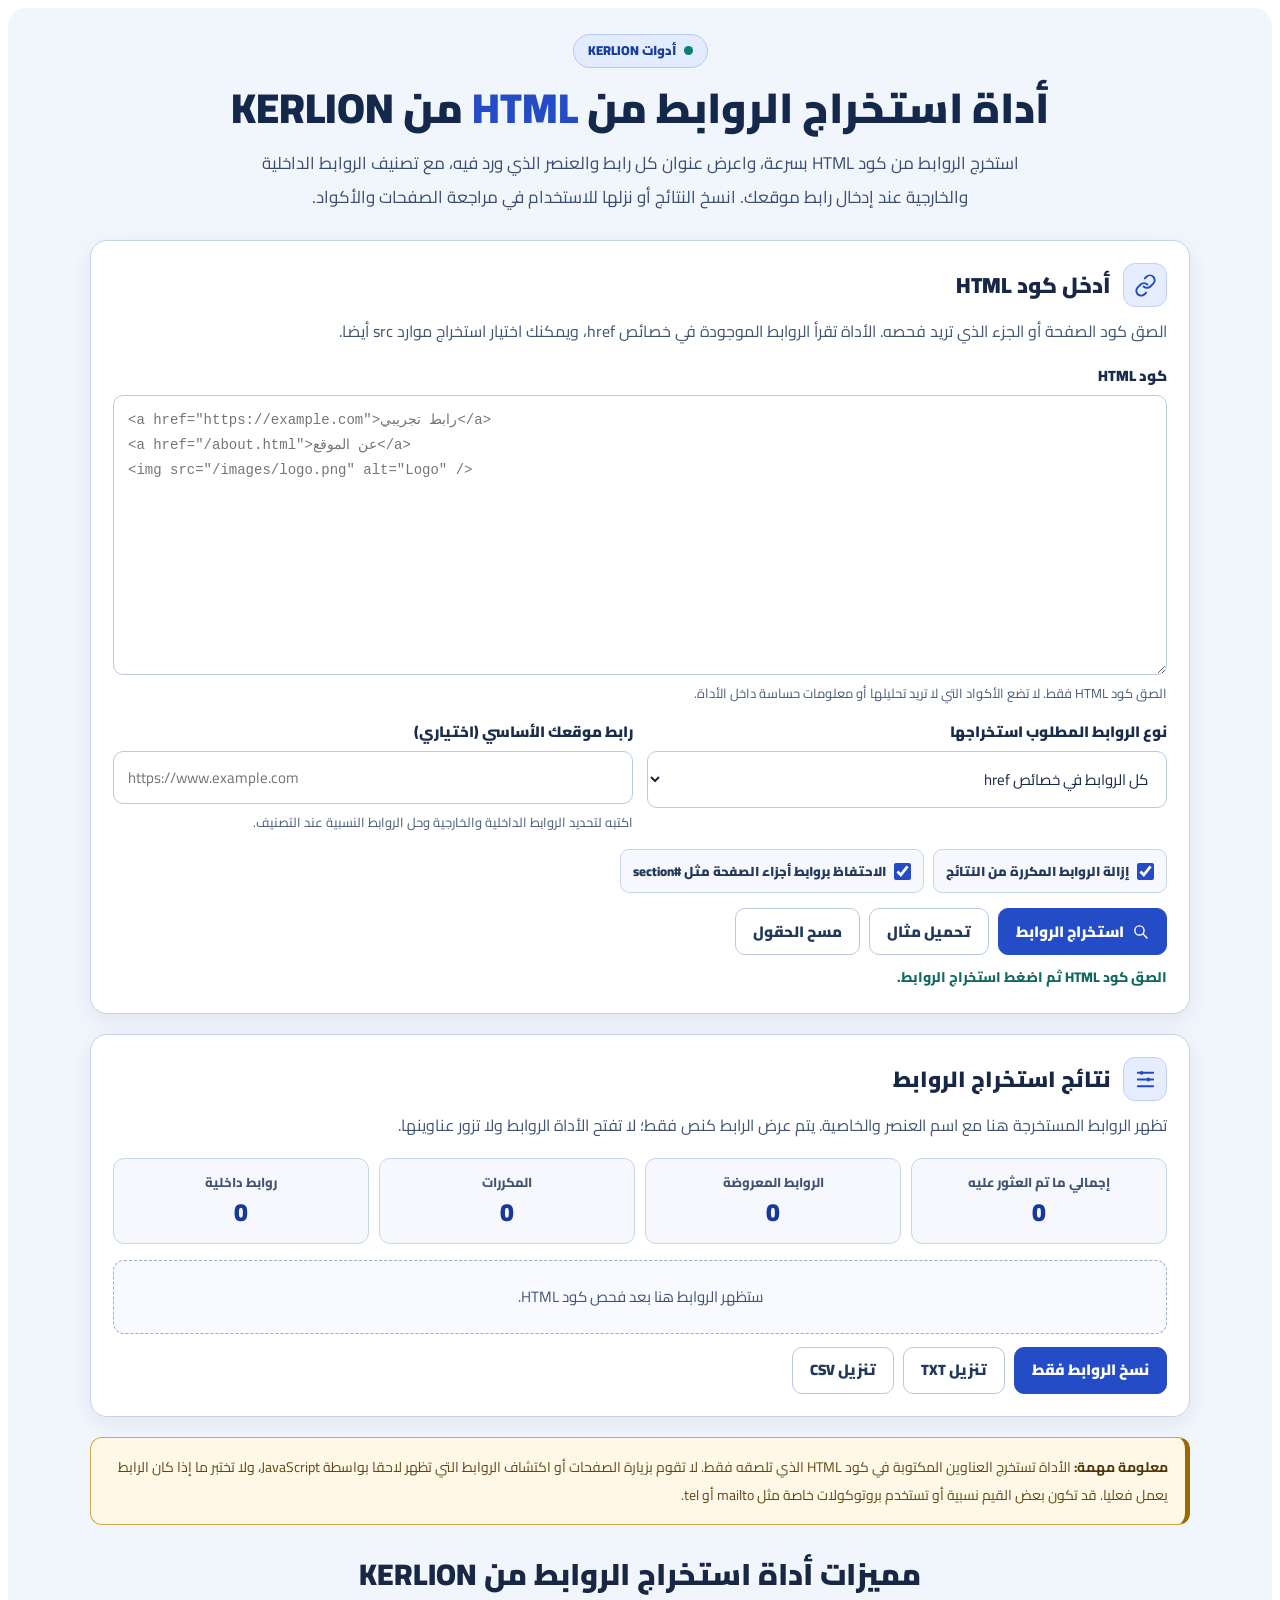
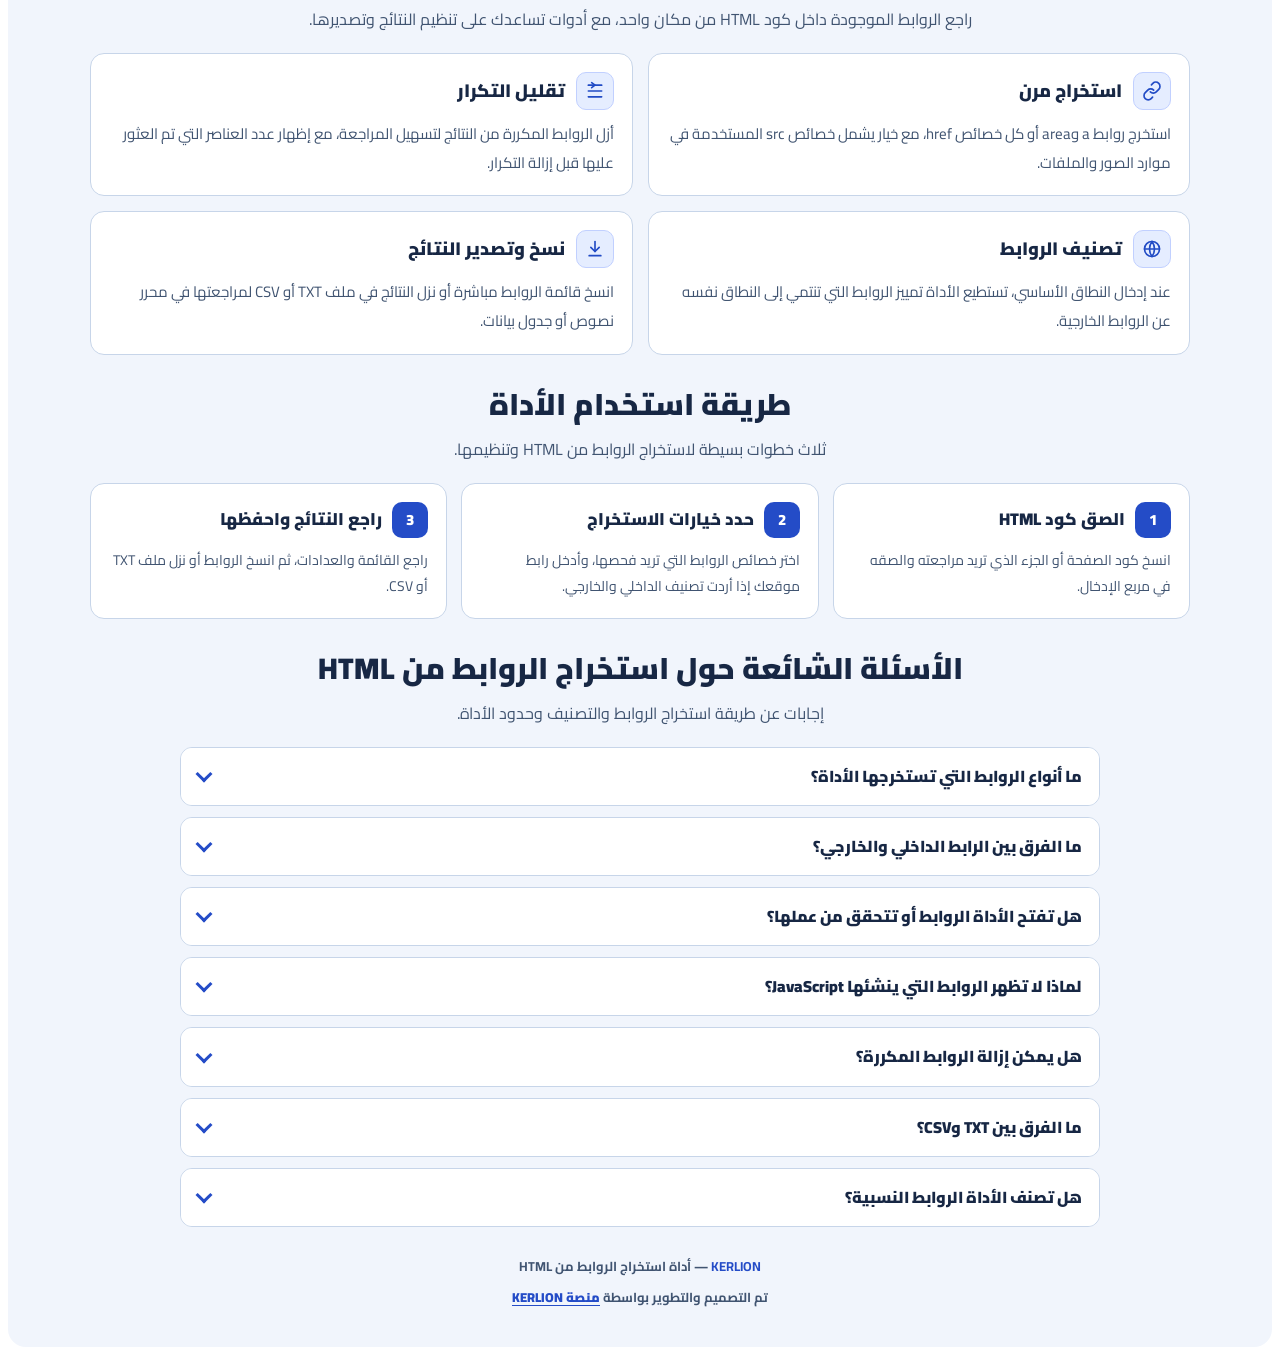
<file: tools/html-link-extractor/index.html>
<!-- KERLION HTML Link Extractor | Standalone source project -->
<!doctype html>
<html lang="ar" dir="rtl">
<head>
  <meta charset="utf-8">
  <meta name="viewport" content="width=device-width, initial-scale=1">
  <meta name="description" content="أداة KERLION لاستخراج الروابط من كود HTML وتصنيفها ونسخها وتصديرها.">
  <meta name="theme-color" content="#244cc7">
  <title>أداة استخراج الروابط من HTML | KERLION</title>
  <link rel="preconnect" href="https://fonts.googleapis.com">
  <link rel="preconnect" href="https://fonts.gstatic.com" crossorigin>
  <link href="https://fonts.googleapis.com/css2?family=Cairo:wght@400;600;700;800;900&display=swap" rel="stylesheet">
  <link rel="stylesheet" href="css/style.css">
</head>
<body>
<div class="kle-tool" dir="rtl" id="kLinkExtractor" lang="ar">
  <div class="kle-wrap">
    <header class="kle-hero">
      <span class="kle-badge"><span class="kle-dot"></span> أدوات KERLION</span>
      <h1 class="kle-title">أداة استخراج الروابط من <span>HTML</span> من KERLION</h1>
      <p class="kle-intro">استخرج الروابط من كود HTML بسرعة، واعرض عنوان كل رابط والعنصر الذي ورد فيه، مع تصنيف الروابط الداخلية والخارجية عند إدخال رابط موقعك. انسخ النتائج أو نزلها للاستخدام في مراجعة الصفحات والأكواد.</p>
    </header>

    <section aria-labelledby="kleInputTitle" class="kle-panel">
      <div class="kle-panel-head">
        <span aria-hidden="true" class="kle-icon">
          <svg viewBox="0 0 24 24"><path d="M10 13a5 5 0 0 0 7.1 0l3-3a5 5 0 0 0-7.1-7.1l-1.7 1.7"/><path d="M14 11a5 5 0 0 0-7.1 0l-3 3A5 5 0 0 0 11 21.1l1.7-1.7"/></svg>
        </span>
        <h2 class="kle-panel-title" id="kleInputTitle">أدخل كود HTML</h2>
      </div>
      <p class="kle-panel-desc">الصق كود الصفحة أو الجزء الذي تريد فحصه. الأداة تقرأ الروابط الموجودة في خصائص href، ويمكنك اختيار استخراج موارد src أيضا.</p>
      <div class="kle-field">
        <label class="kle-label" for="kleHtmlSource">كود HTML</label>
        <textarea class="kle-textarea kle-code" id="kleHtmlSource" placeholder="&lt;a href=&quot;https://example.com&quot;&gt;رابط تجريبي&lt;/a&gt;
&lt;a href=&quot;/about.html&quot;&gt;عن الموقع&lt;/a&gt;
&lt;img src=&quot;/images/logo.png&quot; alt=&quot;Logo&quot; /&gt;" spellcheck="false"></textarea>
        <span class="kle-help">الصق كود HTML فقط. لا تضع الأكواد التي لا تريد تحليلها أو معلومات حساسة داخل الأداة.</span>
      </div>

      <div class="kle-options">
        <div class="kle-field">
          <label class="kle-label" for="kleMode">نوع الروابط المطلوب استخراجها</label>
          <select class="kle-select" id="kleMode">
            <option value="anchors">روابط a و area فقط</option>
            <option selected value="href">كل الروابط في خصائص href</option>
            <option value="hrefsrc">روابط href وموارد src</option>
          </select>
        </div>
        <div class="kle-field">
          <label class="kle-label" for="kleBaseUrl">رابط موقعك الأساسي (اختياري)</label>
          <input class="kle-input" dir="ltr" id="kleBaseUrl" placeholder="https://www.example.com" type="url">
          <span class="kle-help">اكتبه لتحديد الروابط الداخلية والخارجية وحل الروابط النسبية عند التصنيف.</span>
        </div>
      </div>

      <div class="kle-checks">
        <label class="kle-check"><input checked id="kleUnique" type="checkbox"> إزالة الروابط المكررة من النتائج</label>
        <label class="kle-check"><input checked id="kleKeepFragments" type="checkbox"> الاحتفاظ بروابط أجزاء الصفحة مثل #section</label>
      </div>

      <div class="kle-buttons">
        <button class="kle-btn kle-btn-primary" id="kleExtract" type="button">
          <svg viewBox="0 0 24 24"><circle cx="10.5" cy="10.5" r="6.5"/><path d="m16 16 5 5"/></svg>
          استخراج الروابط
        </button>
        <button class="kle-btn" id="kleExample" type="button">تحميل مثال</button>
        <button class="kle-btn" id="kleClear" type="button">مسح الحقول</button>
      </div>
      <div aria-live="polite" class="kle-status" id="kleStatus" role="status">الصق كود HTML ثم اضغط استخراج الروابط.</div>
    </section>

    <section aria-labelledby="kleResultsTitle" class="kle-panel">
      <div class="kle-panel-head">
        <span aria-hidden="true" class="kle-icon">
          <svg viewBox="0 0 24 24"><path d="M4 5h16M4 12h16M4 19h16"/><circle cx="8" cy="5" r="1"/><circle cx="15" cy="12" r="1"/></svg>
        </span>
        <h2 class="kle-panel-title" id="kleResultsTitle">نتائج استخراج الروابط</h2>
      </div>
      <p class="kle-panel-desc">تظهر الروابط المستخرجة هنا مع اسم العنصر والخاصية. يتم عرض الرابط كنص فقط؛ لا تفتح الأداة الروابط ولا تزور عناوينها.</p>

      <div class="kle-summary" id="kleSummary">
        <div class="kle-summary-card"><span class="kle-summary-label">إجمالي ما تم العثور عليه</span><span class="kle-summary-value" id="kleTotal">0</span></div>
        <div class="kle-summary-card"><span class="kle-summary-label">الروابط المعروضة</span><span class="kle-summary-value" id="kleShown">0</span></div>
        <div class="kle-summary-card"><span class="kle-summary-label">المكررات</span><span class="kle-summary-value" id="kleDuplicates">0</span></div>
        <div class="kle-summary-card"><span class="kle-summary-label">روابط داخلية</span><span class="kle-summary-value" id="kleInternal">0</span></div>
      </div>

      <div class="kle-results" id="kleResults">
        <div class="kle-empty">ستظهر الروابط هنا بعد فحص كود HTML.</div>
      </div>

      <div class="kle-buttons">
        <button class="kle-btn kle-btn-primary" id="kleCopyLinks" type="button">نسخ الروابط فقط</button>
        <button class="kle-btn" id="kleDownloadTxt" type="button">تنزيل TXT</button>
        <button class="kle-btn" id="kleDownloadCsv" type="button">تنزيل CSV</button>
      </div>
    </section>

    <aside class="kle-note">
      <strong>معلومة مهمة:</strong> الأداة تستخرج العناوين المكتوبة في كود HTML الذي تلصقه فقط. لا تقوم بزيارة الصفحات أو اكتشاف الروابط التي تظهر لاحقا بواسطة JavaScript، ولا تختبر ما إذا كان الرابط يعمل فعليا. قد تكون بعض القيم نسبية أو تستخدم بروتوكولات خاصة مثل mailto أو tel.
    </aside>

    <section aria-labelledby="kleFeaturesTitle" class="kle-section">
      <h2 class="kle-section-title" id="kleFeaturesTitle">مميزات أداة استخراج الروابط من KERLION</h2>
      <p class="kle-section-desc">راجع الروابط الموجودة داخل كود HTML من مكان واحد، مع أدوات تساعدك على تنظيم النتائج وتصديرها.</p>
      <div class="kle-info-grid">
        <article class="kle-info-card">
          <div class="kle-info-head">
            <span aria-hidden="true" class="kle-small-icon"><svg viewBox="0 0 24 24"><path d="M10 13a5 5 0 0 0 7.1 0l3-3a5 5 0 0 0-7.1-7.1l-1.7 1.7"/><path d="M14 11a5 5 0 0 0-7.1 0l-3 3A5 5 0 0 0 11 21.1l1.7-1.7"/></svg></span>
            <h3>استخراج مرن</h3>
          </div>
          <p>استخرج روابط a وarea أو كل خصائص href، مع خيار يشمل خصائص src المستخدمة في موارد الصور والملفات.</p>
        </article>
        <article class="kle-info-card">
          <div class="kle-info-head">
            <span aria-hidden="true" class="kle-small-icon"><svg viewBox="0 0 24 24"><path d="M4 5h16M4 12h16M4 19h16"/><path d="m8 2 4 3-4 3"/></svg></span>
            <h3>تقليل التكرار</h3>
          </div>
          <p>أزل الروابط المكررة من النتائج لتسهيل المراجعة، مع إظهار عدد العناصر التي تم العثور عليها قبل إزالة التكرار.</p>
        </article>
        <article class="kle-info-card">
          <div class="kle-info-head">
            <span aria-hidden="true" class="kle-small-icon"><svg viewBox="0 0 24 24"><circle cx="12" cy="12" r="9"/><path d="M3 12h18M12 3a15 15 0 0 1 0 18M12 3a15 15 0 0 0 0 18"/></svg></span>
            <h3>تصنيف الروابط</h3>
          </div>
          <p>عند إدخال النطاق الأساسي، تستطيع الأداة تمييز الروابط التي تنتمي إلى النطاق نفسه عن الروابط الخارجية.</p>
        </article>
        <article class="kle-info-card">
          <div class="kle-info-head">
            <span aria-hidden="true" class="kle-small-icon"><svg viewBox="0 0 24 24"><path d="M12 3v12"/><path d="m7 10 5 5 5-5"/><path d="M5 20h14"/></svg></span>
            <h3>نسخ وتصدير النتائج</h3>
          </div>
          <p>انسخ قائمة الروابط مباشرة أو نزل النتائج في ملف TXT أو CSV لمراجعتها في محرر نصوص أو جدول بيانات.</p>
        </article>
      </div>
    </section>

    <section aria-labelledby="kleStepsTitle" class="kle-section">
      <h2 class="kle-section-title" id="kleStepsTitle">طريقة استخدام الأداة</h2>
      <p class="kle-section-desc">ثلاث خطوات بسيطة لاستخراج الروابط من HTML وتنظيمها.</p>
      <div class="kle-steps">
        <article class="kle-step">
          <div class="kle-step-head"><span class="kle-step-num">1</span><h3>الصق كود HTML</h3></div>
          <p>انسخ كود الصفحة أو الجزء الذي تريد مراجعته والصقه في مربع الإدخال.</p>
        </article>
        <article class="kle-step">
          <div class="kle-step-head"><span class="kle-step-num">2</span><h3>حدد خيارات الاستخراج</h3></div>
          <p>اختر خصائص الروابط التي تريد فحصها، وأدخل رابط موقعك إذا أردت تصنيف الداخلي والخارجي.</p>
        </article>
        <article class="kle-step">
          <div class="kle-step-head"><span class="kle-step-num">3</span><h3>راجع النتائج واحفظها</h3></div>
          <p>راجع القائمة والعدادات، ثم انسخ الروابط أو نزل ملف TXT أو CSV.</p>
        </article>
      </div>
    </section>

    <section aria-labelledby="kleFaqTitle" class="kle-section">
      <h2 class="kle-section-title" id="kleFaqTitle">الأسئلة الشائعة حول استخراج الروابط من HTML</h2>
      <p class="kle-section-desc">إجابات عن طريقة استخراج الروابط والتصنيف وحدود الأداة.</p>
      <div class="kle-faq">
        <details class="kle-faq-item">
          <summary><span>ما أنواع الروابط التي تستخرجها الأداة؟</span><span aria-hidden="true" class="kle-faq-arrow"></span></summary>
          <p class="kle-faq-answer">يمكنها استخراج روابط a وarea فقط، أو جميع خصائص href، أو الجمع بين href وsrc مثل روابط الصور والبرامج النصية ومصادر الوسائط.</p>
        </details>
        <details class="kle-faq-item">
          <summary><span>ما الفرق بين الرابط الداخلي والخارجي؟</span><span aria-hidden="true" class="kle-faq-arrow"></span></summary>
          <p class="kle-faq-answer">الرابط الداخلي يشير إلى النطاق نفسه الذي أدخلته، بينما يشير الرابط الخارجي إلى نطاق مختلف. أدخل رابط موقعك الأساسي للحصول على هذا التصنيف.</p>
        </details>
        <details class="kle-faq-item">
          <summary><span>هل تفتح الأداة الروابط أو تتحقق من عملها؟</span><span aria-hidden="true" class="kle-faq-arrow"></span></summary>
          <p class="kle-faq-answer">لا. الأداة تقرأ القيم الموجودة في HTML الذي تلصقه فقط، ولا تزور الروابط ولا تتحقق من رموز الاستجابة أو وجود الصفحة.</p>
        </details>
        <details class="kle-faq-item">
          <summary><span>لماذا لا تظهر الروابط التي ينشئها JavaScript؟</span><span aria-hidden="true" class="kle-faq-arrow"></span></summary>
          <p class="kle-faq-answer">لأن الأداة تحلل نص HTML كما تم لصقه، ولا تشغل كود الصفحة. إذا كان الرابط ينشأ أثناء تشغيل JavaScript، فلن يظهر إلا إذا كان موجودا داخل النص الذي أدخلته.</p>
        </details>
        <details class="kle-faq-item">
          <summary><span>هل يمكن إزالة الروابط المكررة؟</span><span aria-hidden="true" class="kle-faq-arrow"></span></summary>
          <p class="kle-faq-answer">نعم. خيار إزالة التكرار مفعل افتراضيا. يمكنك إلغاء تفعيله لعرض كل ظهور للرابط، حتى لو تكرر في أكثر من عنصر.</p>
        </details>
        <details class="kle-faq-item">
          <summary><span>ما الفرق بين TXT وCSV؟</span><span aria-hidden="true" class="kle-faq-arrow"></span></summary>
          <p class="kle-faq-answer">ملف TXT يحتوي على قائمة روابط بسيطة، بينما ملف CSV يضم الرابط والعنصر والخاصية ونوع الرابط، ويمكن فتحه في برامج الجداول.</p>
        </details>
        <details class="kle-faq-item">
          <summary><span>هل تصنف الأداة الروابط النسبية؟</span><span aria-hidden="true" class="kle-faq-arrow"></span></summary>
          <p class="kle-faq-answer">إذا أدخلت رابط الموقع الأساسي، تستطيع حل الروابط النسبية وتصنيفها مقارنة بالنطاق. من دون رابط أساسي تعرضها الأداة كما وردت في HTML من دون تخمين النطاق المقصود.</p>
        </details>
      </div>
    </section>

    <footer class="kle-footer">
      <strong>KERLION</strong> — أداة استخراج الروابط من HTML
      <div class="kle-credit">
        تم التصميم والتطوير بواسطة
        <a href="https://www.kerlionvip.com" target="_blank" rel="noopener noreferrer">منصة KERLION</a>
      </div>
    </footer>
  </div>
</div>
<script src="js/app.js" defer></script>
</body>
</html>
</file>
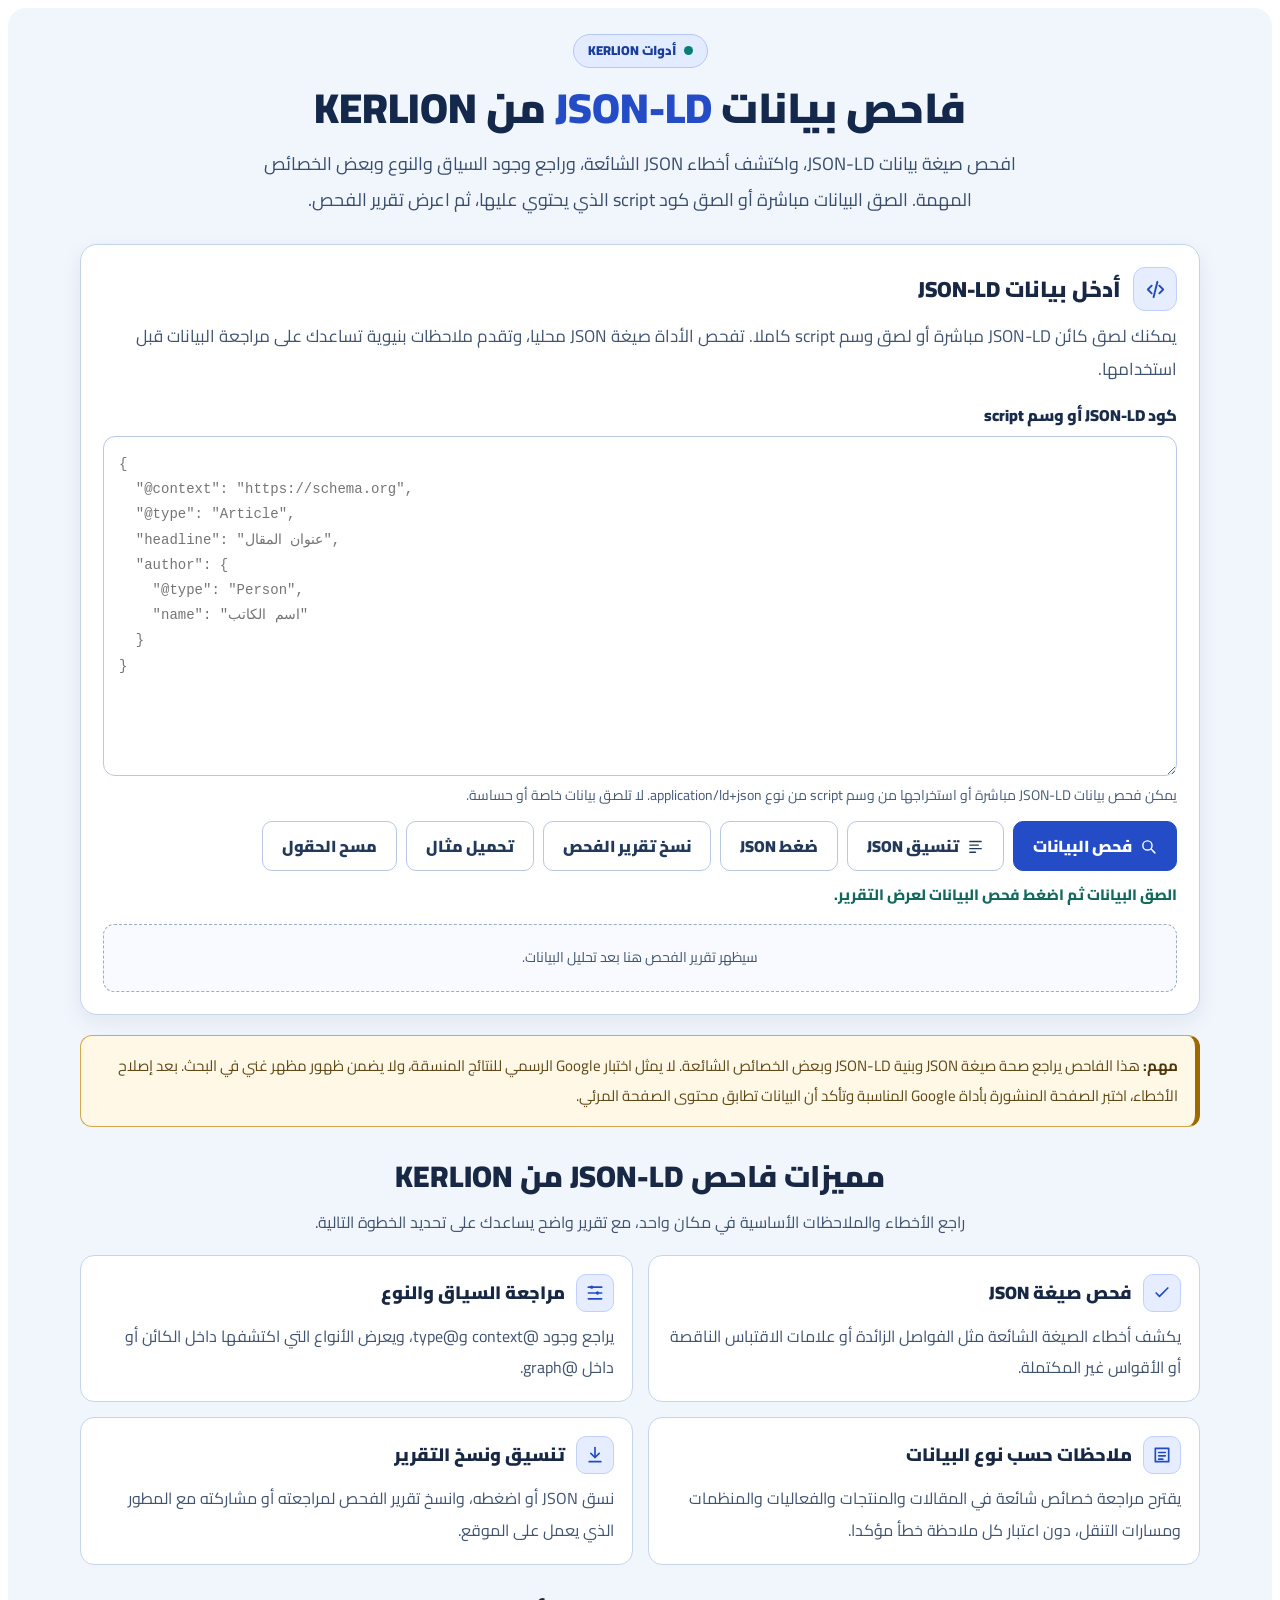
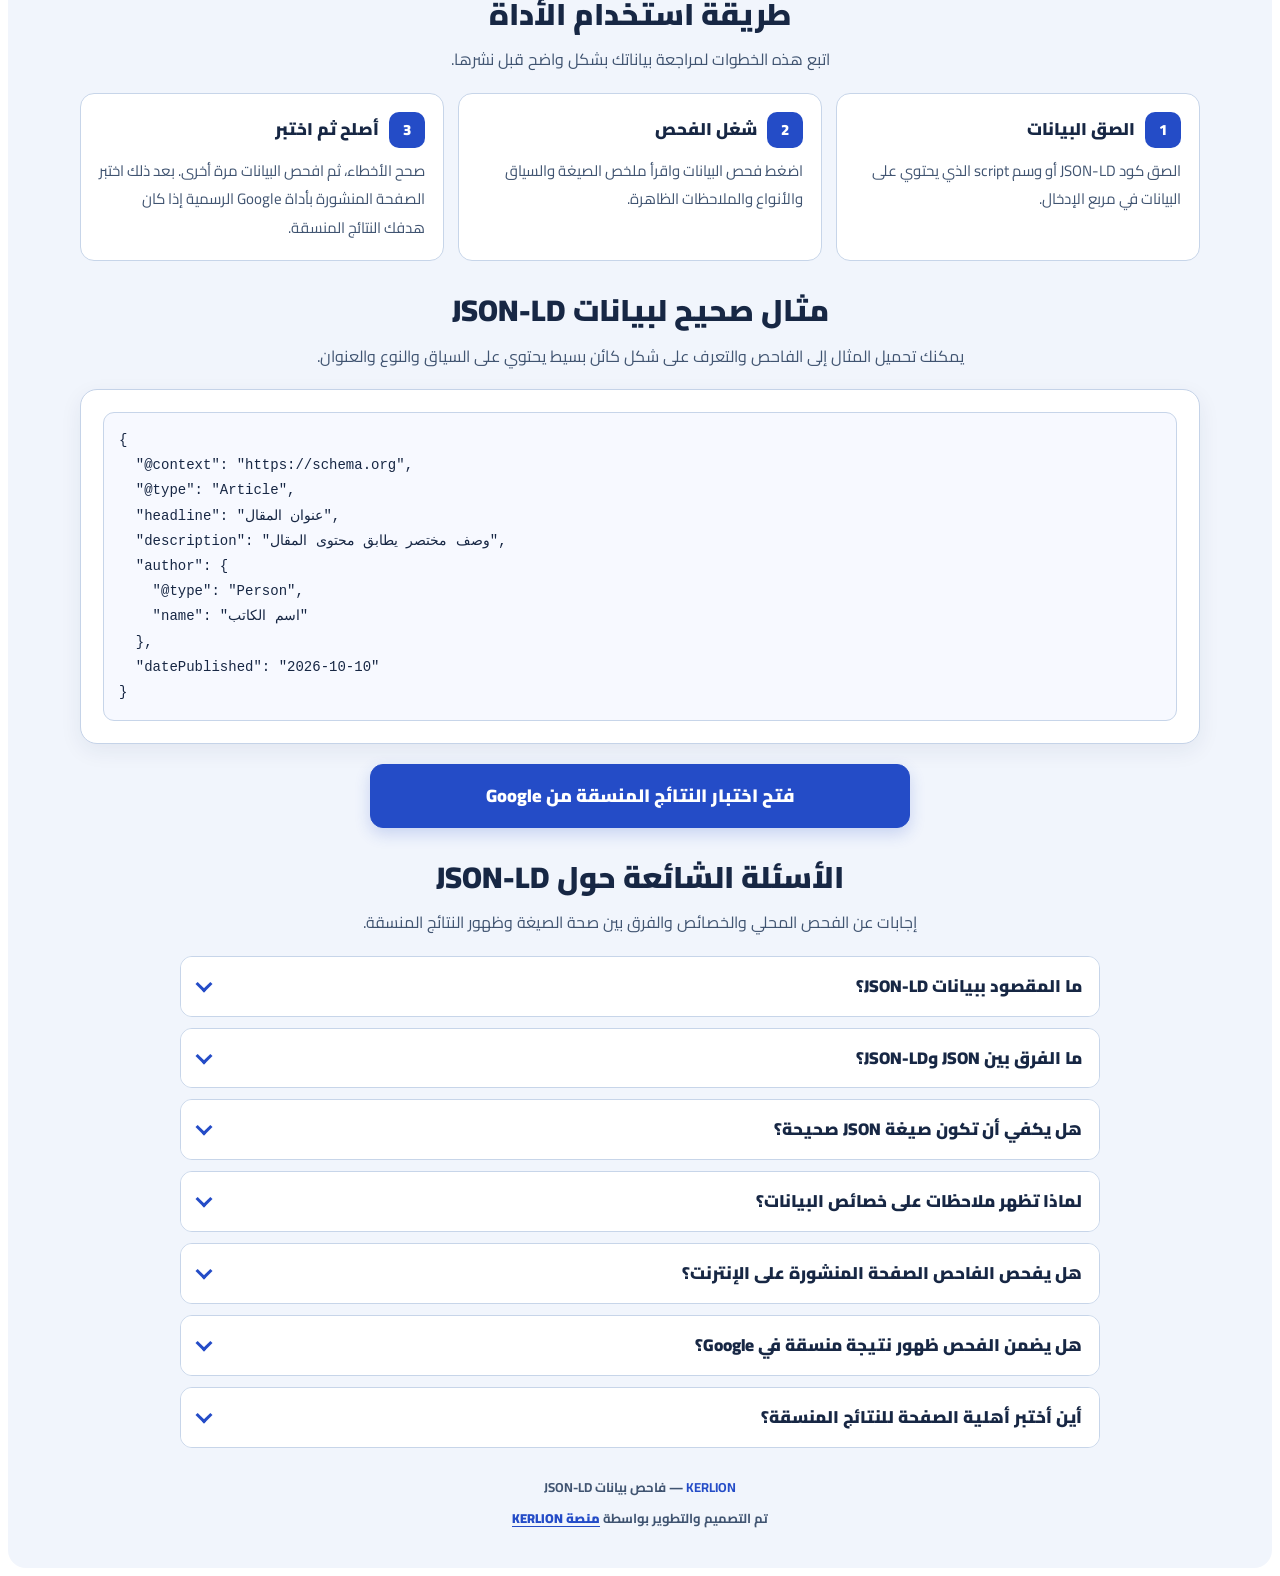
<file: tools/json-ld-data-validator/index.html>
<!doctype html>
<html lang="ar" dir="rtl">
<head>
  <meta charset="utf-8">
  <meta name="viewport" content="width=device-width, initial-scale=1">
  <meta name="description" content="فاحص بيانات JSON-LD من KERLION: أداة محلية لفحص صيغة JSON وبنية JSON-LD وتنسيق البيانات وضغطها.">
  <meta name="theme-color" content="#244cc7">
  <title>فاحص بيانات JSON-LD | KERLION</title>
  <link rel="preconnect" href="https://fonts.googleapis.com">
  <link rel="preconnect" href="https://fonts.gstatic.com" crossorigin>
  <link href="https://fonts.googleapis.com/css2?family=Cairo:wght@400;600;700;800;900&display=swap" rel="stylesheet">
  <link rel="stylesheet" href="css/style.css">
</head>
<body>
  <div id="kJsonLdChecker" class="kjc-tool" dir="rtl" lang="ar">
<div class="kjc-wrap">
    <header class="kjc-hero">
      <span class="kjc-badge"><span class="kjc-dot"></span> أدوات KERLION</span>
      <h1 class="kjc-title">فاحص بيانات <span>JSON-LD</span> من KERLION</h1>
      <p class="kjc-intro">افحص صيغة بيانات JSON-LD، واكتشف أخطاء JSON الشائعة، وراجع وجود السياق والنوع وبعض الخصائص المهمة. الصق البيانات مباشرة أو الصق كود script الذي يحتوي عليها، ثم اعرض تقرير الفحص.</p>
    </header>

    <section class="kjc-panel" aria-labelledby="kjcInputTitle">
      <div class="kjc-panel-head">
        <span class="kjc-icon" aria-hidden="true">
          <svg viewBox="0 0 24 24"><path d="m8 8-4 4 4 4"/><path d="m16 8 4 4-4 4"/><path d="m14 4-4 16"/></svg>
        </span>
        <h2 class="kjc-panel-title" id="kjcInputTitle">أدخل بيانات JSON-LD</h2>
      </div>
      <p class="kjc-panel-desc">يمكنك لصق كائن JSON-LD مباشرة أو لصق وسم script كاملا. تفحص الأداة صيغة JSON محليا، وتقدم ملاحظات بنيوية تساعدك على مراجعة البيانات قبل استخدامها.</p>

      <label class="kjc-label" for="kjcSource">كود JSON-LD أو وسم script</label>
      <textarea class="kjc-textarea" id="kjcSource" spellcheck="false" placeholder='{
  "@context": "https://schema.org",
  "@type": "Article",
  "headline": "عنوان المقال",
  "author": {
    "@type": "Person",
    "name": "اسم الكاتب"
  }
}'></textarea>
      <span class="kjc-help">يمكن فحص بيانات JSON-LD مباشرة أو استخراجها من وسم script من نوع application/ld+json. لا تلصق بيانات خاصة أو حساسة.</span>

      <div class="kjc-buttons">
        <button class="kjc-btn kjc-btn-primary" type="button" id="kjcCheck">
          <svg viewBox="0 0 24 24"><circle cx="10.5" cy="10.5" r="6.5"/><path d="m16 16 5 5"/></svg>
          فحص البيانات
        </button>
        <button class="kjc-btn" type="button" id="kjcFormat">
          <svg viewBox="0 0 24 24"><path d="M4 5h16M4 10h12M4 15h16M4 20h8"/></svg>
          تنسيق JSON
        </button>
        <button class="kjc-btn" type="button" id="kjcMinify">ضغط JSON</button>
        <button class="kjc-btn" type="button" id="kjcCopyReport">نسخ تقرير الفحص</button>
        <button class="kjc-btn" type="button" id="kjcExample">تحميل مثال</button>
        <button class="kjc-btn" type="button" id="kjcClear">مسح الحقول</button>
      </div>
      <div class="kjc-status" id="kjcStatus" role="status" aria-live="polite">الصق البيانات ثم اضغط فحص البيانات لعرض التقرير.</div>
      <div class="kjc-results" id="kjcResults" aria-live="polite">
        <div class="kjc-empty">سيظهر تقرير الفحص هنا بعد تحليل البيانات.</div>
      </div>
    </section>

    <aside class="kjc-note">
      <strong>مهم:</strong> هذا الفاحص يراجع صحة صيغة JSON وبنية JSON-LD وبعض الخصائص الشائعة. لا يمثل اختبار Google الرسمي للنتائج المنسقة، ولا يضمن ظهور مظهر غني في البحث. بعد إصلاح الأخطاء، اختبر الصفحة المنشورة بأداة Google المناسبة وتأكد أن البيانات تطابق محتوى الصفحة المرئي.
    </aside>

    <section class="kjc-section" aria-labelledby="kjcFeaturesTitle">
      <h2 class="kjc-section-title" id="kjcFeaturesTitle">مميزات فاحص JSON-LD من KERLION</h2>
      <p class="kjc-section-desc">راجع الأخطاء والملاحظات الأساسية في مكان واحد، مع تقرير واضح يساعدك على تحديد الخطوة التالية.</p>
      <div class="kjc-info-grid">
        <article class="kjc-info-card">
          <div class="kjc-info-head">
            <span class="kjc-small-icon" aria-hidden="true"><svg viewBox="0 0 24 24"><path d="m5 12 4 4L19 6"/></svg></span>
            <h3>فحص صيغة JSON</h3>
          </div>
          <p>يكشف أخطاء الصيغة الشائعة مثل الفواصل الزائدة أو علامات الاقتباس الناقصة أو الأقواس غير المكتملة.</p>
        </article>
        <article class="kjc-info-card">
          <div class="kjc-info-head">
            <span class="kjc-small-icon" aria-hidden="true"><svg viewBox="0 0 24 24"><path d="M4 5h16M4 12h16M4 19h16"/><circle cx="8" cy="5" r="1"/><circle cx="15" cy="12" r="1"/></svg></span>
            <h3>مراجعة السياق والنوع</h3>
          </div>
          <p>يراجع وجود @context و@type، ويعرض الأنواع التي اكتشفها داخل الكائن أو داخل @graph.</p>
        </article>
        <article class="kjc-info-card">
          <div class="kjc-info-head">
            <span class="kjc-small-icon" aria-hidden="true"><svg viewBox="0 0 24 24"><path d="M4 4h16v16H4z"/><path d="M8 9h8M8 13h8M8 17h5"/></svg></span>
            <h3>ملاحظات حسب نوع البيانات</h3>
          </div>
          <p>يقترح مراجعة خصائص شائعة في المقالات والمنتجات والفعاليات والمنظمات ومسارات التنقل، دون اعتبار كل ملاحظة خطأ مؤكدا.</p>
        </article>
        <article class="kjc-info-card">
          <div class="kjc-info-head">
            <span class="kjc-small-icon" aria-hidden="true"><svg viewBox="0 0 24 24"><path d="M12 3v12"/><path d="m7 10 5 5 5-5"/><path d="M5 20h14"/></svg></span>
            <h3>تنسيق ونسخ التقرير</h3>
          </div>
          <p>نسق JSON أو اضغطه، وانسخ تقرير الفحص لمراجعته أو مشاركته مع المطور الذي يعمل على الموقع.</p>
        </article>
      </div>
    </section>

    <section class="kjc-section" aria-labelledby="kjcStepsTitle">
      <h2 class="kjc-section-title" id="kjcStepsTitle">طريقة استخدام الأداة</h2>
      <p class="kjc-section-desc">اتبع هذه الخطوات لمراجعة بياناتك بشكل واضح قبل نشرها.</p>
      <div class="kjc-steps">
        <article class="kjc-step">
          <div class="kjc-step-head"><span class="kjc-step-num">1</span><h3>الصق البيانات</h3></div>
          <p>الصق كود JSON-LD أو وسم script الذي يحتوي على البيانات في مربع الإدخال.</p>
        </article>
        <article class="kjc-step">
          <div class="kjc-step-head"><span class="kjc-step-num">2</span><h3>شغل الفحص</h3></div>
          <p>اضغط فحص البيانات واقرأ ملخص الصيغة والسياق والأنواع والملاحظات الظاهرة.</p>
        </article>
        <article class="kjc-step">
          <div class="kjc-step-head"><span class="kjc-step-num">3</span><h3>أصلح ثم اختبر</h3></div>
          <p>صحح الأخطاء، ثم افحص البيانات مرة أخرى. بعد ذلك اختبر الصفحة المنشورة بأداة Google الرسمية إذا كان هدفك النتائج المنسقة.</p>
        </article>
      </div>
    </section>

    <section class="kjc-section" aria-labelledby="kjcExamplesTitle">
      <h2 class="kjc-section-title" id="kjcExamplesTitle">مثال صحيح لبيانات JSON-LD</h2>
      <p class="kjc-section-desc">يمكنك تحميل المثال إلى الفاحص والتعرف على شكل كائن بسيط يحتوي على السياق والنوع والعنوان.</p>
      <div class="kjc-panel">
        <pre style="margin:0!important;padding:15px!important;border:1px solid #c7d5e9!important;border-radius:11px!important;background:#f7f9ff!important;color:#172744!important;direction:ltr!important;text-align:left!important;white-space:pre-wrap!important;overflow-wrap:anywhere!important;font:14px/1.8 Consolas,Monaco,'Courier New',monospace!important">{
  "@context": "https://schema.org",
  "@type": "Article",
  "headline": "عنوان المقال",
  "description": "وصف مختصر يطابق محتوى المقال",
  "author": {
    "@type": "Person",
    "name": "اسم الكاتب"
  },
  "datePublished": "2026-10-10"
}</pre>
      </div>
    </section>

    <div class="kjc-google-cta">
      <a class="kjc-btn kjc-btn-primary" href="https://search.google.com/test/rich-results" target="_blank" rel="noopener noreferrer">
        فتح اختبار النتائج المنسقة من Google
      </a>
    </div>

    <section class="kjc-section" aria-labelledby="kjcFaqTitle">
      <h2 class="kjc-section-title" id="kjcFaqTitle">الأسئلة الشائعة حول JSON-LD</h2>
      <p class="kjc-section-desc">إجابات عن الفحص المحلي والخصائص والفرق بين صحة الصيغة وظهور النتائج المنسقة.</p>
      <div class="kjc-faq">
        <details class="kjc-faq-item">
          <summary><span>ما المقصود ببيانات JSON-LD؟</span><span class="kjc-faq-arrow" aria-hidden="true"></span></summary>
          <p class="kjc-faq-answer">JSON-LD طريقة لتمثيل البيانات المنظمة بصيغة JSON وربطها بمفردات مثل Schema.org حتى تتمكن الأنظمة من فهم معلومات الصفحة بشكل أوضح.</p>
        </details>
        <details class="kjc-faq-item">
          <summary><span>ما الفرق بين JSON وJSON-LD؟</span><span class="kjc-faq-arrow" aria-hidden="true"></span></summary>
          <p class="kjc-faq-answer">JSON صيغة عامة لتبادل البيانات. أما JSON-LD فيستخدم بنية JSON مع مفاتيح مثل @context و@type لتحديد معنى البيانات وربطها بمفردات منظمة.</p>
        </details>
        <details class="kjc-faq-item">
          <summary><span>هل يكفي أن تكون صيغة JSON صحيحة؟</span><span class="kjc-faq-arrow" aria-hidden="true"></span></summary>
          <p class="kjc-faq-answer">صحة JSON خطوة أساسية لكنها لا تثبت وحدها أن البيانات مناسبة لنوع Schema.org أو مستوفية متطلبات ميزة محددة في Google. قد تحتاج إلى مراجعة الخصائص والسياسات والصفحة المنشورة.</p>
        </details>
        <details class="kjc-faq-item">
          <summary><span>لماذا تظهر ملاحظات على خصائص البيانات؟</span><span class="kjc-faq-arrow" aria-hidden="true"></span></summary>
          <p class="kjc-faq-answer">تقدم الأداة اقتراحات أولية حول خصائص شائعة حسب النوع المكتشف. ليست كل خاصية مقترحة إلزامية في كل حالة، لذلك راجع نوع البيانات والغرض منها قبل تعديلها.</p>
        </details>
        <details class="kjc-faq-item">
          <summary><span>هل يفحص الفاحص الصفحة المنشورة على الإنترنت؟</span><span class="kjc-faq-arrow" aria-hidden="true"></span></summary>
          <p class="kjc-faq-answer">لا، يفحص الكود الذي تلصقه في الأداة. لا يزور عنوان الصفحة ولا يفحص نسخة الكود الموجودة فعليا في الموقع أو البيانات المخزنة مؤقتا لدى Google.</p>
        </details>
        <details class="kjc-faq-item">
          <summary><span>هل يضمن الفحص ظهور نتيجة منسقة في Google؟</span><span class="kjc-faq-arrow" aria-hidden="true"></span></summary>
          <p class="kjc-faq-answer">لا. ظهور النتائج المنسقة يعتمد على نوع الميزة وأهلية الصفحة وجودة البيانات وسياسات Google، وحتى البيانات الصحيحة قد لا تظهر بشكل غني في نتائج البحث.</p>
        </details>
        <details class="kjc-faq-item">
          <summary><span>أين أختبر أهلية الصفحة للنتائج المنسقة؟</span><span class="kjc-faq-arrow" aria-hidden="true"></span></summary>
          <p class="kjc-faq-answer">بعد فحص الصيغة، اختبر عنوان الصفحة المنشورة أو الكود باستخدام اختبار النتائج المنسقة من Google، ثم راجع تقرير الفهرسة والتحسينات المتاح في Search Console عند انطباقه.</p>
        </details>
      </div>

    </section>

    <footer class="kjc-footer">
      <strong style="color:#244cc7!important">KERLION</strong> — فاحص بيانات JSON-LD
      <div class="kjc-credit">
        تم التصميم والتطوير بواسطة
        <a href="https://www.kerlionvip.com" target="_blank" rel="noopener noreferrer">منصة KERLION</a>
      </div>
    </footer>
  </div>
  </div>
  <script src="js/app.js" defer></script>
</body>
</html>
</file>
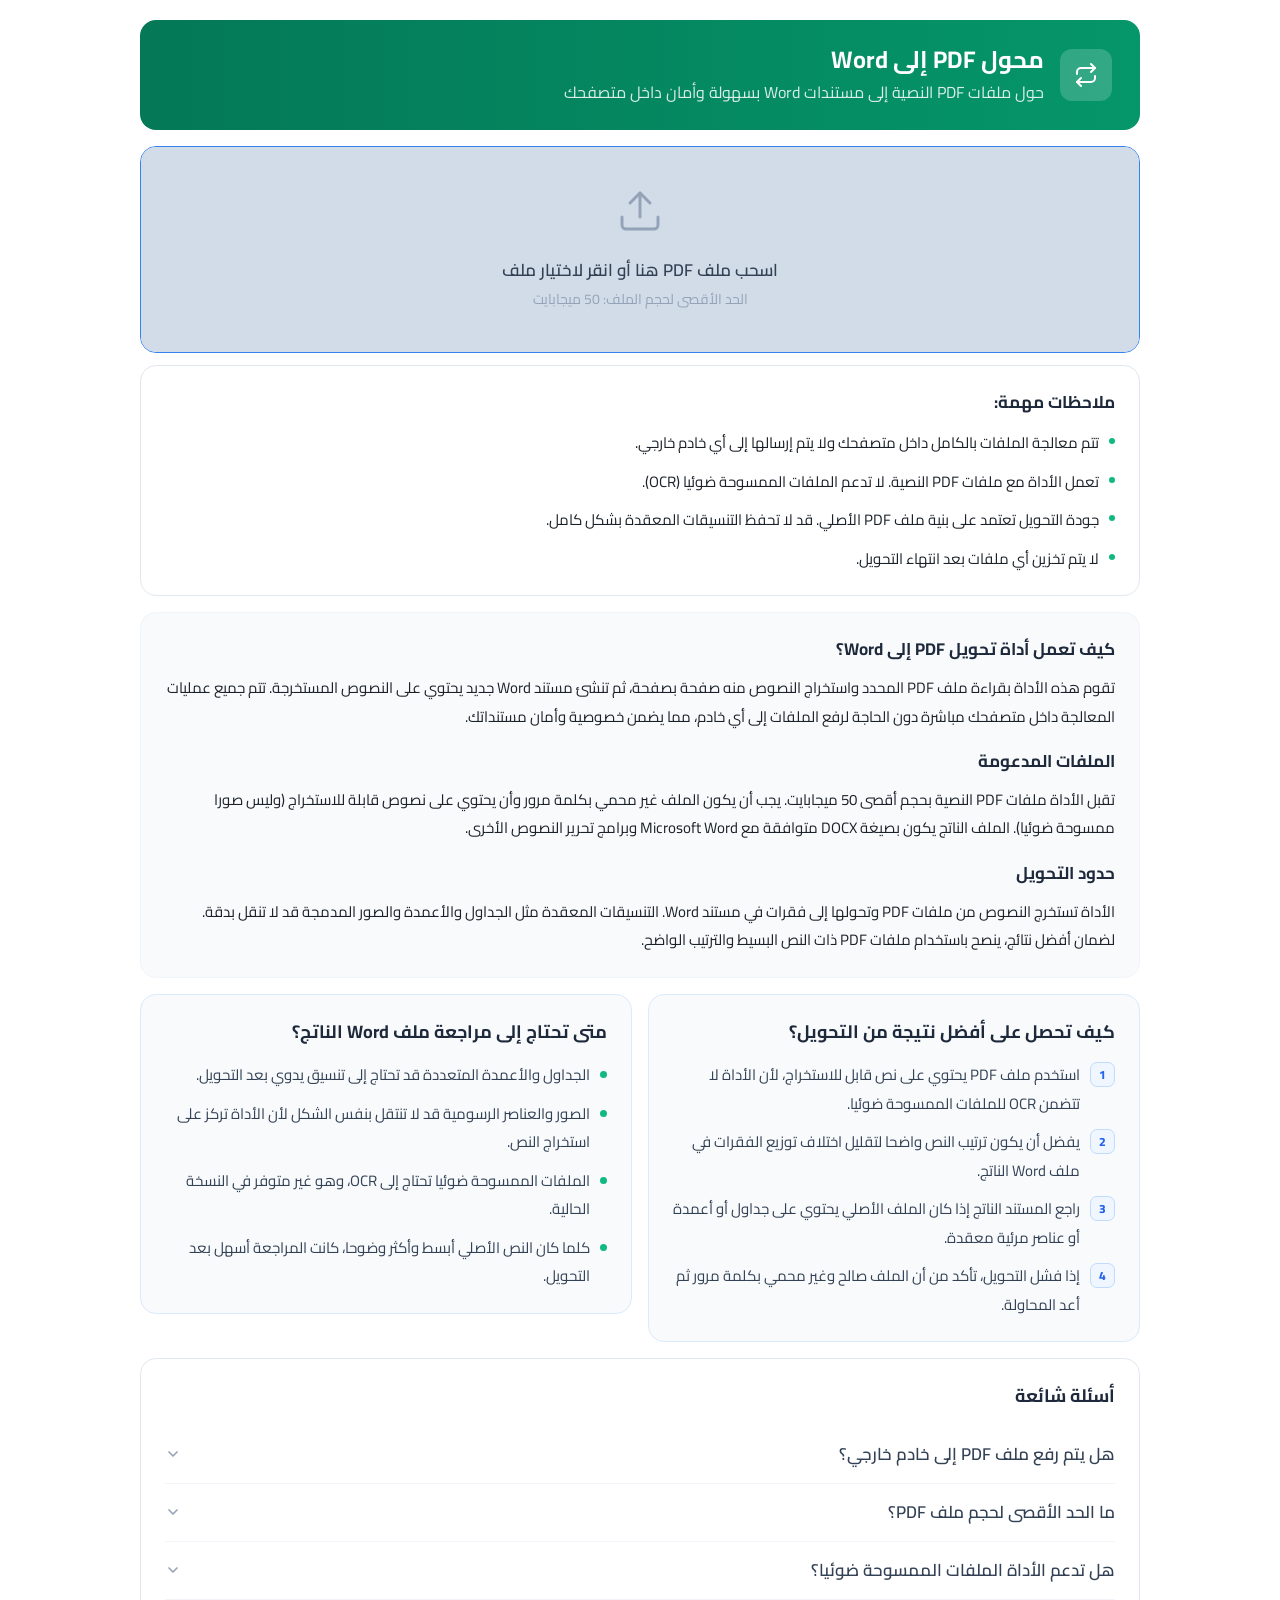
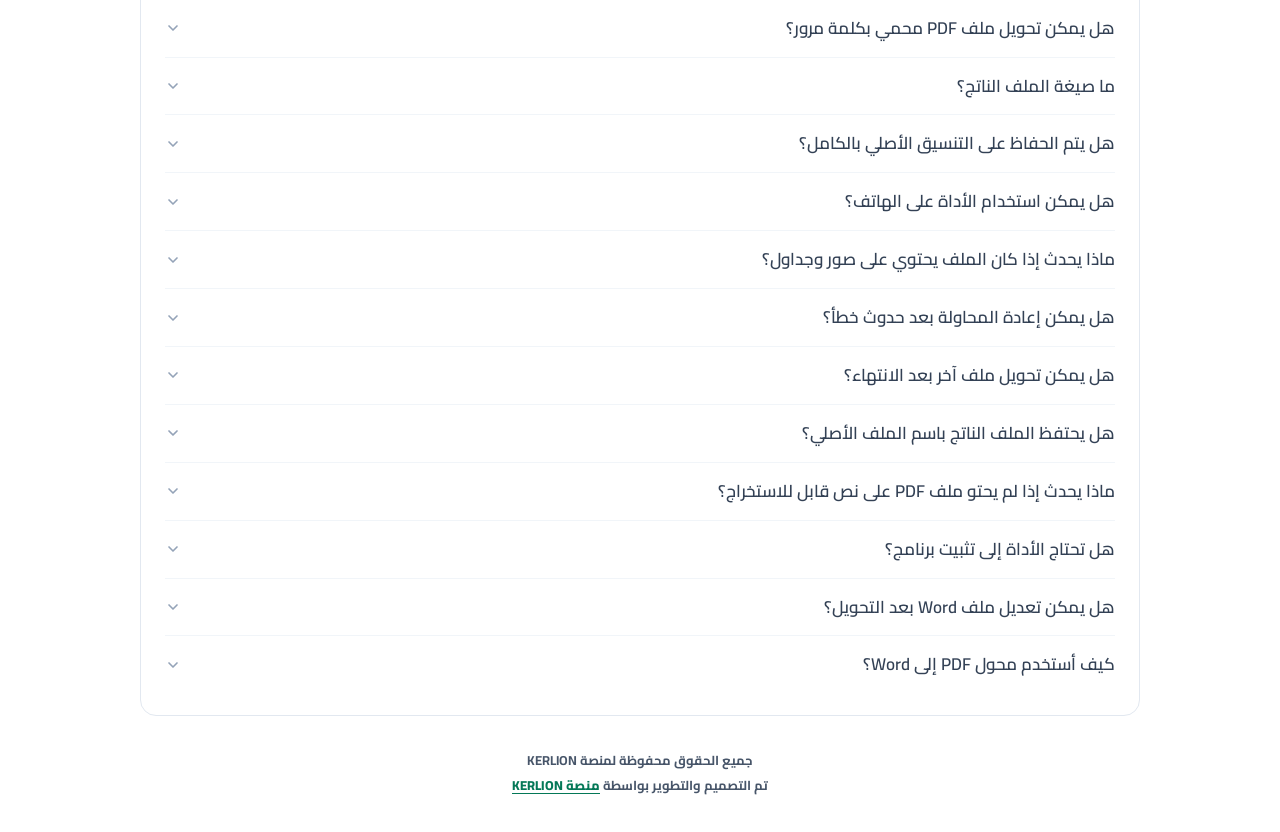
<file: tools/pdf-to-word-converter/index.html>
<!doctype html>
<html lang="ar" dir="rtl">
<head>
  <meta charset="utf-8">
  <meta name="viewport" content="width=device-width, initial-scale=1">
  <meta name="description" content="حوّل ملفات PDF النصية إلى مستندات Word DOCX داخل متصفحك باستخدام أداة KERLION.">
  <meta name="theme-color" content="#047857">
  <title>محول PDF إلى Word | KERLION</title>
  <link rel="preconnect" href="https://fonts.googleapis.com">
  <link rel="preconnect" href="https://fonts.gstatic.com" crossorigin>
  <link href="https://fonts.googleapis.com/css2?family=Cairo:wght@400;500;600;700;800&display=swap" rel="stylesheet">
  <link rel="stylesheet" href="css/style.css">
</head>
<body>
<div class="krl-pdfword-app" id="kerlionPdfWordConverter" dir="rtl" lang="ar">

  <!-- Header -->
  <div class="krl-pdfword-header">
    <div class="krl-pdfword-header-icon">
      <svg width="24" height="24" viewBox="0 0 24 24"><polyline points="17 1 21 5 17 9"></polyline><path d="M3 11V9a4 4 0 0 1 4-4h14"></path><polyline points="7 23 3 19 7 15"></polyline><path d="M21 13v2a4 4 0 0 1-4 4H3"></path></svg>
    </div>
    <div class="krl-pdfword-header-text">
      <p class="krl-pdfword-title">محول PDF إلى Word</p>
      <p class="krl-pdfword-subtitle">حول ملفات PDF النصية إلى مستندات Word بسهولة وأمان داخل متصفحك</p>
    </div>
  </div>

  <!-- Upload Zone -->
  <div class="krl-pdfword-upload-card">
    <div class="krl-pdfword-drop-zone" role="button" tabindex="0" aria-label="اسحب ملف PDF هنا أو انقر لاختيار ملف">
      <div class="krl-pdfword-upload-icon">
        <svg width="48" height="48" viewBox="0 0 24 24" fill="none" stroke="currentColor" stroke-width="1.5" stroke-linecap="round" stroke-linejoin="round"><path d="M21 15v4a2 2 0 0 1-2 2H5a2 2 0 0 1-2-2v-4"></path><polyline points="17 8 12 3 7 8"></polyline><line x1="12" y1="3" x2="12" y2="15"></line></svg>
      </div>
      <p class="krl-pdfword-upload-text">اسحب ملف PDF هنا أو انقر لاختيار ملف</p>
      <p class="krl-pdfword-upload-hint">الحد الأقصى لحجم الملف: 50 ميجابايت</p>
    </div>
    <input type="file" class="krl-pdfword-file-input" accept=".pdf,application/pdf" aria-label="اختيار ملف PDF">
  </div>

  <!-- Error Message -->
  <div class="krl-pdfword-error-msg" role="alert">
    <span class="krl-pdfword-error-icon">
      <svg width="18" height="18" viewBox="0 0 24 24" fill="none" stroke="currentColor" stroke-width="2" stroke-linecap="round" stroke-linejoin="round"><circle cx="12" cy="12" r="10"></circle><line x1="15" y1="9" x2="9" y2="15"></line><line x1="9" y1="9" x2="15" y2="15"></line></svg>
    </span>
    <p class="krl-pdfword-error-text"></p>
  </div>

  <!-- File Info -->
  <div class="krl-pdfword-file-info">
    <span class="krl-pdfword-file-icon">
      <svg width="22" height="22" viewBox="0 0 24 24" fill="none" stroke="currentColor" stroke-width="2" stroke-linecap="round" stroke-linejoin="round"><path d="M14 2H6a2 2 0 0 0-2 2v16a2 2 0 0 0 2 2h12a2 2 0 0 0 2-2V8z"></path><polyline points="14 2 14 8 20 8"></polyline><line x1="16" y1="13" x2="8" y2="13"></line><line x1="16" y1="17" x2="8" y2="17"></line></svg>
    </span>
    <div class="krl-pdfword-file-details">
      <p class="krl-pdfword-filename"></p>
      <p class="krl-pdfword-filesize"></p>
    </div>
    <button type="button" class="krl-pdfword-remove-btn" aria-label="إزالة الملف">
      <svg width="18" height="18" viewBox="0 0 24 24" fill="none" stroke="currentColor" stroke-width="2" stroke-linecap="round" stroke-linejoin="round"><line x1="18" y1="6" x2="6" y2="18"></line><line x1="6" y1="6" x2="18" y2="18"></line></svg>
    </button>
  </div>

  <!-- Convert Button -->
  <div class="krl-pdfword-convert-section">
    <button type="button" class="krl-pdfword-convert-btn" aria-label="بدء تحويل الملف إلى Word">
      <svg width="20" height="20" viewBox="0 0 24 24" fill="none" stroke="currentColor" stroke-width="2" stroke-linecap="round" stroke-linejoin="round"><polyline points="17 1 21 5 17 9"></polyline><path d="M3 11V9a4 4 0 0 1 4-4h14"></path><polyline points="7 23 3 19 7 15"></polyline><path d="M21 13v2a4 4 0 0 1-4 4H3"></path></svg>
      بدء التحويل
    </button>
  </div>

  <!-- Progress -->
  <div class="krl-pdfword-progress-section">
    <div class="krl-pdfword-progress-top">
      <p class="krl-pdfword-progress-label">جاري التحويل...</p>
      <p class="krl-pdfword-progress-pct">0%</p>
    </div>
    <div class="krl-pdfword-progress-bar" role="progressbar" aria-valuenow="0" aria-valuemin="0" aria-valuemax="100">
      <div class="krl-pdfword-progress-fill"></div>
    </div>
    <p class="krl-pdfword-progress-msg"></p>
  </div>

  <!-- Success -->
  <div class="krl-pdfword-success-section">
    <div class="krl-pdfword-success-row">
      <span class="krl-pdfword-success-check">
        <svg width="22" height="22" viewBox="0 0 24 24" fill="none" stroke="currentColor" stroke-width="2" stroke-linecap="round" stroke-linejoin="round"><path d="M22 11.08V12a10 10 0 1 1-5.93-9.14"></path><polyline points="22 4 12 14.01 9 11.01"></polyline></svg>
      </span>
      <p class="krl-pdfword-success-msg">تم التحويل بنجاح!</p>
    </div>
    <div class="krl-pdfword-btns-row">
      <button type="button" class="krl-pdfword-download-btn" aria-label="تنزيل ملف Word">
        <svg width="20" height="20" viewBox="0 0 24 24" fill="none" stroke="currentColor" stroke-width="2" stroke-linecap="round" stroke-linejoin="round"><path d="M21 15v4a2 2 0 0 1-2 2H5a2 2 0 0 1-2-2v-4"></path><polyline points="7 10 12 15 17 10"></polyline><line x1="12" y1="15" x2="12" y2="3"></line></svg>
        تنزيل ملف Word
      </button>
      <button type="button" class="krl-pdfword-again-btn" aria-label="تحويل ملف آخر">تحويل ملف آخر</button>
    </div>
    <p class="krl-pdfword-output-name"></p>
  </div>

  <!-- Retry -->
  <div class="krl-pdfword-retry-section">
    <button type="button" class="krl-pdfword-retry-btn" aria-label="المحاولة مرة أخرى">المحاولة مرة أخرى</button>
  </div>

  <!-- Notes -->
  <div class="krl-pdfword-notes">
    <p class="krl-pdfword-notes-title">ملاحظات مهمة:</p>
    <div class="krl-pdfword-note-item">
      <span class="krl-pdfword-note-dot"></span>
      <span class="krl-pdfword-note-text">تتم معالجة الملفات بالكامل داخل متصفحك ولا يتم إرسالها إلى أي خادم خارجي.</span>
    </div>
    <div class="krl-pdfword-note-item">
      <span class="krl-pdfword-note-dot"></span>
      <span class="krl-pdfword-note-text">تعمل الأداة مع ملفات PDF النصية. لا تدعم الملفات الممسوحة ضوئيا (OCR).</span>
    </div>
    <div class="krl-pdfword-note-item">
      <span class="krl-pdfword-note-dot"></span>
      <span class="krl-pdfword-note-text">جودة التحويل تعتمد على بنية ملف PDF الأصلي. قد لا تحفظ التنسيقات المعقدة بشكل كامل.</span>
    </div>
    <div class="krl-pdfword-note-item">
      <span class="krl-pdfword-note-dot"></span>
      <span class="krl-pdfword-note-text">لا يتم تخزين أي ملفات بعد انتهاء التحويل.</span>
    </div>
  </div>

  <!-- SEO Content -->
  <div class="krl-pdfword-seo">
    <p class="krl-pdfword-seo-title">كيف تعمل أداة تحويل PDF إلى Word؟</p>
    <p class="krl-pdfword-seo-p">تقوم هذه الأداة بقراءة ملف PDF المحدد واستخراج النصوص منه صفحة بصفحة، ثم تنشئ مستند Word جديد يحتوي على النصوص المستخرجة. تتم جميع عمليات المعالجة داخل متصفحك مباشرة دون الحاجة لرفع الملفات إلى أي خادم، مما يضمن خصوصية وأمان مستنداتك.</p>
    <p class="krl-pdfword-seo-title">الملفات المدعومة</p>
    <p class="krl-pdfword-seo-p">تقبل الأداة ملفات PDF النصية بحجم أقصى 50 ميجابايت. يجب أن يكون الملف غير محمي بكلمة مرور وأن يحتوي على نصوص قابلة للاستخراج (وليس صورا ممسوحة ضوئيا). الملف الناتج يكون بصيغة DOCX متوافقة مع Microsoft Word وبرامج تحرير النصوص الأخرى.</p>
    <p class="krl-pdfword-seo-title">حدود التحويل</p>
    <p class="krl-pdfword-seo-p">الأداة تستخرج النصوص من ملفات PDF وتحولها إلى فقرات في مستند Word. التنسيقات المعقدة مثل الجداول والأعمدة والصور المدمجة قد لا تنقل بدقة. لضمان أفضل نتائج، ينصح باستخدام ملفات PDF ذات النص البسيط والترتيب الواضح.</p>
  </div>

  <!-- FAQ Section -->

  <!-- Educational Guide -->
  <div class="krl-pdfword-guide-grid">
    <div class="krl-pdfword-guide-card">
      <p class="krl-pdfword-guide-title">كيف تحصل على أفضل نتيجة من التحويل؟</p>
      <div class="krl-pdfword-guide-item"><span class="krl-pdfword-guide-num">1</span><span>استخدم ملف PDF يحتوي على نص قابل للاستخراج، لأن الأداة لا تتضمن OCR للملفات الممسوحة ضوئيا.</span></div>
      <div class="krl-pdfword-guide-item"><span class="krl-pdfword-guide-num">2</span><span>يفضل أن يكون ترتيب النص واضحا لتقليل اختلاف توزيع الفقرات في ملف Word الناتج.</span></div>
      <div class="krl-pdfword-guide-item"><span class="krl-pdfword-guide-num">3</span><span>راجع المستند الناتج إذا كان الملف الأصلي يحتوي على جداول أو أعمدة أو عناصر مرئية معقدة.</span></div>
      <div class="krl-pdfword-guide-item"><span class="krl-pdfword-guide-num">4</span><span>إذا فشل التحويل، تأكد من أن الملف صالح وغير محمي بكلمة مرور ثم أعد المحاولة.</span></div>
    </div>
    <div class="krl-pdfword-guide-card">
      <p class="krl-pdfword-guide-title">متى تحتاج إلى مراجعة ملف Word الناتج؟</p>
      <div class="krl-pdfword-guide-item"><span class="krl-pdfword-guide-dot"></span><span>الجداول والأعمدة المتعددة قد تحتاج إلى تنسيق يدوي بعد التحويل.</span></div>
      <div class="krl-pdfword-guide-item"><span class="krl-pdfword-guide-dot"></span><span>الصور والعناصر الرسومية قد لا تنتقل بنفس الشكل لأن الأداة تركز على استخراج النص.</span></div>
      <div class="krl-pdfword-guide-item"><span class="krl-pdfword-guide-dot"></span><span>الملفات الممسوحة ضوئيا تحتاج إلى OCR، وهو غير متوفر في النسخة الحالية.</span></div>
      <div class="krl-pdfword-guide-item"><span class="krl-pdfword-guide-dot"></span><span>كلما كان النص الأصلي أبسط وأكثر وضوحا، كانت المراجعة أسهل بعد التحويل.</span></div>
    </div>
  </div>

  <div class="krl-pdfword-faq">
    <p class="krl-pdfword-faq-title">أسئلة شائعة</p>
    <div class="krl-pdfword-faq-item">
      <div class="krl-pdfword-faq-q" role="button" tabindex="0" aria-expanded="false">
        <span class="krl-pdfword-faq-q-text">هل يتم رفع ملف PDF إلى خادم خارجي؟</span>
        <span class="krl-pdfword-faq-arrow"><svg width="16" height="16" viewBox="0 0 24 24" fill="none" stroke="currentColor" stroke-width="2.5" stroke-linecap="round" stroke-linejoin="round"><polyline points="6 9 12 15 18 9"></polyline></svg></span>
      </div>
      <div class="krl-pdfword-faq-a" role="region"><p class="krl-pdfword-faq-a-text">بحسب الكود الحالي، معالجة الملف تتم داخل المتصفح ولا يوجد مسار لرفع الملف إلى خادم خارجي أثناء عملية التحويل.</p></div>
    </div>
    <div class="krl-pdfword-faq-item">
      <div class="krl-pdfword-faq-q" role="button" tabindex="0" aria-expanded="false">
        <span class="krl-pdfword-faq-q-text">ما الحد الأقصى لحجم ملف PDF؟</span>
        <span class="krl-pdfword-faq-arrow"><svg width="16" height="16" viewBox="0 0 24 24" fill="none" stroke="currentColor" stroke-width="2.5" stroke-linecap="round" stroke-linejoin="round"><polyline points="6 9 12 15 18 9"></polyline></svg></span>
      </div>
      <div class="krl-pdfword-faq-a" role="region"><p class="krl-pdfword-faq-a-text">الحد الموجود في الكود هو 50 ميجابايت لكل ملف، وأي ملف يتجاوز هذا الحجم يتم رفضه قبل بدء التحويل.</p></div>
    </div>
    <div class="krl-pdfword-faq-item">
      <div class="krl-pdfword-faq-q" role="button" tabindex="0" aria-expanded="false">
        <span class="krl-pdfword-faq-q-text">هل تدعم الأداة الملفات الممسوحة ضوئيا؟</span>
        <span class="krl-pdfword-faq-arrow"><svg width="16" height="16" viewBox="0 0 24 24" fill="none" stroke="currentColor" stroke-width="2.5" stroke-linecap="round" stroke-linejoin="round"><polyline points="6 9 12 15 18 9"></polyline></svg></span>
      </div>
      <div class="krl-pdfword-faq-a" role="region"><p class="krl-pdfword-faq-a-text">لا. الأداة تعمل مع ملفات PDF التي تحتوي على نص قابل للاستخراج، ولا تتضمن تقنية OCR للملفات التي تكون صفحاتها صورا ممسوحة ضوئيا.</p></div>
    </div>
    <div class="krl-pdfword-faq-item">
      <div class="krl-pdfword-faq-q" role="button" tabindex="0" aria-expanded="false">
        <span class="krl-pdfword-faq-q-text">هل يمكن تحويل ملف PDF محمي بكلمة مرور؟</span>
        <span class="krl-pdfword-faq-arrow"><svg width="16" height="16" viewBox="0 0 24 24" fill="none" stroke="currentColor" stroke-width="2.5" stroke-linecap="round" stroke-linejoin="round"><polyline points="6 9 12 15 18 9"></polyline></svg></span>
      </div>
      <div class="krl-pdfword-faq-a" role="region"><p class="krl-pdfword-faq-a-text">لا. النسخة الحالية لا تدعم ملفات PDF المحمية بكلمة مرور، ويجب إزالة الحماية قبل محاولة التحويل.</p></div>
    </div>
    <div class="krl-pdfword-faq-item">
      <div class="krl-pdfword-faq-q" role="button" tabindex="0" aria-expanded="false">
        <span class="krl-pdfword-faq-q-text">ما صيغة الملف الناتج؟</span>
        <span class="krl-pdfword-faq-arrow"><svg width="16" height="16" viewBox="0 0 24 24" fill="none" stroke="currentColor" stroke-width="2.5" stroke-linecap="round" stroke-linejoin="round"><polyline points="6 9 12 15 18 9"></polyline></svg></span>
      </div>
      <div class="krl-pdfword-faq-a" role="region"><p class="krl-pdfword-faq-a-text">النتيجة تكون ملف DOCX يمكن فتحه وتحريره باستخدام Microsoft Word وبرامج تحرير المستندات المتوافقة.</p></div>
    </div>
    <div class="krl-pdfword-faq-item">
      <div class="krl-pdfword-faq-q" role="button" tabindex="0" aria-expanded="false">
        <span class="krl-pdfword-faq-q-text">هل يتم الحفاظ على التنسيق الأصلي بالكامل؟</span>
        <span class="krl-pdfword-faq-arrow"><svg width="16" height="16" viewBox="0 0 24 24" fill="none" stroke="currentColor" stroke-width="2.5" stroke-linecap="round" stroke-linejoin="round"><polyline points="6 9 12 15 18 9"></polyline></svg></span>
      </div>
      <div class="krl-pdfword-faq-a" role="region"><p class="krl-pdfword-faq-a-text">لا يمكن ضمان نقل كل التنسيقات المعقدة بدقة كاملة. الأداة تركز على استخراج النص وترتيبه في فقرات، وقد تحتاج الجداول والأعمدة والصور إلى مراجعة بعد التحويل.</p></div>
    </div>
    <div class="krl-pdfword-faq-item">
      <div class="krl-pdfword-faq-q" role="button" tabindex="0" aria-expanded="false">
        <span class="krl-pdfword-faq-q-text">هل يمكن استخدام الأداة على الهاتف؟</span>
        <span class="krl-pdfword-faq-arrow"><svg width="16" height="16" viewBox="0 0 24 24" fill="none" stroke="currentColor" stroke-width="2.5" stroke-linecap="round" stroke-linejoin="round"><polyline points="6 9 12 15 18 9"></polyline></svg></span>
      </div>
      <div class="krl-pdfword-faq-a" role="region"><p class="krl-pdfword-faq-a-text">نعم. التصميم متجاوب ويمكن اختيار ملف PDF من الهاتف أو الجهاز اللوحي ثم تنفيذ عملية التحويل من المتصفح.</p></div>
    </div>
    <div class="krl-pdfword-faq-item">
      <div class="krl-pdfword-faq-q" role="button" tabindex="0" aria-expanded="false">
        <span class="krl-pdfword-faq-q-text">ماذا يحدث إذا كان الملف يحتوي على صور وجداول؟</span>
        <span class="krl-pdfword-faq-arrow"><svg width="16" height="16" viewBox="0 0 24 24" fill="none" stroke="currentColor" stroke-width="2.5" stroke-linecap="round" stroke-linejoin="round"><polyline points="6 9 12 15 18 9"></polyline></svg></span>
      </div>
      <div class="krl-pdfword-faq-a" role="region"><p class="krl-pdfword-faq-a-text">يمكن استخراج النص الموجود في الملف، لكن الجداول والأعمدة والصور المدمجة قد لا تنتقل إلى Word بنفس الشكل الأصلي.</p></div>
    </div>
    <div class="krl-pdfword-faq-item">
      <div class="krl-pdfword-faq-q" role="button" tabindex="0" aria-expanded="false">
        <span class="krl-pdfword-faq-q-text">هل يمكن إعادة المحاولة بعد حدوث خطأ؟</span>
        <span class="krl-pdfword-faq-arrow"><svg width="16" height="16" viewBox="0 0 24 24" fill="none" stroke="currentColor" stroke-width="2.5" stroke-linecap="round" stroke-linejoin="round"><polyline points="6 9 12 15 18 9"></polyline></svg></span>
      </div>
      <div class="krl-pdfword-faq-a" role="region"><p class="krl-pdfword-faq-a-text">نعم. تظهر منطقة للمحاولة مرة أخرى عند فشل التحويل، ويمكنك إعادة تشغيل العملية للملف المحدد.</p></div>
    </div>
    <div class="krl-pdfword-faq-item">
      <div class="krl-pdfword-faq-q" role="button" tabindex="0" aria-expanded="false">
        <span class="krl-pdfword-faq-q-text">هل يمكن تحويل ملف آخر بعد الانتهاء؟</span>
        <span class="krl-pdfword-faq-arrow"><svg width="16" height="16" viewBox="0 0 24 24" fill="none" stroke="currentColor" stroke-width="2.5" stroke-linecap="round" stroke-linejoin="round"><polyline points="6 9 12 15 18 9"></polyline></svg></span>
      </div>
      <div class="krl-pdfword-faq-a" role="region"><p class="krl-pdfword-faq-a-text">نعم. يوجد زر لتحويل ملف آخر يعيد الأداة إلى حالة اختيار ملف جديد.</p></div>
    </div>
    <div class="krl-pdfword-faq-item">
      <div class="krl-pdfword-faq-q" role="button" tabindex="0" aria-expanded="false">
        <span class="krl-pdfword-faq-q-text">هل يحتفظ الملف الناتج باسم الملف الأصلي؟</span>
        <span class="krl-pdfword-faq-arrow"><svg width="16" height="16" viewBox="0 0 24 24" fill="none" stroke="currentColor" stroke-width="2.5" stroke-linecap="round" stroke-linejoin="round"><polyline points="6 9 12 15 18 9"></polyline></svg></span>
      </div>
      <div class="krl-pdfword-faq-a" role="region"><p class="krl-pdfword-faq-a-text">يتم أخذ اسم ملف PDF الأصلي وإزالة الامتداد ثم إضافة امتداد DOCX ليصبح اسم المستند الناتج مناسبا للملف المصدر.</p></div>
    </div>
    <div class="krl-pdfword-faq-item">
      <div class="krl-pdfword-faq-q" role="button" tabindex="0" aria-expanded="false">
        <span class="krl-pdfword-faq-q-text">ماذا يحدث إذا لم يحتو ملف PDF على نص قابل للاستخراج؟</span>
        <span class="krl-pdfword-faq-arrow"><svg width="16" height="16" viewBox="0 0 24 24" fill="none" stroke="currentColor" stroke-width="2.5" stroke-linecap="round" stroke-linejoin="round"><polyline points="6 9 12 15 18 9"></polyline></svg></span>
      </div>
      <div class="krl-pdfword-faq-a" role="region"><p class="krl-pdfword-faq-a-text">قد لا ينتج مستندا مفيدا، لأن الأداة لا تستخدم OCR لتحويل محتوى الصفحات المصورة إلى نص.</p></div>
    </div>
    <div class="krl-pdfword-faq-item">
      <div class="krl-pdfword-faq-q" role="button" tabindex="0" aria-expanded="false">
        <span class="krl-pdfword-faq-q-text">هل تحتاج الأداة إلى تثبيت برنامج؟</span>
        <span class="krl-pdfword-faq-arrow"><svg width="16" height="16" viewBox="0 0 24 24" fill="none" stroke="currentColor" stroke-width="2.5" stroke-linecap="round" stroke-linejoin="round"><polyline points="6 9 12 15 18 9"></polyline></svg></span>
      </div>
      <div class="krl-pdfword-faq-a" role="region"><p class="krl-pdfword-faq-a-text">لا. التحويل يتم داخل المتصفح بعد تحميل المكتبات المطلوبة للصفحة، ولا تحتاج إلى برنامج منفصل.</p></div>
    </div>
    <div class="krl-pdfword-faq-item">
      <div class="krl-pdfword-faq-q" role="button" tabindex="0" aria-expanded="false">
        <span class="krl-pdfword-faq-q-text">هل يمكن تعديل ملف Word بعد التحويل؟</span>
        <span class="krl-pdfword-faq-arrow"><svg width="16" height="16" viewBox="0 0 24 24" fill="none" stroke="currentColor" stroke-width="2.5" stroke-linecap="round" stroke-linejoin="round"><polyline points="6 9 12 15 18 9"></polyline></svg></span>
      </div>
      <div class="krl-pdfword-faq-a" role="region"><p class="krl-pdfword-faq-a-text">نعم. الناتج بصيغة DOCX ويمكن فتحه وتعديل النص داخل برامج تحرير المستندات المتوافقة.</p></div>
    </div>
    <div class="krl-pdfword-faq-item">
      <div class="krl-pdfword-faq-q" role="button" tabindex="0" aria-expanded="false">
        <span class="krl-pdfword-faq-q-text">كيف أستخدم محول PDF إلى Word؟</span>
        <span class="krl-pdfword-faq-arrow"><svg width="16" height="16" viewBox="0 0 24 24" fill="none" stroke="currentColor" stroke-width="2.5" stroke-linecap="round" stroke-linejoin="round"><polyline points="6 9 12 15 18 9"></polyline></svg></span>
      </div>
      <div class="krl-pdfword-faq-a" role="region"><p class="krl-pdfword-faq-a-text">اختر ملف PDF، انتظر حتى تتعرف الأداة عليه، اضغط بدء التحويل، تابع شريط التقدم، ثم نزل ملف Word الناتج عند اكتمال العملية.</p></div>
    </div>
  </div>



  <footer class="krl-pdfword-credit" aria-label="حقوق ونسبة KERLION">
    <p>جميع الحقوق محفوظة لمنصة KERLION</p>
    <p>تم التصميم والتطوير بواسطة
      <a href="https://www.kerlionvip.com" target="_blank" rel="noopener noreferrer">منصة KERLION</a>
    </p>
  </footer>
</div>
<script src="js/app.js" defer></script>
</body>
</html>
</file>
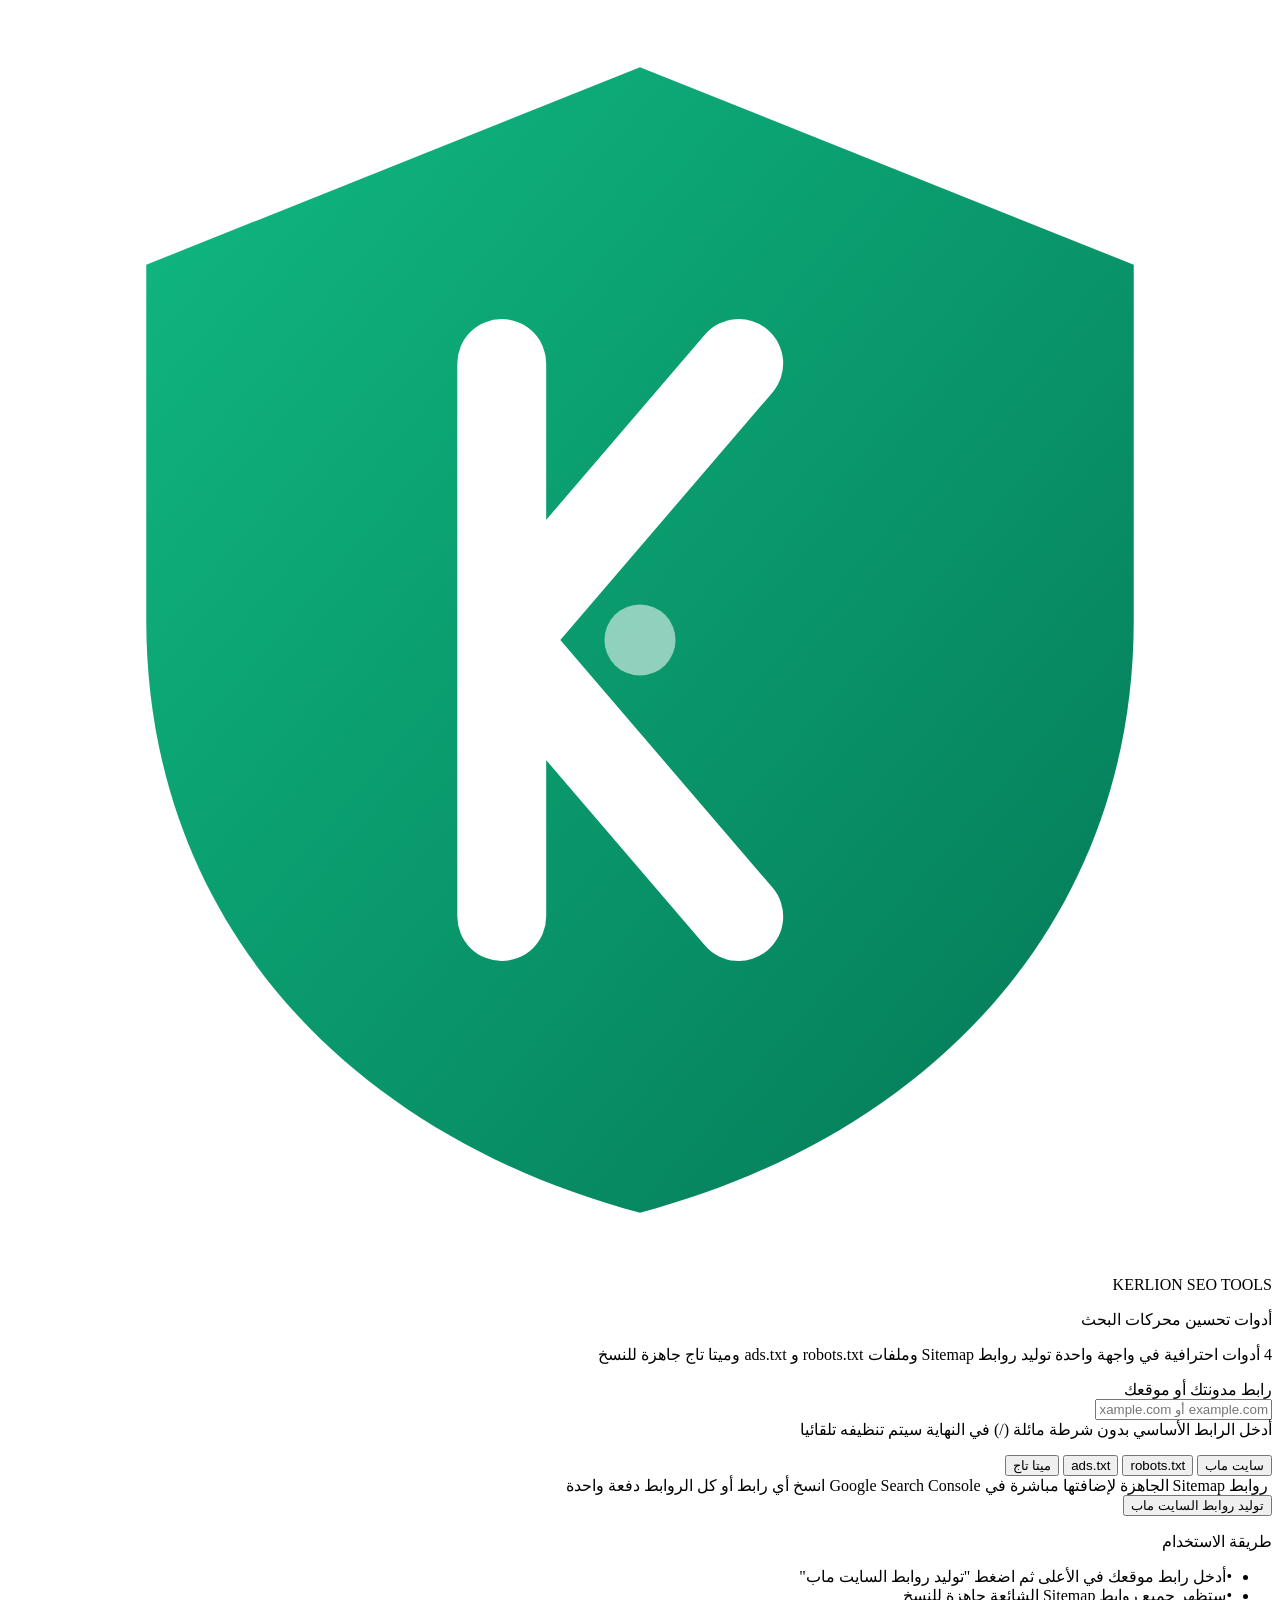
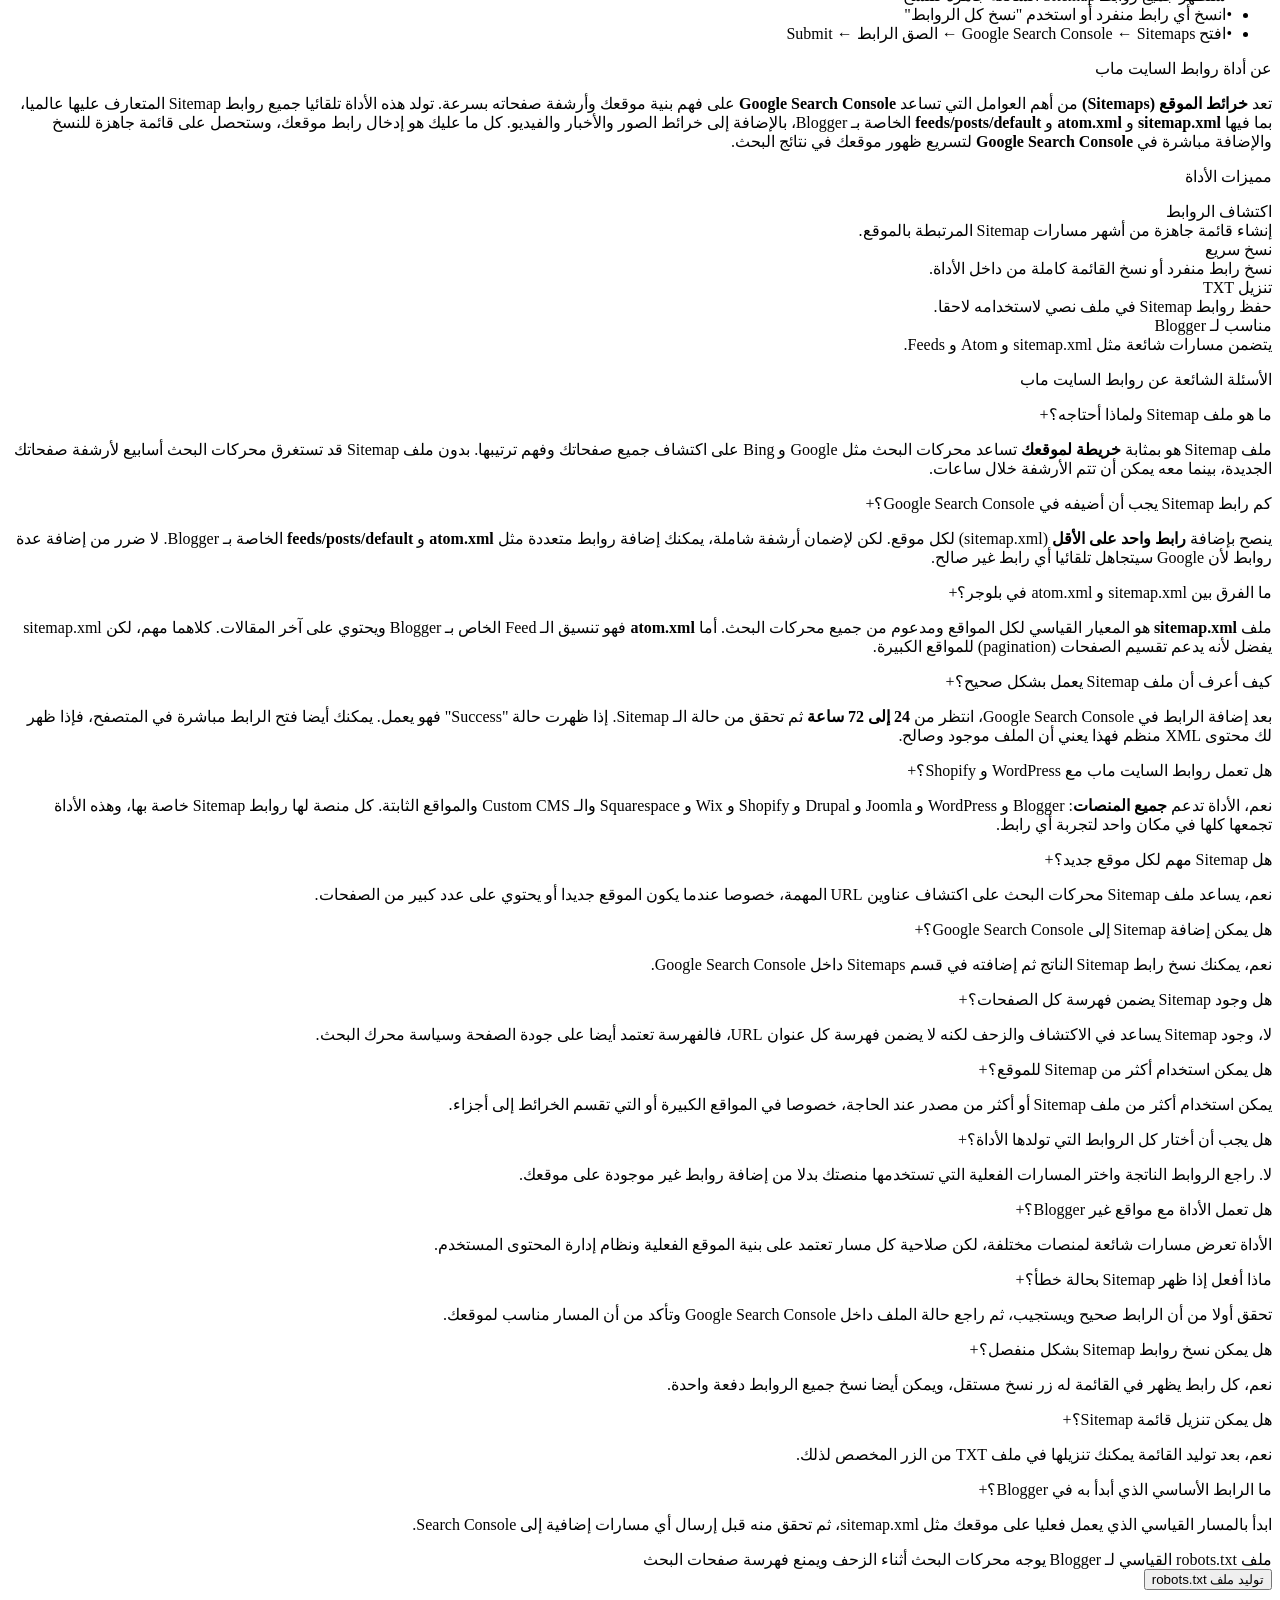
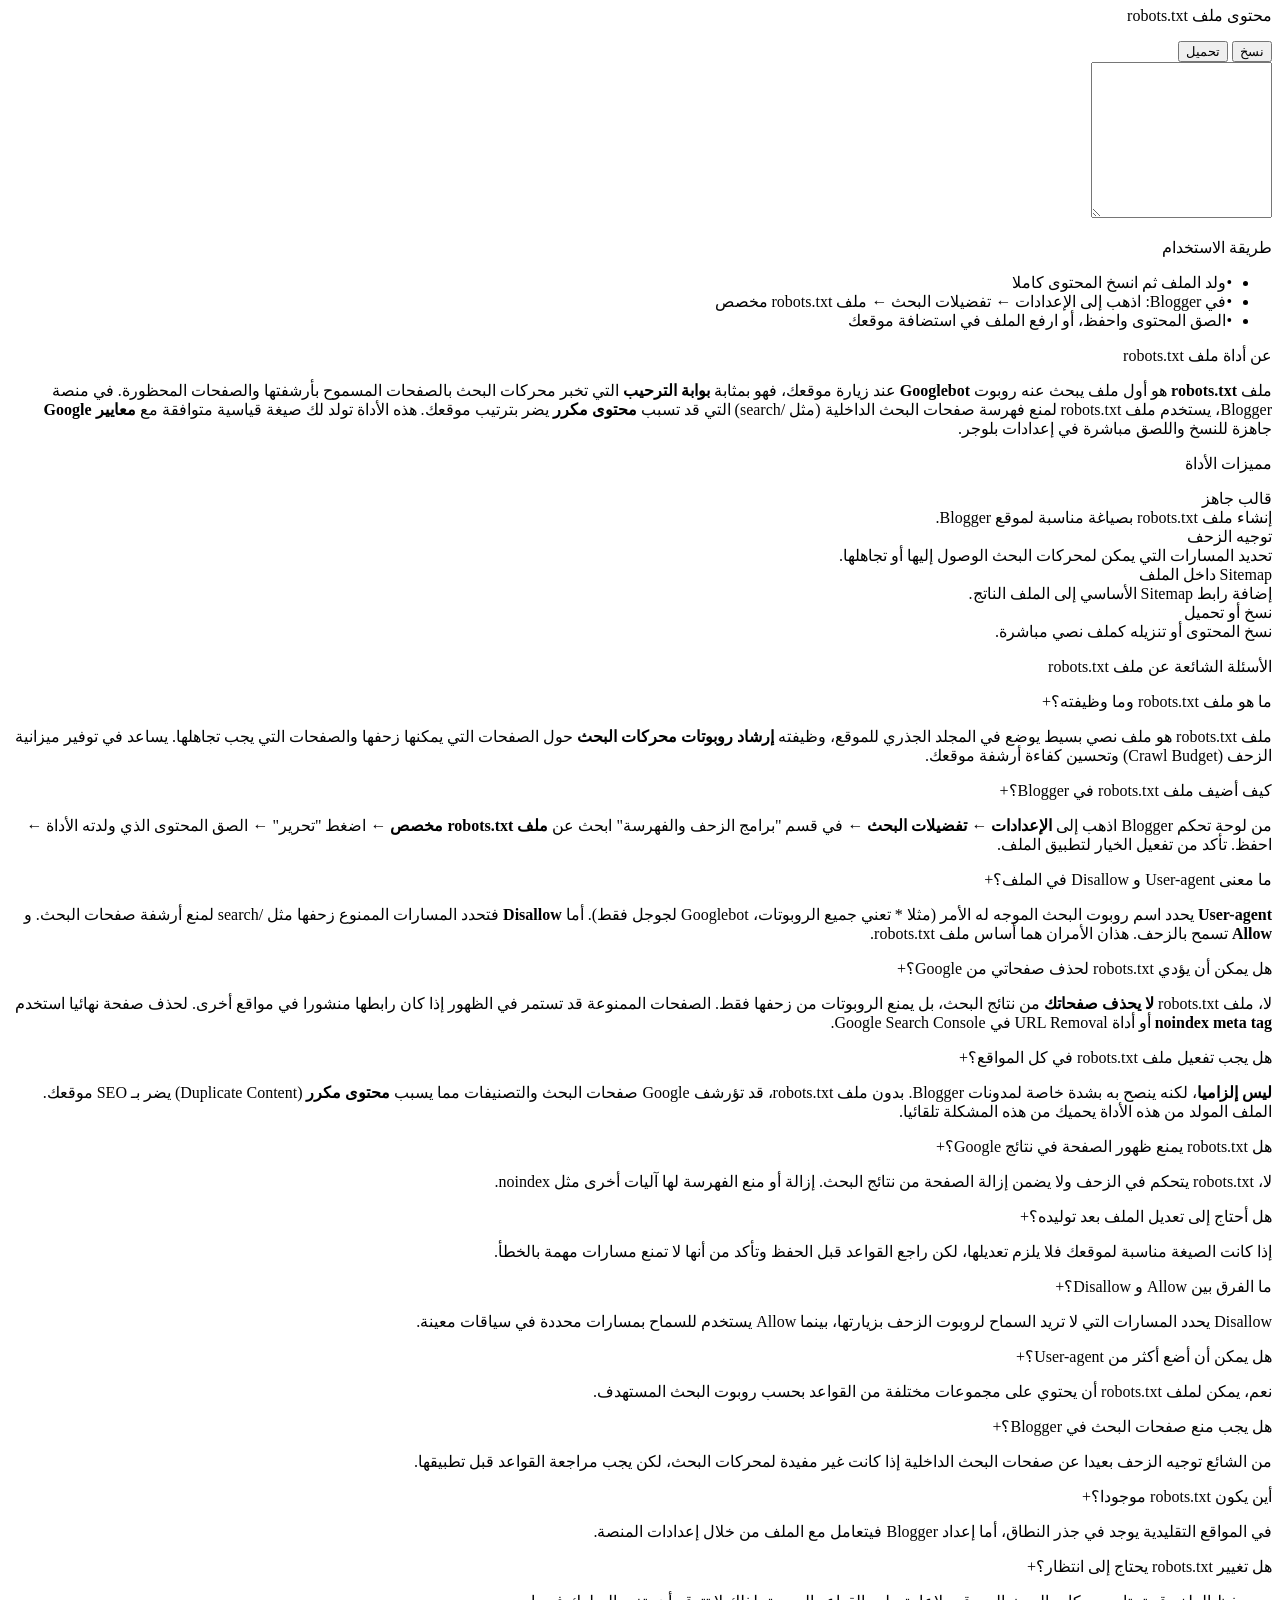
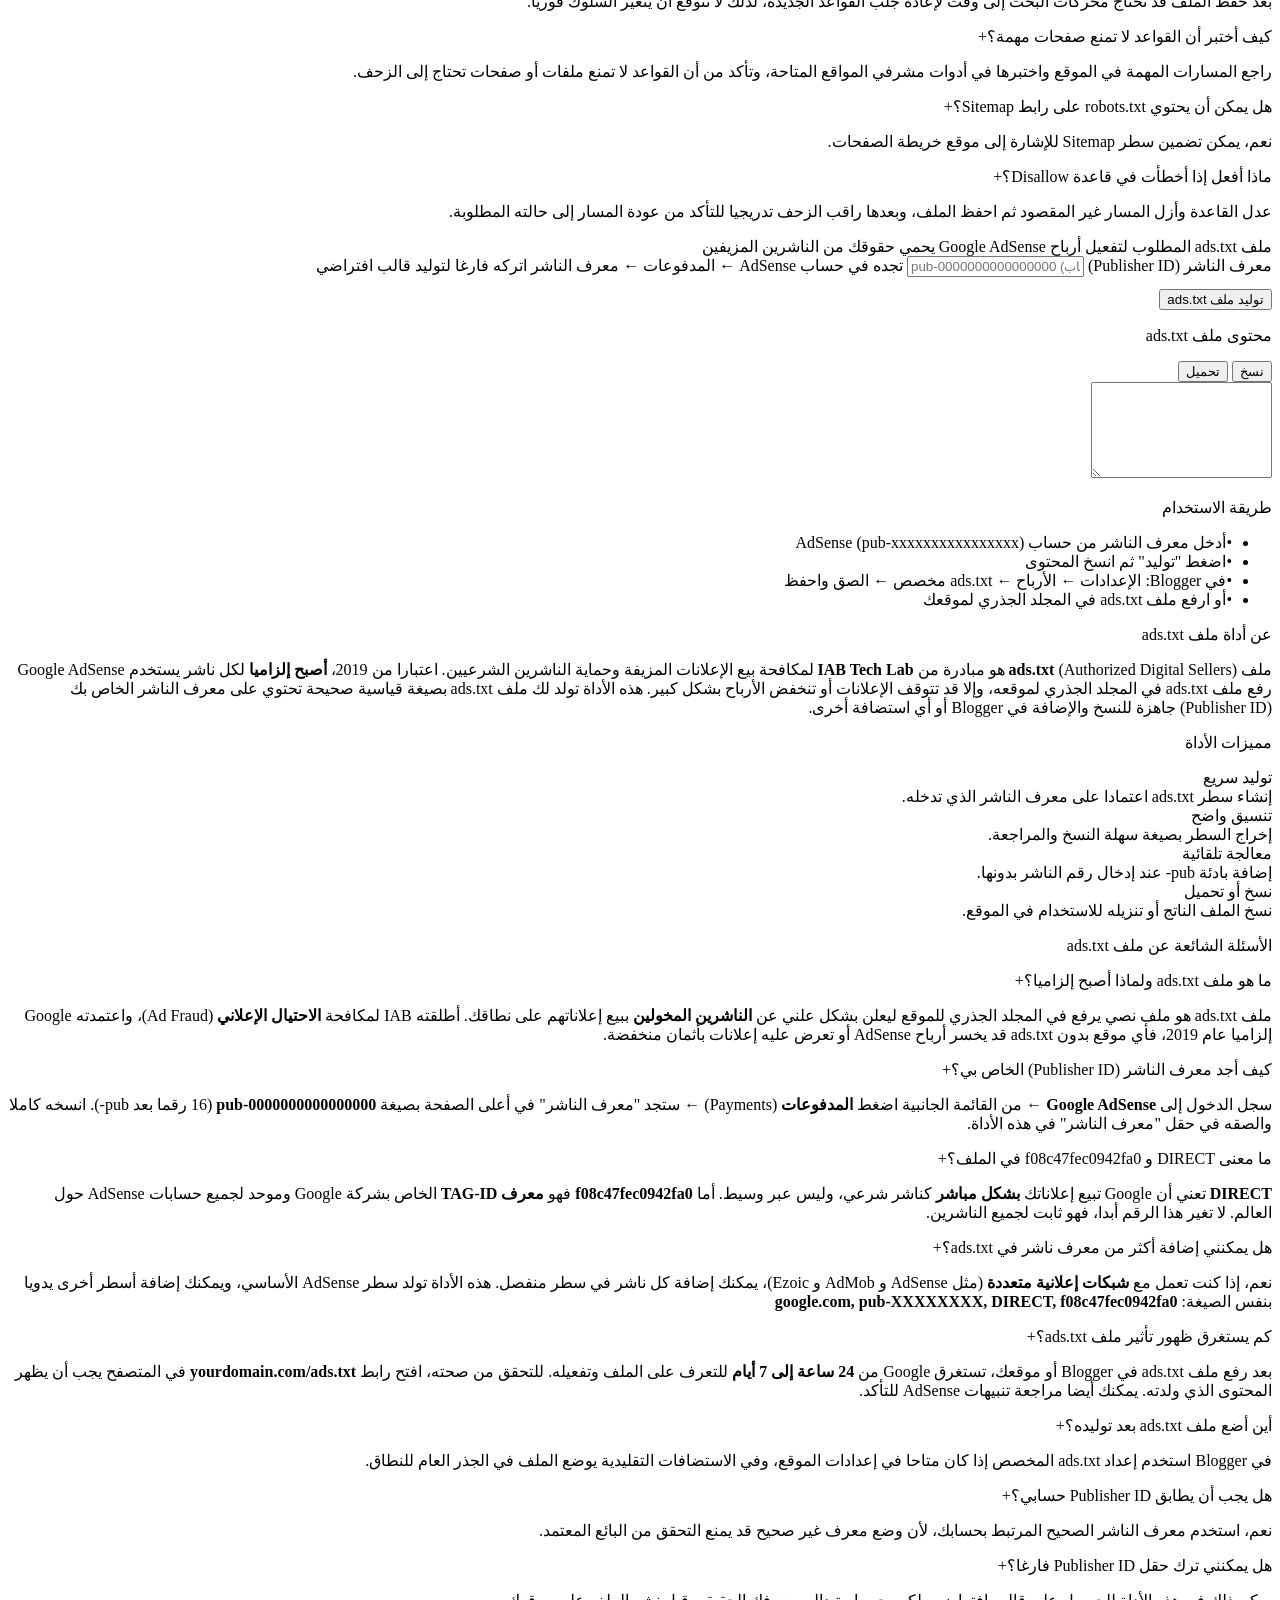
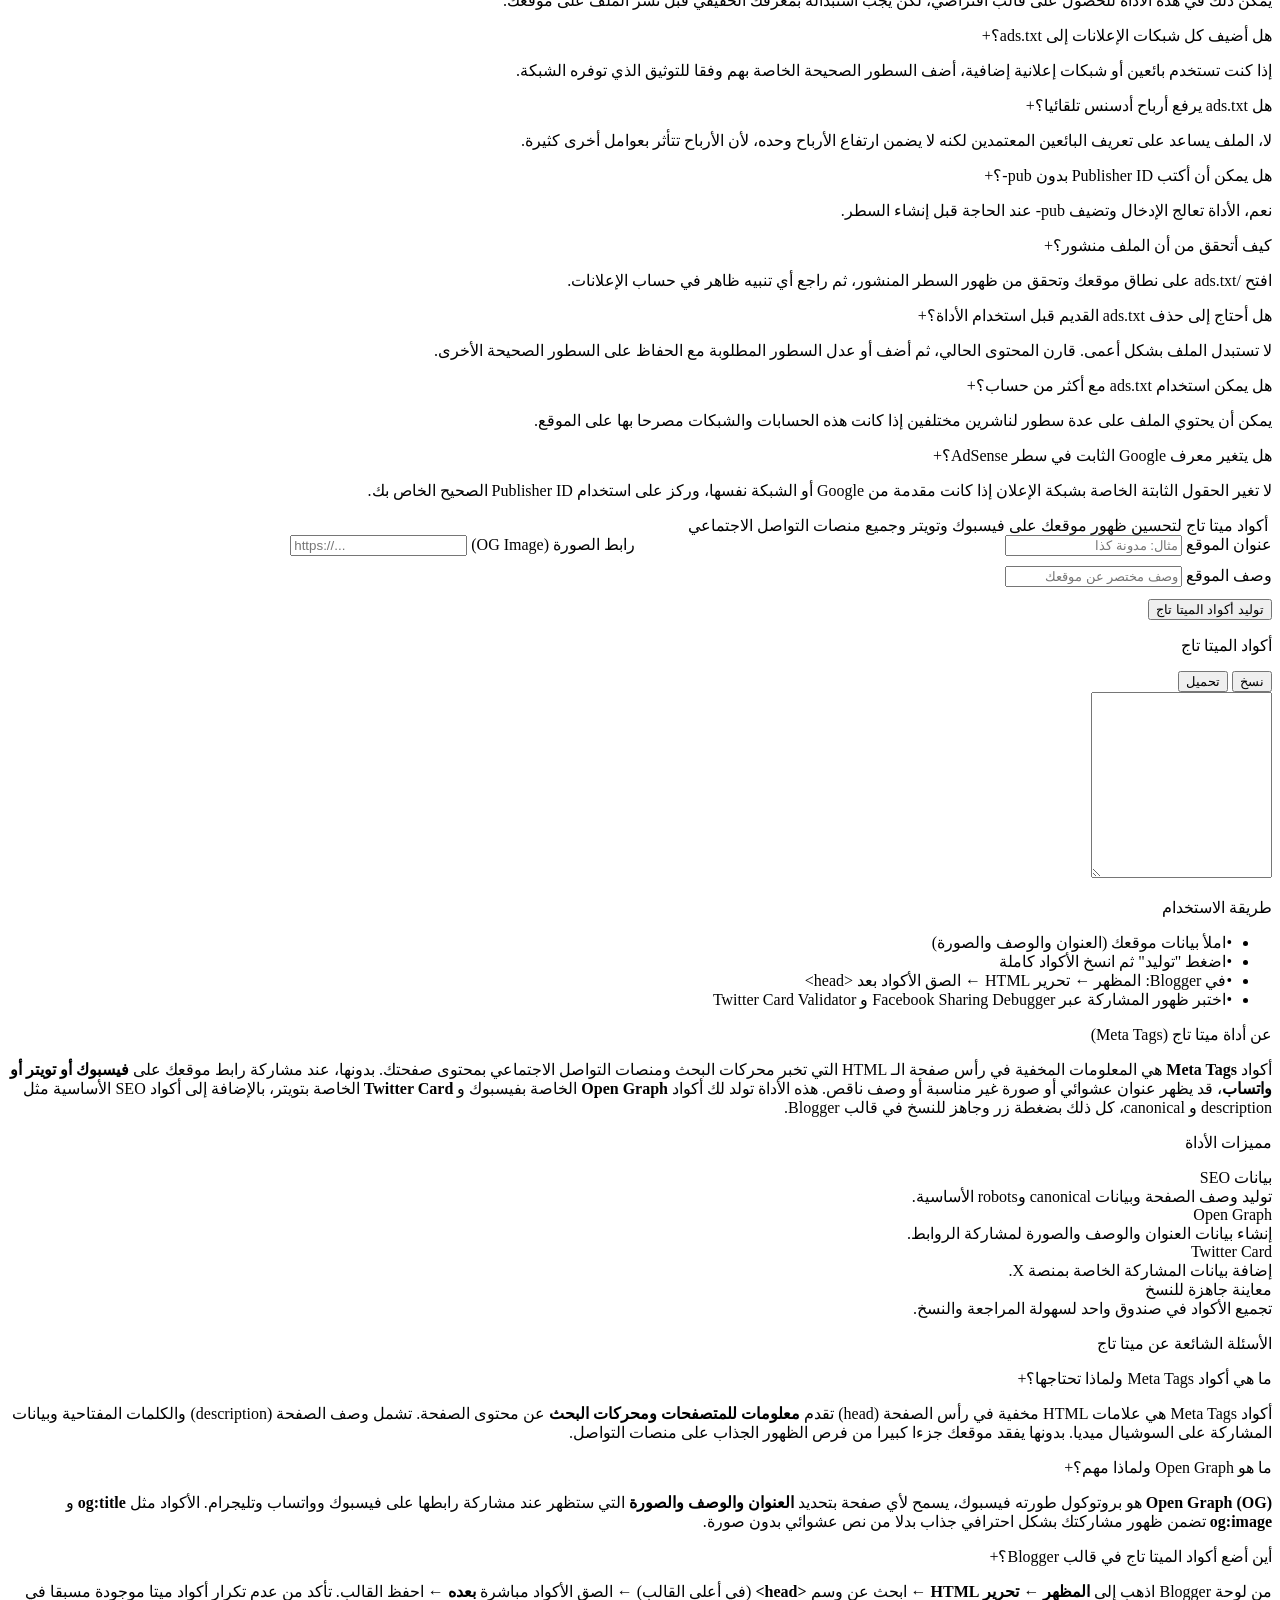
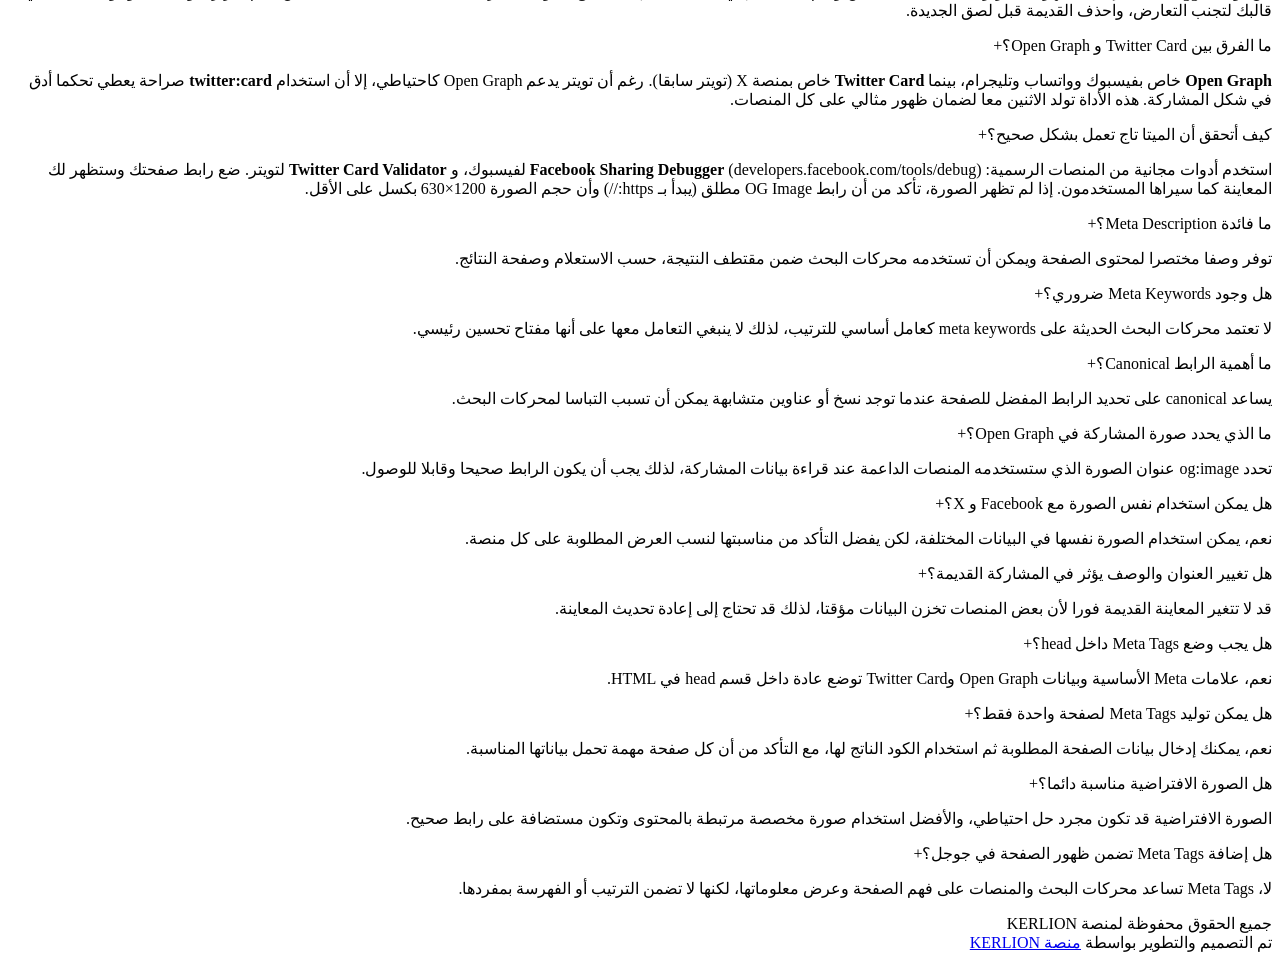
<file: tools/seo-tools/index.html>
<!doctype html>
<html lang="ar" dir="rtl">
<head>
<meta charset="utf-8">
<meta name="viewport" content="width=device-width, initial-scale=1">
<meta name="description" content="مجموعة أدوات KERLION لتحسين محركات البحث: Sitemap وrobots.txt وads.txt وMeta Tags.">
<meta name="theme-color" content="#0f172a">
<title>KERLION SEO Tools | أدوات تحسين محركات البحث</title>
<link rel="preconnect" href="https://fonts.googleapis.com">
<link rel="preconnect" href="https://fonts.gstatic.com" crossorigin>
<link href="https://fonts.googleapis.com/css2?family=Cairo:wght@400;500;600;700;800;900&display=swap" rel="stylesheet">
<link rel="stylesheet" href="css/style.css">
</head>
<body>
<div class="tool-wrap" id="kerlionSeoTools" dir="rtl" lang="ar">
  <!-- ===== شعار KERLION ===== -->
  <div class="tool-logo" role="img" aria-label="KERLION">
    <div class="tool-logo-mark">
      <svg class="tool-logo-svg" viewBox="0 0 64 64" aria-hidden="true" xmlns="http://www.w3.org/2000/svg">
        <defs>
          <linearGradient id="tool-lg-grad" x1="0" y1="0" x2="1" y2="1">
            <stop offset="0" stop-color="#10b981"/>
            <stop offset="1" stop-color="#047857"/>
          </linearGradient>
        </defs>
        <path d="M32 3 L57 13 V31 C57 46 47 57 32 61 C17 57 7 46 7 31 V13 Z" fill="url(#tool-lg-grad)"/>
        <path d="M25 18 V46 M25 32 L37 18 M25 32 L37 46" stroke="#ffffff" stroke-width="4.5" stroke-linecap="round" stroke-linejoin="round" fill="none"/>
        <circle cx="32" cy="32" r="1.8" fill="#ffffff" opacity="0.55"/>
      </svg>
    </div>
    <div class="tool-logo-text">
      <span class="tool-logo-name">KERLION</span>
      <span class="tool-logo-tagline">SEO TOOLS</span>
    </div>
  </div>

  <div class="tool-head">
    <p class="tool-title">أدوات تحسين محركات البحث</p>
    <p class="tool-sub">4 أدوات احترافية في واجهة واحدة   توليد روابط Sitemap وملفات robots.txt و ads.txt وميتا تاج جاهزة للنسخ</p>
  </div>

  <!-- ===== حقل إدخال الدومين ===== -->
  <div class="tool-card">
    <span class="tool-field-label">رابط مدونتك أو موقعك</span>
    <div class="tool-input-row">
      <input type="text" class="tool-url-input" id="tool-url-input" placeholder="example.com أو https://www.example.com" autocomplete="off" spellcheck="false" />
    </div>
    <span class="tool-field-hint">أدخل الرابط الأساسي بدون شرطة مائلة (/) في النهاية   سيتم تنظيفه تلقائيا</span>
    <p class="tool-error" id="tool-error"></p>
    <p class="tool-clean-info" id="tool-clean-info"></p>
  </div>

  <!-- ===== التبويبات ===== -->
  <div class="tool-tabs" role="tablist">
    <button class="tool-tab active" data-tab="sitemap" type="button" role="tab"><span class="tool-tab-emoji">️</span>سايت ماب</button>
    <button class="tool-tab" data-tab="robots" type="button" role="tab"><span class="tool-tab-emoji"></span>robots.txt</button>
    <button class="tool-tab" data-tab="ads" type="button" role="tab"><span class="tool-tab-emoji"></span>ads.txt</button>
    <button class="tool-tab" data-tab="meta" type="button" role="tab"><span class="tool-tab-emoji">️</span>ميتا تاج</button>
  </div>

  <!-- ===== لوحة Sitemap ===== -->
  <div class="tool-panel active" id="tool-panel-sitemap" role="tabpanel">
    <div class="tool-card">
      <div class="tool-panel-desc">️ روابط Sitemap الجاهزة لإضافتها مباشرة في Google Search Console   انسخ أي رابط أو كل الروابط دفعة واحدة</div>
      <div class="tool-actions" style="margin-top:0;margin-bottom:12px">
        <button class="tool-btn tool-btn-primary" id="tool-gen-sitemap" type="button"> توليد روابط السايت ماب</button>
        <button class="tool-btn tool-btn-ghost" id="tool-copyall-sitemap" type="button" style="display:none"> نسخ كل الروابط</button>
        <button class="tool-btn tool-btn-ghost" id="tool-dl-sitemap" type="button" style="display:none"> تنزيل TXT</button>
      </div>
      <div class="tool-sitemap-list" id="tool-sitemap-list" style="display:none"></div>
      <div class="tool-instructions">
        <p class="tool-instructions-title"> طريقة الاستخدام</p>
        <ul class="tool-instructions-list">
          <li><span class="tool-instructions-bullet">•</span>أدخل رابط موقعك في الأعلى ثم اضغط "توليد روابط السايت ماب"</li>
          <li><span class="tool-instructions-bullet">•</span>ستظهر جميع روابط Sitemap الشائعة جاهزة للنسخ</li>
          <li><span class="tool-instructions-bullet">•</span>انسخ أي رابط منفرد أو استخدم "نسخ كل الروابط"</li>
          <li><span class="tool-instructions-bullet">•</span>افتح Google Search Console ← Sitemaps ← الصق الرابط ← Submit</li>
        </ul>
      </div>

      <!-- مقدمة SEO -->
      <div class="tool-intro">
        <p class="tool-intro-title"> عن أداة روابط السايت ماب</p>
        <p>تعد <b>خرائط الموقع (Sitemaps)</b> من أهم العوامل التي تساعد <b>Google Search Console</b> على فهم بنية موقعك وأرشفة صفحاته بسرعة. تولد هذه الأداة تلقائيا جميع روابط Sitemap المتعارف عليها عالميا، بما فيها <b>sitemap.xml</b> و <b>atom.xml</b> و <b>feeds/posts/default</b> الخاصة بـ Blogger، بالإضافة إلى خرائط الصور والأخبار والفيديو. كل ما عليك هو إدخال رابط موقعك، وستحصل على قائمة جاهزة للنسخ والإضافة مباشرة في <b>Google Search Console</b> لتسريع ظهور موقعك في نتائج البحث.</p>
      </div>

      <!-- الأسئلة الشائعة -->
      <div class="tool-features">
        <p class="tool-features-title">مميزات الأداة</p>
        <div class="tool-features-grid">
        <div class="tool-feature-card">
          <div class="tool-feature-title">اكتشاف الروابط</div>
          <div class="tool-feature-text">إنشاء قائمة جاهزة من أشهر مسارات Sitemap المرتبطة بالموقع.</div>
        </div>
        <div class="tool-feature-card">
          <div class="tool-feature-title">نسخ سريع</div>
          <div class="tool-feature-text">نسخ رابط منفرد أو نسخ القائمة كاملة من داخل الأداة.</div>
        </div>
        <div class="tool-feature-card">
          <div class="tool-feature-title">تنزيل TXT</div>
          <div class="tool-feature-text">حفظ روابط Sitemap في ملف نصي لاستخدامه لاحقا.</div>
        </div>
        <div class="tool-feature-card">
          <div class="tool-feature-title">مناسب لـ Blogger</div>
          <div class="tool-feature-text">يتضمن مسارات شائعة مثل sitemap.xml و Atom و Feeds.</div>
        </div>
        </div>
      </div>

      <div class="tool-faq">
        <p class="tool-faq-title"> الأسئلة الشائعة عن روابط السايت ماب</p>

        <div class="tool-faq-item">
          <div class="tool-faq-q"><span>ما هو ملف Sitemap ولماذا أحتاجه؟</span><span class="tool-faq-q-icon">+</span></div>
          <div class="tool-faq-a"><p>ملف Sitemap هو بمثابة <b>خريطة لموقعك</b> تساعد محركات البحث مثل Google و Bing على اكتشاف جميع صفحاتك وفهم ترتيبها. بدون ملف Sitemap قد تستغرق محركات البحث أسابيع لأرشفة صفحاتك الجديدة، بينما معه يمكن أن تتم الأرشفة خلال ساعات.</p></div>
        </div>

        <div class="tool-faq-item">
          <div class="tool-faq-q"><span>كم رابط Sitemap يجب أن أضيفه في Google Search Console؟</span><span class="tool-faq-q-icon">+</span></div>
          <div class="tool-faq-a"><p>ينصح بإضافة <b>رابط واحد على الأقل</b> (sitemap.xml) لكل موقع. لكن لإضمان أرشفة شاملة، يمكنك إضافة روابط متعددة مثل <b>atom.xml</b> و <b>feeds/posts/default</b> الخاصة بـ Blogger. لا ضرر من إضافة عدة روابط لأن Google سيتجاهل تلقائيا أي رابط غير صالح.</p></div>
        </div>

        <div class="tool-faq-item">
          <div class="tool-faq-q"><span>ما الفرق بين sitemap.xml و atom.xml في بلوجر؟</span><span class="tool-faq-q-icon">+</span></div>
          <div class="tool-faq-a"><p>ملف <b>sitemap.xml</b> هو المعيار القياسي لكل المواقع ومدعوم من جميع محركات البحث. أما <b>atom.xml</b> فهو تنسيق الـ Feed الخاص بـ Blogger ويحتوي على آخر المقالات. كلاهما مهم، لكن sitemap.xml يفضل لأنه يدعم تقسيم الصفحات (pagination) للمواقع الكبيرة.</p></div>
        </div>

        <div class="tool-faq-item">
          <div class="tool-faq-q"><span>كيف أعرف أن ملف Sitemap يعمل بشكل صحيح؟</span><span class="tool-faq-q-icon">+</span></div>
          <div class="tool-faq-a"><p>بعد إضافة الرابط في Google Search Console، انتظر من <b>24 إلى 72 ساعة</b> ثم تحقق من حالة الـ Sitemap. إذا ظهرت حالة "Success" فهو يعمل. يمكنك أيضا فتح الرابط مباشرة في المتصفح، فإذا ظهر لك محتوى XML منظم فهذا يعني أن الملف موجود وصالح.</p></div>
        </div>

        <div class="tool-faq-item">
          <div class="tool-faq-q"><span>هل تعمل روابط السايت ماب مع WordPress و Shopify؟</span><span class="tool-faq-q-icon">+</span></div>
          <div class="tool-faq-a"><p>نعم، الأداة تدعم <b>جميع المنصات</b>: Blogger و WordPress و Joomla و Drupal و Shopify و Wix و Squarespace والـ Custom CMS والمواقع الثابتة. كل منصة لها روابط Sitemap خاصة بها، وهذه الأداة تجمعها كلها في مكان واحد لتجربة أي رابط.</p></div>
        </div>
        <div class="tool-faq-item">
          <div class="tool-faq-q"><span>هل Sitemap مهم لكل موقع جديد؟</span><span class="tool-faq-q-icon">+</span></div>
          <div class="tool-faq-a"><p>نعم، يساعد ملف Sitemap محركات البحث على اكتشاف عناوين URL المهمة، خصوصا عندما يكون الموقع جديدا أو يحتوي على عدد كبير من الصفحات.</p></div>
        </div>

        <div class="tool-faq-item">
          <div class="tool-faq-q"><span>هل يمكن إضافة Sitemap إلى Google Search Console؟</span><span class="tool-faq-q-icon">+</span></div>
          <div class="tool-faq-a"><p>نعم، يمكنك نسخ رابط Sitemap الناتج ثم إضافته في قسم Sitemaps داخل Google Search Console.</p></div>
        </div>

        <div class="tool-faq-item">
          <div class="tool-faq-q"><span>هل وجود Sitemap يضمن فهرسة كل الصفحات؟</span><span class="tool-faq-q-icon">+</span></div>
          <div class="tool-faq-a"><p>لا، وجود Sitemap يساعد في الاكتشاف والزحف لكنه لا يضمن فهرسة كل عنوان URL، فالفهرسة تعتمد أيضا على جودة الصفحة وسياسة محرك البحث.</p></div>
        </div>

        <div class="tool-faq-item">
          <div class="tool-faq-q"><span>هل يمكن استخدام أكثر من Sitemap للموقع؟</span><span class="tool-faq-q-icon">+</span></div>
          <div class="tool-faq-a"><p>يمكن استخدام أكثر من ملف Sitemap أو أكثر من مصدر عند الحاجة، خصوصا في المواقع الكبيرة أو التي تقسم الخرائط إلى أجزاء.</p></div>
        </div>

        <div class="tool-faq-item">
          <div class="tool-faq-q"><span>هل يجب أن أختار كل الروابط التي تولدها الأداة؟</span><span class="tool-faq-q-icon">+</span></div>
          <div class="tool-faq-a"><p>لا. راجع الروابط الناتجة واختر المسارات الفعلية التي تستخدمها منصتك بدلا من إضافة روابط غير موجودة على موقعك.</p></div>
        </div>

        <div class="tool-faq-item">
          <div class="tool-faq-q"><span>هل تعمل الأداة مع مواقع غير Blogger؟</span><span class="tool-faq-q-icon">+</span></div>
          <div class="tool-faq-a"><p>الأداة تعرض مسارات شائعة لمنصات مختلفة، لكن صلاحية كل مسار تعتمد على بنية الموقع الفعلية ونظام إدارة المحتوى المستخدم.</p></div>
        </div>

        <div class="tool-faq-item">
          <div class="tool-faq-q"><span>ماذا أفعل إذا ظهر Sitemap بحالة خطأ؟</span><span class="tool-faq-q-icon">+</span></div>
          <div class="tool-faq-a"><p>تحقق أولا من أن الرابط صحيح ويستجيب، ثم راجع حالة الملف داخل Google Search Console وتأكد من أن المسار مناسب لموقعك.</p></div>
        </div>

        <div class="tool-faq-item">
          <div class="tool-faq-q"><span>هل يمكن نسخ روابط Sitemap بشكل منفصل؟</span><span class="tool-faq-q-icon">+</span></div>
          <div class="tool-faq-a"><p>نعم، كل رابط يظهر في القائمة له زر نسخ مستقل، ويمكن أيضا نسخ جميع الروابط دفعة واحدة.</p></div>
        </div>

        <div class="tool-faq-item">
          <div class="tool-faq-q"><span>هل يمكن تنزيل قائمة Sitemap؟</span><span class="tool-faq-q-icon">+</span></div>
          <div class="tool-faq-a"><p>نعم، بعد توليد القائمة يمكنك تنزيلها في ملف TXT من الزر المخصص لذلك.</p></div>
        </div>

        <div class="tool-faq-item">
          <div class="tool-faq-q"><span>ما الرابط الأساسي الذي أبدأ به في Blogger؟</span><span class="tool-faq-q-icon">+</span></div>
          <div class="tool-faq-a"><p>ابدأ بالمسار القياسي الذي يعمل فعليا على موقعك مثل sitemap.xml، ثم تحقق منه قبل إرسال أي مسارات إضافية إلى Search Console.</p></div>
        </div>

      </div>
    </div>
  </div>

  <!-- ===== لوحة robots.txt ===== -->
  <div class="tool-panel" id="tool-panel-robots" role="tabpanel">
    <div class="tool-card">
      <div class="tool-panel-desc"> ملف robots.txt القياسي لـ Blogger   يوجه محركات البحث أثناء الزحف ويمنع فهرسة صفحات البحث</div>
      <div class="tool-actions" style="margin-top:0;margin-bottom:12px">
        <button class="tool-btn tool-btn-primary" id="tool-gen-robots" type="button"> توليد ملف robots.txt</button>
      </div>
      <div class="tool-result-wrap" id="tool-result-robots">
        <div class="tool-result-header">
          <p class="tool-result-title"> محتوى ملف robots.txt</p>
          <div class="tool-result-actions">
            <button class="tool-mini-btn" id="tool-copy-robots" type="button"> نسخ</button>
            <button class="tool-mini-btn" id="tool-dl-robots" type="button"> تحميل</button>
          </div>
        </div>
        <textarea class="tool-result-box" id="tool-box-robots" readonly rows="10"></textarea>
      </div>
      <div class="tool-instructions">
        <p class="tool-instructions-title"> طريقة الاستخدام</p>
        <ul class="tool-instructions-list">
          <li><span class="tool-instructions-bullet">•</span>ولد الملف ثم انسخ المحتوى كاملا</li>
          <li><span class="tool-instructions-bullet">•</span>في Blogger: اذهب إلى الإعدادات ← تفضيلات البحث ← ملف robots.txt مخصص</li>
          <li><span class="tool-instructions-bullet">•</span>الصق المحتوى واحفظ، أو ارفع الملف في استضافة موقعك</li>
        </ul>
      </div>

      <!-- مقدمة SEO -->
      <div class="tool-intro">
        <p class="tool-intro-title"> عن أداة ملف robots.txt</p>
        <p>ملف <b>robots.txt</b> هو أول ملف يبحث عنه روبوت <b>Googlebot</b> عند زيارة موقعك، فهو بمثابة <b>بوابة الترحيب</b> التي تخبر محركات البحث بالصفحات المسموح بأرشفتها والصفحات المحظورة. في منصة Blogger، يستخدم ملف robots.txt لمنع فهرسة صفحات البحث الداخلية (مثل /search) التي قد تسبب <b>محتوى مكرر</b> يضر بترتيب موقعك. هذه الأداة تولد لك صيغة قياسية متوافقة مع <b>معايير Google</b> جاهزة للنسخ واللصق مباشرة في إعدادات بلوجر.</p>
      </div>

      <!-- الأسئلة الشائعة -->
      <div class="tool-features">
        <p class="tool-features-title">مميزات الأداة</p>
        <div class="tool-features-grid">
        <div class="tool-feature-card">
          <div class="tool-feature-title">قالب جاهز</div>
          <div class="tool-feature-text">إنشاء ملف robots.txt بصياغة مناسبة لموقع Blogger.</div>
        </div>
        <div class="tool-feature-card">
          <div class="tool-feature-title">توجيه الزحف</div>
          <div class="tool-feature-text">تحديد المسارات التي يمكن لمحركات البحث الوصول إليها أو تجاهلها.</div>
        </div>
        <div class="tool-feature-card">
          <div class="tool-feature-title">Sitemap داخل الملف</div>
          <div class="tool-feature-text">إضافة رابط Sitemap الأساسي إلى الملف الناتج.</div>
        </div>
        <div class="tool-feature-card">
          <div class="tool-feature-title">نسخ أو تحميل</div>
          <div class="tool-feature-text">نسخ المحتوى أو تنزيله كملف نصي مباشرة.</div>
        </div>
        </div>
      </div>

      <div class="tool-faq">
        <p class="tool-faq-title"> الأسئلة الشائعة عن ملف robots.txt</p>

        <div class="tool-faq-item">
          <div class="tool-faq-q"><span>ما هو ملف robots.txt وما وظيفته؟</span><span class="tool-faq-q-icon">+</span></div>
          <div class="tool-faq-a"><p>ملف robots.txt هو ملف نصي بسيط يوضع في المجلد الجذري للموقع، وظيفته <b>إرشاد روبوتات محركات البحث</b> حول الصفحات التي يمكنها زحفها والصفحات التي يجب تجاهلها. يساعد في توفير ميزانية الزحف (Crawl Budget) وتحسين كفاءة أرشفة موقعك.</p></div>
        </div>

        <div class="tool-faq-item">
          <div class="tool-faq-q"><span>كيف أضيف ملف robots.txt في Blogger؟</span><span class="tool-faq-q-icon">+</span></div>
          <div class="tool-faq-a"><p>من لوحة تحكم Blogger اذهب إلى <b>الإعدادات</b> ← <b>تفضيلات البحث</b> ← في قسم "برامج الزحف والفهرسة" ابحث عن <b>ملف robots.txt مخصص</b> ← اضغط "تحرير" ← الصق المحتوى الذي ولدته الأداة ← احفظ. تأكد من تفعيل الخيار لتطبيق الملف.</p></div>
        </div>

        <div class="tool-faq-item">
          <div class="tool-faq-q"><span>ما معنى User-agent و Disallow في الملف؟</span><span class="tool-faq-q-icon">+</span></div>
          <div class="tool-faq-a"><p><b>User-agent</b> يحدد اسم روبوت البحث الموجه له الأمر (مثلا * تعني جميع الروبوتات، Googlebot لجوجل فقط). أما <b>Disallow</b> فتحدد المسارات الممنوع زحفها مثل /search لمنع أرشفة صفحات البحث. و <b>Allow</b> تسمح بالزحف. هذان الأمران هما أساس ملف robots.txt.</p></div>
        </div>

        <div class="tool-faq-item">
          <div class="tool-faq-q"><span>هل يمكن أن يؤدي robots.txt لحذف صفحاتي من Google؟</span><span class="tool-faq-q-icon">+</span></div>
          <div class="tool-faq-a"><p>لا، ملف robots.txt <b>لا يحذف صفحاتك</b> من نتائج البحث، بل يمنع الروبوتات من زحفها فقط. الصفحات الممنوعة قد تستمر في الظهور إذا كان رابطها منشورا في مواقع أخرى. لحذف صفحة نهائيا استخدم <b>noindex meta tag</b> أو أداة URL Removal في Google Search Console.</p></div>
        </div>

        <div class="tool-faq-item">
          <div class="tool-faq-q"><span>هل يجب تفعيل ملف robots.txt في كل المواقع؟</span><span class="tool-faq-q-icon">+</span></div>
          <div class="tool-faq-a"><p><b>ليس إلزاميا</b>، لكنه ينصح به بشدة خاصة لمدونات Blogger. بدون ملف robots.txt، قد تؤرشف Google صفحات البحث والتصنيفات مما يسبب <b>محتوى مكرر</b> (Duplicate Content) يضر بـ SEO موقعك. الملف المولد من هذه الأداة يحميك من هذه المشكلة تلقائيا.</p></div>
        </div>
        <div class="tool-faq-item">
          <div class="tool-faq-q"><span>هل robots.txt يمنع ظهور الصفحة في نتائج Google؟</span><span class="tool-faq-q-icon">+</span></div>
          <div class="tool-faq-a"><p>لا، robots.txt يتحكم في الزحف ولا يضمن إزالة الصفحة من نتائج البحث. إزالة أو منع الفهرسة لها آليات أخرى مثل noindex.</p></div>
        </div>

        <div class="tool-faq-item">
          <div class="tool-faq-q"><span>هل أحتاج إلى تعديل الملف بعد توليده؟</span><span class="tool-faq-q-icon">+</span></div>
          <div class="tool-faq-a"><p>إذا كانت الصيغة مناسبة لموقعك فلا يلزم تعديلها، لكن راجع القواعد قبل الحفظ وتأكد من أنها لا تمنع مسارات مهمة بالخطأ.</p></div>
        </div>

        <div class="tool-faq-item">
          <div class="tool-faq-q"><span>ما الفرق بين Allow و Disallow؟</span><span class="tool-faq-q-icon">+</span></div>
          <div class="tool-faq-a"><p>Disallow يحدد المسارات التي لا تريد السماح لروبوت الزحف بزيارتها، بينما Allow يستخدم للسماح بمسارات محددة في سياقات معينة.</p></div>
        </div>

        <div class="tool-faq-item">
          <div class="tool-faq-q"><span>هل يمكن أن أضع أكثر من User-agent؟</span><span class="tool-faq-q-icon">+</span></div>
          <div class="tool-faq-a"><p>نعم، يمكن لملف robots.txt أن يحتوي على مجموعات مختلفة من القواعد بحسب روبوت البحث المستهدف.</p></div>
        </div>

        <div class="tool-faq-item">
          <div class="tool-faq-q"><span>هل يجب منع صفحات البحث في Blogger؟</span><span class="tool-faq-q-icon">+</span></div>
          <div class="tool-faq-a"><p>من الشائع توجيه الزحف بعيدا عن صفحات البحث الداخلية إذا كانت غير مفيدة لمحركات البحث، لكن يجب مراجعة القواعد قبل تطبيقها.</p></div>
        </div>

        <div class="tool-faq-item">
          <div class="tool-faq-q"><span>أين يكون robots.txt موجودا؟</span><span class="tool-faq-q-icon">+</span></div>
          <div class="tool-faq-a"><p>في المواقع التقليدية يوجد في جذر النطاق، أما إعداد Blogger فيتعامل مع الملف من خلال إعدادات المنصة.</p></div>
        </div>

        <div class="tool-faq-item">
          <div class="tool-faq-q"><span>هل تغيير robots.txt يحتاج إلى انتظار؟</span><span class="tool-faq-q-icon">+</span></div>
          <div class="tool-faq-a"><p>بعد حفظ الملف قد تحتاج محركات البحث إلى وقت لإعادة جلب القواعد الجديدة، لذلك لا تتوقع أن يتغير السلوك فوريا.</p></div>
        </div>

        <div class="tool-faq-item">
          <div class="tool-faq-q"><span>كيف أختبر أن القواعد لا تمنع صفحات مهمة؟</span><span class="tool-faq-q-icon">+</span></div>
          <div class="tool-faq-a"><p>راجع المسارات المهمة في الموقع واختبرها في أدوات مشرفي المواقع المتاحة، وتأكد من أن القواعد لا تمنع ملفات أو صفحات تحتاج إلى الزحف.</p></div>
        </div>

        <div class="tool-faq-item">
          <div class="tool-faq-q"><span>هل يمكن أن يحتوي robots.txt على رابط Sitemap؟</span><span class="tool-faq-q-icon">+</span></div>
          <div class="tool-faq-a"><p>نعم، يمكن تضمين سطر Sitemap للإشارة إلى موقع خريطة الصفحات.</p></div>
        </div>

        <div class="tool-faq-item">
          <div class="tool-faq-q"><span>ماذا أفعل إذا أخطأت في قاعدة Disallow؟</span><span class="tool-faq-q-icon">+</span></div>
          <div class="tool-faq-a"><p>عدل القاعدة وأزل المسار غير المقصود ثم احفظ الملف، وبعدها راقب الزحف تدريجيا للتأكد من عودة المسار إلى حالته المطلوبة.</p></div>
        </div>

      </div>
    </div>
  </div>

  <!-- ===== لوحة ads.txt ===== -->
  <div class="tool-panel" id="tool-panel-ads" role="tabpanel">
    <div class="tool-card">
      <div class="tool-panel-desc"> ملف ads.txt المطلوب لتفعيل أرباح Google AdSense   يحمي حقوقك من الناشرين المزيفين</div>
      <div style="margin-bottom:12px">
        <span class="tool-field-label">معرف الناشر (Publisher ID)</span>
        <input type="text" class="tool-extra-input" id="tool-pub-id" placeholder="pub-0000000000000000 (من حساب AdSense)" autocomplete="off" spellcheck="false" dir="ltr" />
        <span class="tool-field-hint">تجده في حساب AdSense ← المدفوعات ← معرف الناشر   اتركه فارغا لتوليد قالب افتراضي</span>
      </div>
      <div class="tool-actions" style="margin-top:0;margin-bottom:12px">
        <button class="tool-btn tool-btn-primary" id="tool-gen-ads" type="button"> توليد ملف ads.txt</button>
      </div>
      <div class="tool-result-wrap" id="tool-result-ads">
        <div class="tool-result-header">
          <p class="tool-result-title"> محتوى ملف ads.txt</p>
          <div class="tool-result-actions">
            <button class="tool-mini-btn" id="tool-copy-ads" type="button"> نسخ</button>
            <button class="tool-mini-btn" id="tool-dl-ads" type="button"> تحميل</button>
          </div>
        </div>
        <textarea class="tool-result-box" id="tool-box-ads" readonly rows="6"></textarea>
      </div>
      <div class="tool-instructions">
        <p class="tool-instructions-title"> طريقة الاستخدام</p>
        <ul class="tool-instructions-list">
          <li><span class="tool-instructions-bullet">•</span>أدخل معرف الناشر من حساب AdSense (pub-xxxxxxxxxxxxxxxx)</li>
          <li><span class="tool-instructions-bullet">•</span>اضغط "توليد" ثم انسخ المحتوى</li>
          <li><span class="tool-instructions-bullet">•</span>في Blogger: الإعدادات ← الأرباح ← ads.txt مخصص ← الصق واحفظ</li>
          <li><span class="tool-instructions-bullet">•</span>أو ارفع ملف ads.txt في المجلد الجذري لموقعك</li>
        </ul>
      </div>

      <!-- مقدمة SEO -->
      <div class="tool-intro">
        <p class="tool-intro-title"> عن أداة ملف ads.txt</p>
        <p>ملف <b>ads.txt</b> (Authorized Digital Sellers) هو مبادرة من <b>IAB Tech Lab</b> لمكافحة بيع الإعلانات المزيفة وحماية الناشرين الشرعيين. اعتبارا من 2019، <b>أصبح إلزاميا</b> لكل ناشر يستخدم Google AdSense رفع ملف ads.txt في المجلد الجذري لموقعه، وإلا قد تتوقف الإعلانات أو تنخفض الأرباح بشكل كبير. هذه الأداة تولد لك ملف ads.txt بصيغة قياسية صحيحة تحتوي على معرف الناشر الخاص بك (Publisher ID) جاهزة للنسخ والإضافة في Blogger أو أي استضافة أخرى.</p>
      </div>

      <!-- الأسئلة الشائعة -->
      <div class="tool-features">
        <p class="tool-features-title">مميزات الأداة</p>
        <div class="tool-features-grid">
        <div class="tool-feature-card">
          <div class="tool-feature-title">توليد سريع</div>
          <div class="tool-feature-text">إنشاء سطر ads.txt اعتمادا على معرف الناشر الذي تدخله.</div>
        </div>
        <div class="tool-feature-card">
          <div class="tool-feature-title">تنسيق واضح</div>
          <div class="tool-feature-text">إخراج السطر بصيغة سهلة النسخ والمراجعة.</div>
        </div>
        <div class="tool-feature-card">
          <div class="tool-feature-title">معالجة تلقائية</div>
          <div class="tool-feature-text">إضافة بادئة pub- عند إدخال رقم الناشر بدونها.</div>
        </div>
        <div class="tool-feature-card">
          <div class="tool-feature-title">نسخ أو تحميل</div>
          <div class="tool-feature-text">نسخ الملف الناتج أو تنزيله للاستخدام في الموقع.</div>
        </div>
        </div>
      </div>

      <div class="tool-faq">
        <p class="tool-faq-title"> الأسئلة الشائعة عن ملف ads.txt</p>

        <div class="tool-faq-item">
          <div class="tool-faq-q"><span>ما هو ملف ads.txt ولماذا أصبح إلزاميا؟</span><span class="tool-faq-q-icon">+</span></div>
          <div class="tool-faq-a"><p>ملف ads.txt هو ملف نصي يرفع في المجلد الجذري للموقع ليعلن بشكل علني عن <b>الناشرين المخولين</b> ببيع إعلاناتهم على نطاقك. أطلقته IAB لمكافحة <b>الاحتيال الإعلاني</b> (Ad Fraud)، واعتمدته Google إلزاميا عام 2019، فأي موقع بدون ads.txt قد يخسر أرباح AdSense أو تعرض عليه إعلانات بأثمان منخفضة.</p></div>
        </div>

        <div class="tool-faq-item">
          <div class="tool-faq-q"><span>كيف أجد معرف الناشر (Publisher ID) الخاص بي؟</span><span class="tool-faq-q-icon">+</span></div>
          <div class="tool-faq-a"><p>سجل الدخول إلى <b>Google AdSense</b> ← من القائمة الجانبية اضغط <b>المدفوعات</b> (Payments) ← ستجد "معرف الناشر" في أعلى الصفحة بصيغة <b>pub-0000000000000000</b> (16 رقما بعد pub-). انسخه كاملا والصقه في حقل "معرف الناشر" في هذه الأداة.</p></div>
        </div>

        <div class="tool-faq-item">
          <div class="tool-faq-q"><span>ما معنى DIRECT و f08c47fec0942fa0 في الملف؟</span><span class="tool-faq-q-icon">+</span></div>
          <div class="tool-faq-a"><p><b>DIRECT</b> تعني أن Google تبيع إعلاناتك <b>بشكل مباشر</b> كناشر شرعي، وليس عبر وسيط. أما <b>f08c47fec0942fa0</b> فهو <b>معرف TAG-ID</b> الخاص بشركة Google وموحد لجميع حسابات AdSense حول العالم. لا تغير هذا الرقم أبدا، فهو ثابت لجميع الناشرين.</p></div>
        </div>

        <div class="tool-faq-item">
          <div class="tool-faq-q"><span>هل يمكنني إضافة أكثر من معرف ناشر في ads.txt؟</span><span class="tool-faq-q-icon">+</span></div>
          <div class="tool-faq-a"><p>نعم، إذا كنت تعمل مع <b>شبكات إعلانية متعددة</b> (مثل AdSense و AdMob و Ezoic)، يمكنك إضافة كل ناشر في سطر منفصل. هذه الأداة تولد سطر AdSense الأساسي، ويمكنك إضافة أسطر أخرى يدويا بنفس الصيغة: <b>google.com, pub-XXXXXXXX, DIRECT, f08c47fec0942fa0</b></p></div>
        </div>

        <div class="tool-faq-item">
          <div class="tool-faq-q"><span>كم يستغرق ظهور تأثير ملف ads.txt؟</span><span class="tool-faq-q-icon">+</span></div>
          <div class="tool-faq-a"><p>بعد رفع ملف ads.txt في Blogger أو موقعك، تستغرق Google من <b>24 ساعة إلى 7 أيام</b> للتعرف على الملف وتفعيله. للتحقق من صحته، افتح رابط <b>yourdomain.com/ads.txt</b> في المتصفح   يجب أن يظهر المحتوى الذي ولدته. يمكنك أيضا مراجعة تنبيهات AdSense للتأكد.</p></div>
        </div>
        <div class="tool-faq-item">
          <div class="tool-faq-q"><span>أين أضع ملف ads.txt بعد توليده؟</span><span class="tool-faq-q-icon">+</span></div>
          <div class="tool-faq-a"><p>في Blogger استخدم إعداد ads.txt المخصص إذا كان متاحا في إعدادات الموقع، وفي الاستضافات التقليدية يوضع الملف في الجذر العام للنطاق.</p></div>
        </div>

        <div class="tool-faq-item">
          <div class="tool-faq-q"><span>هل يجب أن يطابق Publisher ID حسابي؟</span><span class="tool-faq-q-icon">+</span></div>
          <div class="tool-faq-a"><p>نعم، استخدم معرف الناشر الصحيح المرتبط بحسابك، لأن وضع معرف غير صحيح قد يمنع التحقق من البائع المعتمد.</p></div>
        </div>

        <div class="tool-faq-item">
          <div class="tool-faq-q"><span>هل يمكنني ترك حقل Publisher ID فارغا؟</span><span class="tool-faq-q-icon">+</span></div>
          <div class="tool-faq-a"><p>يمكن ذلك في هذه الأداة للحصول على قالب افتراضي، لكن يجب استبداله بمعرفك الحقيقي قبل نشر الملف على موقعك.</p></div>
        </div>

        <div class="tool-faq-item">
          <div class="tool-faq-q"><span>هل أضيف كل شبكات الإعلانات إلى ads.txt؟</span><span class="tool-faq-q-icon">+</span></div>
          <div class="tool-faq-a"><p>إذا كنت تستخدم بائعين أو شبكات إعلانية إضافية، أضف السطور الصحيحة الخاصة بهم وفقا للتوثيق الذي توفره الشبكة.</p></div>
        </div>

        <div class="tool-faq-item">
          <div class="tool-faq-q"><span>هل ads.txt يرفع أرباح أدسنس تلقائيا؟</span><span class="tool-faq-q-icon">+</span></div>
          <div class="tool-faq-a"><p>لا، الملف يساعد على تعريف البائعين المعتمدين لكنه لا يضمن ارتفاع الأرباح وحده، لأن الأرباح تتأثر بعوامل أخرى كثيرة.</p></div>
        </div>

        <div class="tool-faq-item">
          <div class="tool-faq-q"><span>هل يمكن أن أكتب Publisher ID بدون pub-؟</span><span class="tool-faq-q-icon">+</span></div>
          <div class="tool-faq-a"><p>نعم، الأداة تعالج الإدخال وتضيف pub- عند الحاجة قبل إنشاء السطر.</p></div>
        </div>

        <div class="tool-faq-item">
          <div class="tool-faq-q"><span>كيف أتحقق من أن الملف منشور؟</span><span class="tool-faq-q-icon">+</span></div>
          <div class="tool-faq-a"><p>افتح /ads.txt على نطاق موقعك وتحقق من ظهور السطر المنشور، ثم راجع أي تنبيه ظاهر في حساب الإعلانات.</p></div>
        </div>

        <div class="tool-faq-item">
          <div class="tool-faq-q"><span>هل أحتاج إلى حذف ads.txt القديم قبل استخدام الأداة؟</span><span class="tool-faq-q-icon">+</span></div>
          <div class="tool-faq-a"><p>لا تستبدل الملف بشكل أعمى. قارن المحتوى الحالي، ثم أضف أو عدل السطور المطلوبة مع الحفاظ على السطور الصحيحة الأخرى.</p></div>
        </div>

        <div class="tool-faq-item">
          <div class="tool-faq-q"><span>هل يمكن استخدام ads.txt مع أكثر من حساب؟</span><span class="tool-faq-q-icon">+</span></div>
          <div class="tool-faq-a"><p>يمكن أن يحتوي الملف على عدة سطور لناشرين مختلفين إذا كانت هذه الحسابات والشبكات مصرحا بها على الموقع.</p></div>
        </div>

        <div class="tool-faq-item">
          <div class="tool-faq-q"><span>هل يتغير معرف Google الثابت في سطر AdSense؟</span><span class="tool-faq-q-icon">+</span></div>
          <div class="tool-faq-a"><p>لا تغير الحقول الثابتة الخاصة بشبكة الإعلان إذا كانت مقدمة من Google أو الشبكة نفسها، وركز على استخدام Publisher ID الصحيح الخاص بك.</p></div>
        </div>

      </div>
    </div>
  </div>

  <!-- ===== لوحة ميتا تاج ===== -->
  <div class="tool-panel" id="tool-panel-meta" role="tabpanel">
    <div class="tool-card">
      <div class="tool-panel-desc">️ أكواد ميتا تاج لتحسين ظهور موقعك على فيسبوك وتويتر وجميع منصات التواصل الاجتماعي</div>
      <div style="display:grid;grid-template-columns:1fr 1fr;gap:10px;margin-bottom:10px">
        <div>
          <span class="tool-field-label">عنوان الموقع</span>
          <input type="text" class="tool-extra-input" id="tool-meta-title" placeholder="مثال: مدونة كذا" autocomplete="off" />
        </div>
        <div>
          <span class="tool-field-label">رابط الصورة (OG Image)</span>
          <input type="text" class="tool-extra-input" id="tool-meta-image" placeholder="https://..." dir="ltr" autocomplete="off" />
        </div>
      </div>
      <div style="margin-bottom:12px">
        <span class="tool-field-label">وصف الموقع</span>
        <input type="text" class="tool-extra-input" id="tool-meta-desc" placeholder="وصف مختصر عن موقعك" autocomplete="off" />
      </div>
      <div class="tool-actions" style="margin-top:0;margin-bottom:12px">
        <button class="tool-btn tool-btn-primary" id="tool-gen-meta" type="button"> توليد أكواد الميتا تاج</button>
      </div>
      <div class="tool-result-wrap" id="tool-result-meta">
        <div class="tool-result-header">
          <p class="tool-result-title"> أكواد الميتا تاج</p>
          <div class="tool-result-actions">
            <button class="tool-mini-btn" id="tool-copy-meta" type="button"> نسخ</button>
            <button class="tool-mini-btn" id="tool-dl-meta" type="button"> تحميل</button>
          </div>
        </div>
        <textarea class="tool-result-box" id="tool-box-meta" readonly rows="12"></textarea>
      </div>
      <div class="tool-instructions">
        <p class="tool-instructions-title"> طريقة الاستخدام</p>
        <ul class="tool-instructions-list">
          <li><span class="tool-instructions-bullet">•</span>املأ بيانات موقعك (العنوان والوصف والصورة)</li>
          <li><span class="tool-instructions-bullet">•</span>اضغط "توليد" ثم انسخ الأكواد كاملة</li>
          <li><span class="tool-instructions-bullet">•</span>في Blogger: المظهر ← تحرير HTML ← الصق الأكواد بعد &lt;head&gt;</li>
          <li><span class="tool-instructions-bullet">•</span>اختبر ظهور المشاركة عبر Facebook Sharing Debugger و Twitter Card Validator</li>
        </ul>
      </div>

      <!-- مقدمة SEO -->
      <div class="tool-intro">
        <p class="tool-intro-title"> عن أداة ميتا تاج (Meta Tags)</p>
        <p>أكواد <b>Meta Tags</b> هي المعلومات المخفية في رأس صفحة الـ HTML التي تخبر محركات البحث ومنصات التواصل الاجتماعي بمحتوى صفحتك. بدونها، عند مشاركة رابط موقعك على <b>فيسبوك أو تويتر أو واتساب</b>، قد يظهر عنوان عشوائي أو صورة غير مناسبة أو وصف ناقص. هذه الأداة تولد لك أكواد <b>Open Graph</b> الخاصة بفيسبوك و <b>Twitter Card</b> الخاصة بتويتر، بالإضافة إلى أكواد SEO الأساسية مثل description و canonical، كل ذلك بضغطة زر وجاهز للنسخ في قالب Blogger.</p>
      </div>

      <!-- الأسئلة الشائعة -->
      <div class="tool-features">
        <p class="tool-features-title">مميزات الأداة</p>
        <div class="tool-features-grid">
        <div class="tool-feature-card">
          <div class="tool-feature-title">بيانات SEO</div>
          <div class="tool-feature-text">توليد وصف الصفحة وبيانات canonical وrobots الأساسية.</div>
        </div>
        <div class="tool-feature-card">
          <div class="tool-feature-title">Open Graph</div>
          <div class="tool-feature-text">إنشاء بيانات العنوان والوصف والصورة لمشاركة الروابط.</div>
        </div>
        <div class="tool-feature-card">
          <div class="tool-feature-title">Twitter Card</div>
          <div class="tool-feature-text">إضافة بيانات المشاركة الخاصة بمنصة X.</div>
        </div>
        <div class="tool-feature-card">
          <div class="tool-feature-title">معاينة جاهزة للنسخ</div>
          <div class="tool-feature-text">تجميع الأكواد في صندوق واحد لسهولة المراجعة والنسخ.</div>
        </div>
        </div>
      </div>

      <div class="tool-faq">
        <p class="tool-faq-title"> الأسئلة الشائعة عن ميتا تاج</p>

        <div class="tool-faq-item">
          <div class="tool-faq-q"><span>ما هي أكواد Meta Tags ولماذا تحتاجها؟</span><span class="tool-faq-q-icon">+</span></div>
          <div class="tool-faq-a"><p>أكواد Meta Tags هي علامات HTML مخفية في رأس الصفحة (head) تقدم <b>معلومات للمتصفحات ومحركات البحث</b> عن محتوى الصفحة. تشمل وصف الصفحة (description) والكلمات المفتاحية وبيانات المشاركة على السوشيال ميديا. بدونها يفقد موقعك جزءا كبيرا من فرص الظهور الجذاب على منصات التواصل.</p></div>
        </div>

        <div class="tool-faq-item">
          <div class="tool-faq-q"><span>ما هو Open Graph ولماذا مهم؟</span><span class="tool-faq-q-icon">+</span></div>
          <div class="tool-faq-a"><p><b>Open Graph (OG)</b> هو بروتوكول طورته فيسبوك، يسمح لأي صفحة بتحديد <b>العنوان والوصف والصورة</b> التي ستظهر عند مشاركة رابطها على فيسبوك وواتساب وتليجرام. الأكواد مثل <b>og:title</b> و <b>og:image</b> تضمن ظهور مشاركتك بشكل احترافي جذاب بدلا من نص عشوائي بدون صورة.</p></div>
        </div>

        <div class="tool-faq-item">
          <div class="tool-faq-q"><span>أين أضع أكواد الميتا تاج في قالب Blogger؟</span><span class="tool-faq-q-icon">+</span></div>
          <div class="tool-faq-a"><p>من لوحة Blogger اذهب إلى <b>المظهر</b> ← <b>تحرير HTML</b> ← ابحث عن وسم <b>&lt;head&gt;</b> (في أعلى القالب) ← الصق الأكواد مباشرة <b>بعده</b> ← احفظ القالب. تأكد من عدم تكرار أكواد ميتا موجودة مسبقا في قالبك لتجنب التعارض، واحذف القديمة قبل لصق الجديدة.</p></div>
        </div>

        <div class="tool-faq-item">
          <div class="tool-faq-q"><span>ما الفرق بين Twitter Card و Open Graph؟</span><span class="tool-faq-q-icon">+</span></div>
          <div class="tool-faq-a"><p><b>Open Graph</b> خاص بفيسبوك وواتساب وتليجرام، بينما <b>Twitter Card</b> خاص بمنصة X (تويتر سابقا). رغم أن تويتر يدعم Open Graph كاحتياطي، إلا أن استخدام <b>twitter:card</b> صراحة يعطي تحكما أدق في شكل المشاركة. هذه الأداة تولد الاثنين معا لضمان ظهور مثالي على كل المنصات.</p></div>
        </div>

        <div class="tool-faq-item">
          <div class="tool-faq-q"><span>كيف أتحقق أن الميتا تاج تعمل بشكل صحيح؟</span><span class="tool-faq-q-icon">+</span></div>
          <div class="tool-faq-a"><p>استخدم أدوات مجانية من المنصات الرسمية: <b>Facebook Sharing Debugger</b> (developers.facebook.com/tools/debug) لفيسبوك، و <b>Twitter Card Validator</b> لتويتر. ضع رابط صفحتك وستظهر لك المعاينة كما سيراها المستخدمون. إذا لم تظهر الصورة، تأكد من أن رابط OG Image مطلق (يبدأ بـ https://) وأن حجم الصورة 1200×630 بكسل على الأقل.</p></div>
        </div>
        <div class="tool-faq-item">
          <div class="tool-faq-q"><span>ما فائدة Meta Description؟</span><span class="tool-faq-q-icon">+</span></div>
          <div class="tool-faq-a"><p>توفر وصفا مختصرا لمحتوى الصفحة ويمكن أن تستخدمه محركات البحث ضمن مقتطف النتيجة، حسب الاستعلام وصفحة النتائج.</p></div>
        </div>

        <div class="tool-faq-item">
          <div class="tool-faq-q"><span>هل وجود Meta Keywords ضروري؟</span><span class="tool-faq-q-icon">+</span></div>
          <div class="tool-faq-a"><p>لا تعتمد محركات البحث الحديثة على meta keywords كعامل أساسي للترتيب، لذلك لا ينبغي التعامل معها على أنها مفتاح تحسين رئيسي.</p></div>
        </div>

        <div class="tool-faq-item">
          <div class="tool-faq-q"><span>ما أهمية الرابط Canonical؟</span><span class="tool-faq-q-icon">+</span></div>
          <div class="tool-faq-a"><p>يساعد canonical على تحديد الرابط المفضل للصفحة عندما توجد نسخ أو عناوين متشابهة يمكن أن تسبب التباسا لمحركات البحث.</p></div>
        </div>

        <div class="tool-faq-item">
          <div class="tool-faq-q"><span>ما الذي يحدد صورة المشاركة في Open Graph؟</span><span class="tool-faq-q-icon">+</span></div>
          <div class="tool-faq-a"><p>تحدد og:image عنوان الصورة الذي ستستخدمه المنصات الداعمة عند قراءة بيانات المشاركة، لذلك يجب أن يكون الرابط صحيحا وقابلا للوصول.</p></div>
        </div>

        <div class="tool-faq-item">
          <div class="tool-faq-q"><span>هل يمكن استخدام نفس الصورة مع Facebook و X؟</span><span class="tool-faq-q-icon">+</span></div>
          <div class="tool-faq-a"><p>نعم، يمكن استخدام الصورة نفسها في البيانات المختلفة، لكن يفضل التأكد من مناسبتها لنسب العرض المطلوبة على كل منصة.</p></div>
        </div>

        <div class="tool-faq-item">
          <div class="tool-faq-q"><span>هل تغيير العنوان والوصف يؤثر في المشاركة القديمة؟</span><span class="tool-faq-q-icon">+</span></div>
          <div class="tool-faq-a"><p>قد لا تتغير المعاينة القديمة فورا لأن بعض المنصات تخزن البيانات مؤقتا، لذلك قد تحتاج إلى إعادة تحديث المعاينة.</p></div>
        </div>

        <div class="tool-faq-item">
          <div class="tool-faq-q"><span>هل يجب وضع Meta Tags داخل head؟</span><span class="tool-faq-q-icon">+</span></div>
          <div class="tool-faq-a"><p>نعم، علامات Meta الأساسية وبيانات Open Graph وTwitter Card توضع عادة داخل قسم head في HTML.</p></div>
        </div>

        <div class="tool-faq-item">
          <div class="tool-faq-q"><span>هل يمكن توليد Meta Tags لصفحة واحدة فقط؟</span><span class="tool-faq-q-icon">+</span></div>
          <div class="tool-faq-a"><p>نعم، يمكنك إدخال بيانات الصفحة المطلوبة ثم استخدام الكود الناتج لها، مع التأكد من أن كل صفحة مهمة تحمل بياناتها المناسبة.</p></div>
        </div>

        <div class="tool-faq-item">
          <div class="tool-faq-q"><span>هل الصورة الافتراضية مناسبة دائما؟</span><span class="tool-faq-q-icon">+</span></div>
          <div class="tool-faq-a"><p>الصورة الافتراضية قد تكون مجرد حل احتياطي، والأفضل استخدام صورة مخصصة مرتبطة بالمحتوى وتكون مستضافة على رابط صحيح.</p></div>
        </div>

        <div class="tool-faq-item">
          <div class="tool-faq-q"><span>هل إضافة Meta Tags تضمن ظهور الصفحة في جوجل؟</span><span class="tool-faq-q-icon">+</span></div>
          <div class="tool-faq-a"><p>لا، Meta Tags تساعد محركات البحث والمنصات على فهم الصفحة وعرض معلوماتها، لكنها لا تضمن الترتيب أو الفهرسة بمفردها.</p></div>
        </div>

      </div>
    </div>
  </div>

  
  <footer class="tool-footer-mark" aria-label="حقوق ونسبة KERLION">
    <div>جميع الحقوق محفوظة لمنصة KERLION</div>
    <div class="tool-credit">تم التصميم والتطوير بواسطة <a href="https://www.kerlionvip.com" target="_blank" rel="noopener noreferrer">منصة KERLION</a></div>
  </footer>
</div>
<script src="js/app.js" defer></script>
</body>
</html>
</file>
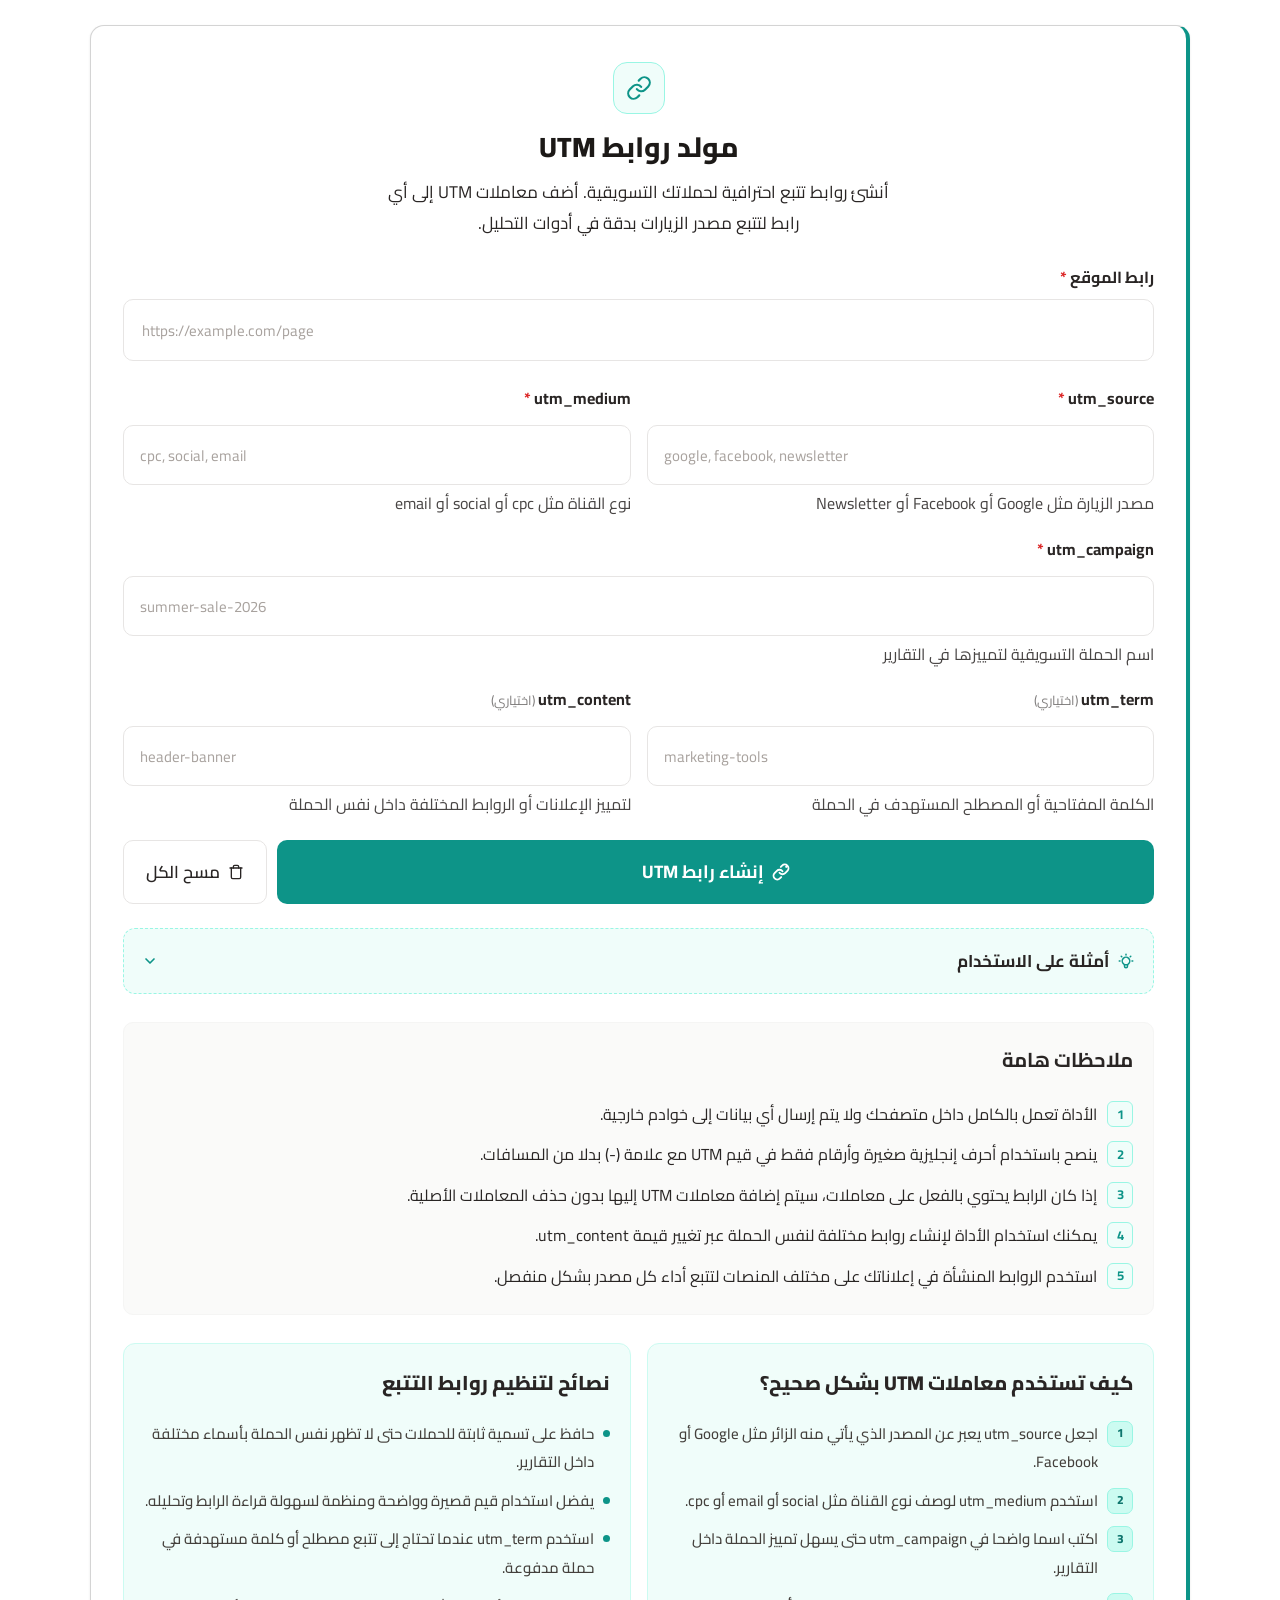
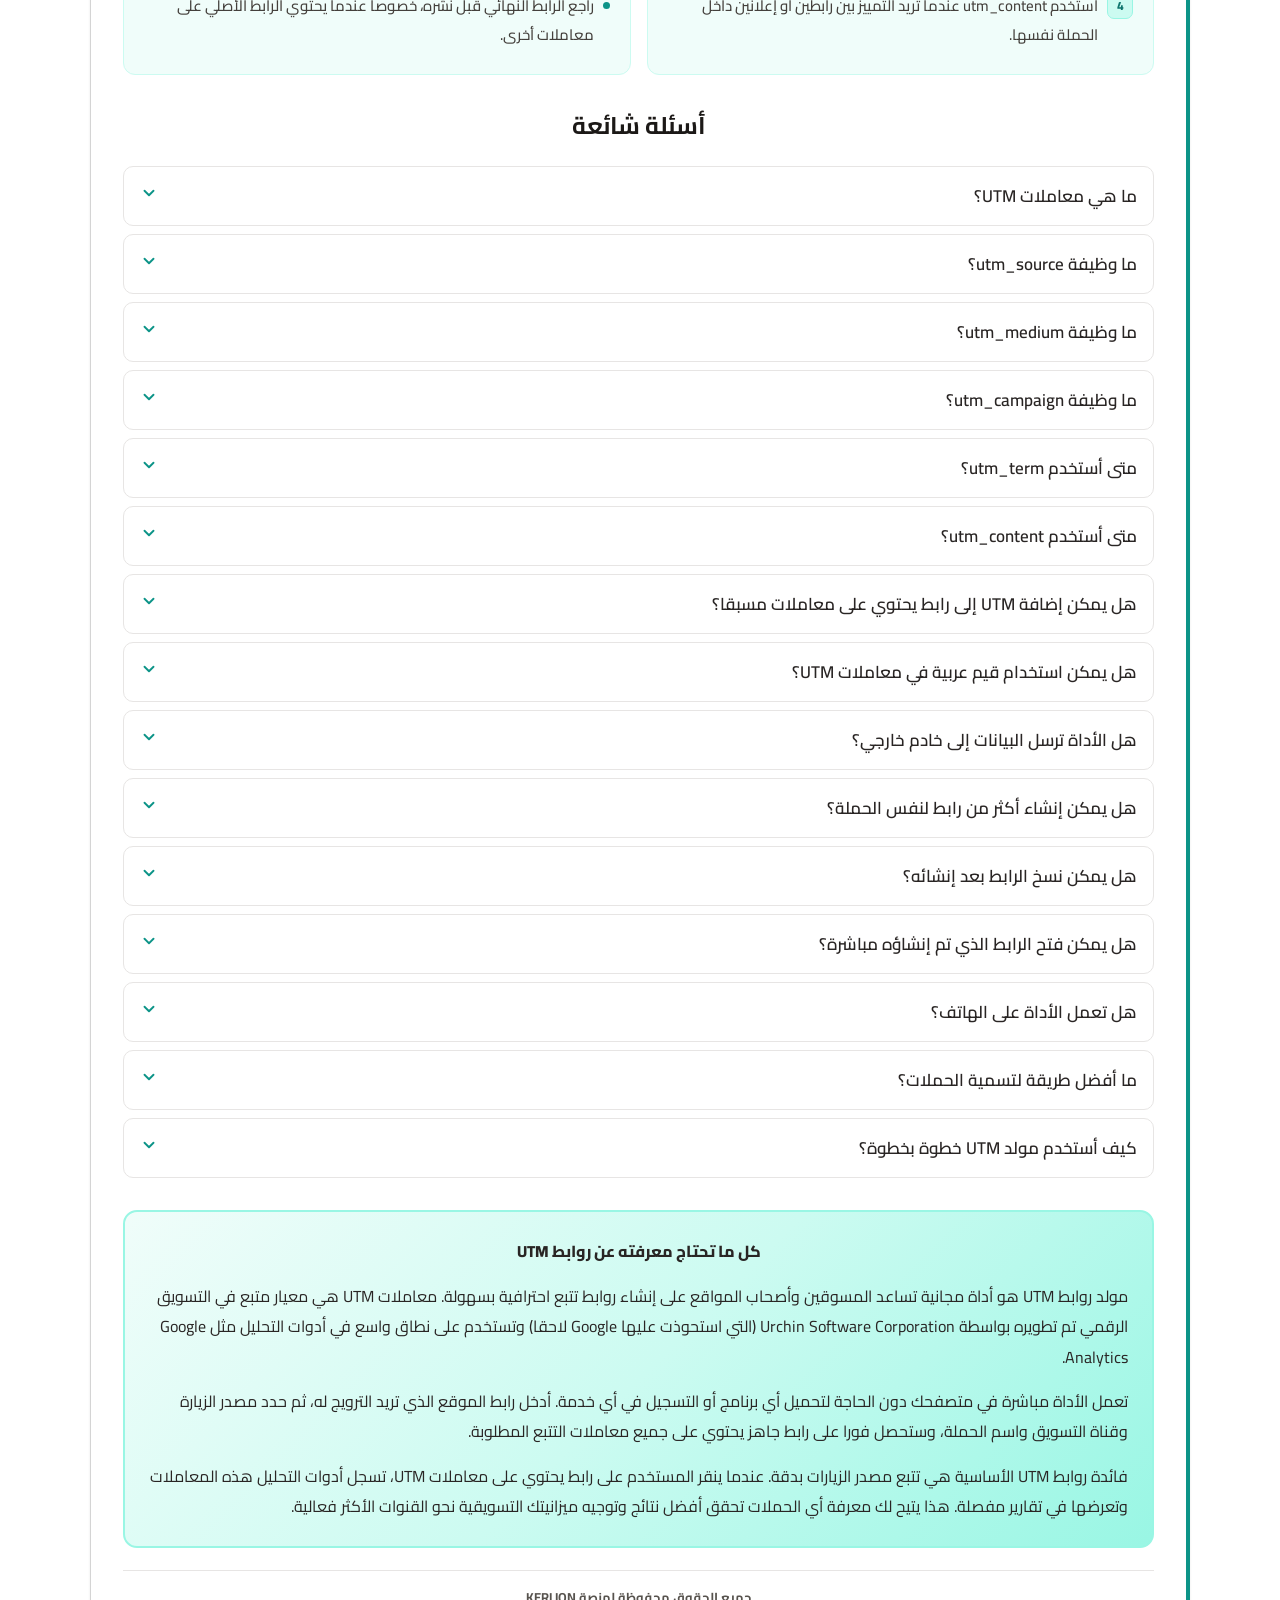
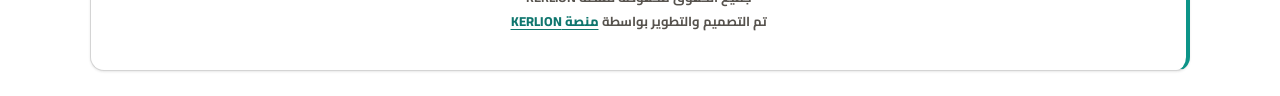
<file: tools/utm-link-generator/index.html>
<!doctype html>
<html lang="ar" dir="rtl">
<head>
<meta charset="utf-8">
<meta name="viewport" content="width=device-width, initial-scale=1">
<meta name="description" content="أنشئ روابط تتبع UTM لحملاتك التسويقية بسهولة باستخدام مولد روابط UTM من KERLION.">
<meta name="theme-color" content="#0d9488">
<title>مولد روابط UTM | KERLION</title>
<link rel="preconnect" href="https://fonts.googleapis.com">
<link rel="preconnect" href="https://fonts.gstatic.com" crossorigin>
<link href="https://fonts.googleapis.com/css2?family=Cairo:wght@400;500;600;700;800&display=swap" rel="stylesheet">
<link rel="stylesheet" href="css/style.css">
</head>
<body>
<div class="krl-utm-app" id="kerlionUtmLinkGenerator" dir="rtl" lang="ar">
  <!-- Header -->
  <div class="krl-utm-header">
    <div class="krl-utm-icon">
      <svg width="26" height="26" viewBox="0 0 24 24"><path d="M10 13a5 5 0 007.54.54l3-3a5 5 0 00-7.07-7.07l-1.72 1.71"/><path d="M14 11a5 5 0 00-7.54-.54l-3 3a5 5 0 007.07 7.07l1.71-1.71"/></svg>
    </div>
    <p class="krl-utm-title">مولد روابط UTM</p>
    <p class="krl-utm-desc">أنشئ روابط تتبع احترافية لحملاتك التسويقية. أضف معاملات UTM إلى أي رابط لتتبع مصدر الزيارات بدقة في أدوات التحليل.</p>
  </div>

  <!-- URL Input -->
  <div class="krl-utm-url-section">
    <label class="krl-utm-label krl-utm-label-required" for="krl-utm-url">رابط الموقع</label>
    <input type="url" id="krl-utm-url" class="krl-utm-input krl-utm-url-input" placeholder="https://example.com/page" autocomplete="off" aria-label="أدخل رابط الموقع">
  </div>

  <!-- UTM Fields -->
  <div class="krl-utm-fields">
    <div class="krl-utm-field">
      <label class="krl-utm-label krl-utm-label-required" for="krl-utm-source">utm_source</label>
      <input type="text" id="krl-utm-source" class="krl-utm-input" placeholder="google, facebook, newsletter" autocomplete="off" aria-label="مصدر الزيارة">
      <span class="krl-utm-hint">مصدر الزيارة مثل Google أو Facebook أو Newsletter</span>
    </div>
    <div class="krl-utm-field">
      <label class="krl-utm-label krl-utm-label-required" for="krl-utm-medium">utm_medium</label>
      <input type="text" id="krl-utm-medium" class="krl-utm-input" placeholder="cpc, social, email" autocomplete="off" aria-label="نوع القناة">
      <span class="krl-utm-hint">نوع القناة مثل cpc أو social أو email</span>
    </div>
    <div class="krl-utm-field krl-utm-field-full">
      <label class="krl-utm-label krl-utm-label-required" for="krl-utm-campaign">utm_campaign</label>
      <input type="text" id="krl-utm-campaign" class="krl-utm-input" placeholder="summer-sale-2026" autocomplete="off" aria-label="اسم الحملة">
      <span class="krl-utm-hint">اسم الحملة التسويقية لتمييزها في التقارير</span>
    </div>
    <div class="krl-utm-field">
      <label class="krl-utm-label" for="krl-utm-term">utm_term <span style="font-weight:400;font-size:13px;color:#292524;opacity:.6">(اختياري)</span></label>
      <input type="text" id="krl-utm-term" class="krl-utm-input" placeholder="marketing-tools" autocomplete="off" aria-label="الكلمة المفتاحية">
      <span class="krl-utm-hint">الكلمة المفتاحية أو المصطلح المستهدف في الحملة</span>
    </div>
    <div class="krl-utm-field">
      <label class="krl-utm-label" for="krl-utm-content">utm_content <span style="font-weight:400;font-size:13px;color:#292524;opacity:.6">(اختياري)</span></label>
      <input type="text" id="krl-utm-content" class="krl-utm-input" placeholder="header-banner" autocomplete="off" aria-label="محتوى الإعلان">
      <span class="krl-utm-hint">لتمييز الإعلانات أو الروابط المختلفة داخل نفس الحملة</span>
    </div>
  </div>

  <!-- Buttons -->
  <div class="krl-utm-btns">
    <button type="button" id="krl-utm-generate" class="krl-utm-generate-btn" aria-label="إنشاء رابط UTM">
      <svg width="18" height="18" viewBox="0 0 24 24" fill="none" stroke="currentColor" stroke-width="2.5" stroke-linecap="round" stroke-linejoin="round"><path d="M10 13a5 5 0 007.54.54l3-3a5 5 0 00-7.07-7.07l-1.72 1.71"/><path d="M14 11a5 5 0 00-7.54-.54l-3 3a5 5 0 007.07 7.07l1.71-1.71"/><line x1="19" y1="5" x2="19" y2="5.01" stroke-width="3" stroke-linecap="round"/></svg>
      <span>إنشاء رابط UTM</span>
    </button>
    <button type="button" id="krl-utm-clear" class="krl-utm-clear-btn" aria-label="مسح جميع الحقول">
      <svg width="16" height="16" viewBox="0 0 24 24" fill="none" stroke="currentColor" stroke-width="2" stroke-linecap="round" stroke-linejoin="round"><path d="M3 6h18"/><path d="M19 6v14a2 2 0 01-2 2H7a2 2 0 01-2-2V6"/><path d="M8 6V4a2 2 0 012-2h4a2 2 0 012 2v2"/></svg>
      <span>مسح الكل</span>
    </button>
  </div>

  <!-- Status -->
  <div id="krl-utm-status" class="krl-utm-status" role="alert" aria-live="polite"></div>

  <!-- Result -->
  <div id="krl-utm-result" class="krl-utm-result">
    <div class="krl-utm-result-header">
      <svg width="16" height="16" viewBox="0 0 24 24" fill="none" stroke="#0f766e" stroke-width="2.5" stroke-linecap="round" stroke-linejoin="round"><path d="M10 13a5 5 0 007.54.54l3-3a5 5 0 00-7.07-7.07l-1.72 1.71"/><path d="M14 11a5 5 0 00-7.54-.54l-3 3a5 5 0 007.07 7.07l1.71-1.71"/></svg>
      <span class="krl-utm-result-title">الرابط النهائي</span>
    </div>
    <div id="krl-utm-result-params" class="krl-utm-result-params"></div>
    <div class="krl-utm-result-url">
      <div id="krl-utm-result-url-text" class="krl-utm-result-url-box"></div>
    </div>
    <div class="krl-utm-result-actions">
      <button type="button" id="krl-utm-copy" class="krl-utm-copy-btn" aria-label="نسخ الرابط">
        <svg width="15" height="15" viewBox="0 0 24 24" fill="none" stroke="currentColor" stroke-width="2" stroke-linecap="round" stroke-linejoin="round"><rect x="9" y="9" width="13" height="13" rx="2" ry="2"/><path d="M5 15H4a2 2 0 01-2-2V4a2 2 0 012-2h9a2 2 0 012 2v1"/></svg>
        <span id="krl-utm-copy-text">نسخ الرابط</span>
      </button>
      <button type="button" id="krl-utm-open" class="krl-utm-open-btn" aria-label="فتح الرابط في علامة تبويب جديدة">
        <svg width="15" height="15" viewBox="0 0 24 24" fill="none" stroke="currentColor" stroke-width="2" stroke-linecap="round" stroke-linejoin="round"><path d="M18 13v6a2 2 0 01-2 2H5a2 2 0 01-2-2V8a2 2 0 012-2h6"/><polyline points="15 3 21 3 21 9"/><line x1="10" y1="14" x2="21" y2="3"/></svg>
        <span>فتح الرابط</span>
      </button>
    </div>
  </div>

  <!-- Examples -->
  <div class="krl-utm-examples" id="krl-utm-examples">
    <div class="krl-utm-examples-toggle" id="krl-utm-examples-toggle" role="button" tabindex="0" aria-expanded="false" aria-label="أمثلة على الاستخدام">
      <p class="krl-utm-examples-title">
        <svg width="18" height="18" viewBox="0 0 24 24" fill="none" stroke-width="2" stroke-linecap="round" stroke-linejoin="round"><path d="M9.663 17h4.673M12 3v1m6.364 1.636l-.707.707M21 12h-1M4 12H3m3.343-5.657l-.707-.707m2.828 9.9a5 5 0 117.072 0l-.548.547A3.374 3.374 0 0014 18.469V19a2 2 0 11-4 0v-.531c0-.895-.356-1.754-.988-2.386l-.548-.547z" stroke="#0d9488"/></svg>
        <span class="krl-utm-examples-title-text">أمثلة على الاستخدام</span>
      </p>
      <span class="krl-utm-examples-chevron">
        <svg width="16" height="16" viewBox="0 0 24 24" fill="none" stroke="currentColor" stroke-width="2.5" stroke-linecap="round" stroke-linejoin="round"><polyline points="6 9 12 15 18 9"/></svg>
      </span>
    </div>
    <div class="krl-utm-examples-body">
      <div class="krl-utm-examples-row"><span class="krl-utm-examples-key">الرابط:</span><span>https://example.com/offer</span></div>
      <div class="krl-utm-examples-row"><span class="krl-utm-examples-key">utm_source:</span><span>facebook</span></div>
      <div class="krl-utm-examples-row"><span class="krl-utm-examples-key">utm_medium:</span><span>social</span></div>
      <div class="krl-utm-examples-row"><span class="krl-utm-examples-key">utm_campaign:</span><span>summer-sale</span></div>
      <div class="krl-utm-examples-row"><span class="krl-utm-examples-key">utm_term:</span><span>shoes</span></div>
      <div class="krl-utm-examples-row"><span class="krl-utm-examples-key">utm_content:</span><span>header-banner</span></div>
    </div>
  </div>

  <!-- Notes -->
  <div class="krl-utm-notes">
    <p class="krl-utm-notes-title">ملاحظات هامة</p>
    <div class="krl-utm-note"><span class="krl-utm-note-num">1</span><span>الأداة تعمل بالكامل داخل متصفحك ولا يتم إرسال أي بيانات إلى خوادم خارجية.</span></div>
    <div class="krl-utm-note"><span class="krl-utm-note-num">2</span><span>ينصح باستخدام أحرف إنجليزية صغيرة وأرقام فقط في قيم UTM مع علامة (-) بدلا من المسافات.</span></div>
    <div class="krl-utm-note"><span class="krl-utm-note-num">3</span><span>إذا كان الرابط يحتوي بالفعل على معاملات، سيتم إضافة معاملات UTM إليها بدون حذف المعاملات الأصلية.</span></div>
    <div class="krl-utm-note"><span class="krl-utm-note-num">4</span><span>يمكنك استخدام الأداة لإنشاء روابط مختلفة لنفس الحملة عبر تغيير قيمة utm_content.</span></div>
    <div class="krl-utm-note"><span class="krl-utm-note-num">5</span><span>استخدم الروابط المنشأة في إعلاناتك على مختلف المنصات لتتبع أداء كل مصدر بشكل منفصل.</span></div>
  </div>


  <!-- Educational Guide -->
  <div class="krl-utm-guide-grid">
    <div class="krl-utm-guide-card">
      <p class="krl-utm-guide-title">كيف تستخدم معاملات UTM بشكل صحيح؟</p>
      <div class="krl-utm-guide-item"><span class="krl-utm-guide-num">1</span><span>اجعل utm_source يعبر عن المصدر الذي يأتي منه الزائر مثل Google أو Facebook.</span></div>
      <div class="krl-utm-guide-item"><span class="krl-utm-guide-num">2</span><span>استخدم utm_medium لوصف نوع القناة مثل social أو email أو cpc.</span></div>
      <div class="krl-utm-guide-item"><span class="krl-utm-guide-num">3</span><span>اكتب اسما واضحا في utm_campaign حتى يسهل تمييز الحملة داخل التقارير.</span></div>
      <div class="krl-utm-guide-item"><span class="krl-utm-guide-num">4</span><span>استخدم utm_content عندما تريد التمييز بين رابطين أو إعلانين داخل الحملة نفسها.</span></div>
    </div>

    <div class="krl-utm-guide-card">
      <p class="krl-utm-guide-title">نصائح لتنظيم روابط التتبع</p>
      <div class="krl-utm-guide-item"><span class="krl-utm-guide-dot"></span><span>حافظ على تسمية ثابتة للحملات حتى لا تظهر نفس الحملة بأسماء مختلفة داخل التقارير.</span></div>
      <div class="krl-utm-guide-item"><span class="krl-utm-guide-dot"></span><span>يفضل استخدام قيم قصيرة وواضحة ومنظمة لسهولة قراءة الرابط وتحليله.</span></div>
      <div class="krl-utm-guide-item"><span class="krl-utm-guide-dot"></span><span>استخدم utm_term عندما تحتاج إلى تتبع مصطلح أو كلمة مستهدفة في حملة مدفوعة.</span></div>
      <div class="krl-utm-guide-item"><span class="krl-utm-guide-dot"></span><span>راجع الرابط النهائي قبل نشره، خصوصا عندما يحتوي الرابط الأصلي على معاملات أخرى.</span></div>
    </div>
  </div>

  <!-- FAQ -->
  <div class="krl-utm-faq">
    <p class="krl-utm-faq-title">أسئلة شائعة</p>
    <div class="krl-utm-faq-item">
      <div class="krl-utm-faq-q" role="button" tabindex="0" aria-expanded="false"><span class="krl-utm-faq-q-text">ما هي معاملات UTM؟</span><span class="krl-utm-faq-chevron"><svg width="18" height="18" viewBox="0 0 24 24" fill="none" stroke="currentColor" stroke-width="2.5" stroke-linecap="round" stroke-linejoin="round"><polyline points="6 9 12 15 18 9"/></svg></span></div>
      <div class="krl-utm-faq-a" role="region"><p>هي معاملات تضاف إلى الرابط لمساعدة أدوات التحليل على معرفة مصدر الزيارة والقناة والحملة المرتبطة بها.</p></div>
    </div>
    <div class="krl-utm-faq-item">
      <div class="krl-utm-faq-q" role="button" tabindex="0" aria-expanded="false"><span class="krl-utm-faq-q-text">ما وظيفة utm_source؟</span><span class="krl-utm-faq-chevron"><svg width="18" height="18" viewBox="0 0 24 24" fill="none" stroke="currentColor" stroke-width="2.5" stroke-linecap="round" stroke-linejoin="round"><polyline points="6 9 12 15 18 9"/></svg></span></div>
      <div class="krl-utm-faq-a" role="region"><p>تحدد المصدر الذي جاء منه الزائر مثل Google أو Facebook أو النشرة البريدية.</p></div>
    </div>
    <div class="krl-utm-faq-item">
      <div class="krl-utm-faq-q" role="button" tabindex="0" aria-expanded="false"><span class="krl-utm-faq-q-text">ما وظيفة utm_medium؟</span><span class="krl-utm-faq-chevron"><svg width="18" height="18" viewBox="0 0 24 24" fill="none" stroke="currentColor" stroke-width="2.5" stroke-linecap="round" stroke-linejoin="round"><polyline points="6 9 12 15 18 9"/></svg></span></div>
      <div class="krl-utm-faq-a" role="region"><p>تحدد نوع القناة التسويقية مثل الإعلانات المدفوعة أو وسائل التواصل الاجتماعي أو البريد الإلكتروني.</p></div>
    </div>
    <div class="krl-utm-faq-item">
      <div class="krl-utm-faq-q" role="button" tabindex="0" aria-expanded="false"><span class="krl-utm-faq-q-text">ما وظيفة utm_campaign؟</span><span class="krl-utm-faq-chevron"><svg width="18" height="18" viewBox="0 0 24 24" fill="none" stroke="currentColor" stroke-width="2.5" stroke-linecap="round" stroke-linejoin="round"><polyline points="6 9 12 15 18 9"/></svg></span></div>
      <div class="krl-utm-faq-a" role="region"><p>تستخدم لتمييز الحملة التسويقية التي ينتمي إليها الرابط حتى يمكن تحليل نتائجها بصورة منفصلة.</p></div>
    </div>
    <div class="krl-utm-faq-item">
      <div class="krl-utm-faq-q" role="button" tabindex="0" aria-expanded="false"><span class="krl-utm-faq-q-text">متى أستخدم utm_term؟</span><span class="krl-utm-faq-chevron"><svg width="18" height="18" viewBox="0 0 24 24" fill="none" stroke="currentColor" stroke-width="2.5" stroke-linecap="round" stroke-linejoin="round"><polyline points="6 9 12 15 18 9"/></svg></span></div>
      <div class="krl-utm-faq-a" role="region"><p>يمكن استخدامه لتسجيل الكلمة المفتاحية أو المصطلح المستهدف، خاصة عند تتبع الحملات الإعلانية المدفوعة.</p></div>
    </div>
    <div class="krl-utm-faq-item">
      <div class="krl-utm-faq-q" role="button" tabindex="0" aria-expanded="false"><span class="krl-utm-faq-q-text">متى أستخدم utm_content؟</span><span class="krl-utm-faq-chevron"><svg width="18" height="18" viewBox="0 0 24 24" fill="none" stroke="currentColor" stroke-width="2.5" stroke-linecap="round" stroke-linejoin="round"><polyline points="6 9 12 15 18 9"/></svg></span></div>
      <div class="krl-utm-faq-a" role="region"><p>يستخدم للتمييز بين روابط أو إعلانات مختلفة داخل الحملة نفسها، مثل مقارنة بانرين أو أكثر من موضع للرابط.</p></div>
    </div>
    <div class="krl-utm-faq-item">
      <div class="krl-utm-faq-q" role="button" tabindex="0" aria-expanded="false"><span class="krl-utm-faq-q-text">هل يمكن إضافة UTM إلى رابط يحتوي على معاملات مسبقا؟</span><span class="krl-utm-faq-chevron"><svg width="18" height="18" viewBox="0 0 24 24" fill="none" stroke="currentColor" stroke-width="2.5" stroke-linecap="round" stroke-linejoin="round"><polyline points="6 9 12 15 18 9"/></svg></span></div>
      <div class="krl-utm-faq-a" role="region"><p>نعم. الكود الموجود في الأداة يستخدم URL API ويحتفظ بالمعاملات الموجودة، ثم يضيف معاملات UTM المطلوبة أو يحدث قيمة المعامل إذا كانت موجودة بالاسم نفسه.</p></div>
    </div>
    <div class="krl-utm-faq-item">
      <div class="krl-utm-faq-q" role="button" tabindex="0" aria-expanded="false"><span class="krl-utm-faq-q-text">هل يمكن استخدام قيم عربية في معاملات UTM؟</span><span class="krl-utm-faq-chevron"><svg width="18" height="18" viewBox="0 0 24 24" fill="none" stroke="currentColor" stroke-width="2.5" stroke-linecap="round" stroke-linejoin="round"><polyline points="6 9 12 15 18 9"/></svg></span></div>
      <div class="krl-utm-faq-a" role="region"><p>نعم، يمكن إدخال القيم العربية وسيقوم المتصفح بترميزها داخل الرابط، لكن استخدام قيم قصيرة وواضحة يسهل قراءة الروابط والتقارير.</p></div>
    </div>
    <div class="krl-utm-faq-item">
      <div class="krl-utm-faq-q" role="button" tabindex="0" aria-expanded="false"><span class="krl-utm-faq-q-text">هل الأداة ترسل البيانات إلى خادم خارجي؟</span><span class="krl-utm-faq-chevron"><svg width="18" height="18" viewBox="0 0 24 24" fill="none" stroke="currentColor" stroke-width="2.5" stroke-linecap="round" stroke-linejoin="round"><polyline points="6 9 12 15 18 9"/></svg></span></div>
      <div class="krl-utm-faq-a" role="region"><p>بحسب الكود الحالي، إنشاء الرابط والتحقق منه وعرضه يتم داخل المتصفح، ولا توجد خدمة خارجية مطلوبة لإنشاء الرابط.</p></div>
    </div>
    <div class="krl-utm-faq-item">
      <div class="krl-utm-faq-q" role="button" tabindex="0" aria-expanded="false"><span class="krl-utm-faq-q-text">هل يمكن إنشاء أكثر من رابط لنفس الحملة؟</span><span class="krl-utm-faq-chevron"><svg width="18" height="18" viewBox="0 0 24 24" fill="none" stroke="currentColor" stroke-width="2.5" stroke-linecap="round" stroke-linejoin="round"><polyline points="6 9 12 15 18 9"/></svg></span></div>
      <div class="krl-utm-faq-a" role="region"><p>نعم، ويمكن تغيير utm_content أو قيم أخرى حسب المصدر والقناة والحالة التي تريد تتبعها بشكل منفصل.</p></div>
    </div>
    <div class="krl-utm-faq-item">
      <div class="krl-utm-faq-q" role="button" tabindex="0" aria-expanded="false"><span class="krl-utm-faq-q-text">هل يمكن نسخ الرابط بعد إنشائه؟</span><span class="krl-utm-faq-chevron"><svg width="18" height="18" viewBox="0 0 24 24" fill="none" stroke="currentColor" stroke-width="2.5" stroke-linecap="round" stroke-linejoin="round"><polyline points="6 9 12 15 18 9"/></svg></span></div>
      <div class="krl-utm-faq-a" role="region"><p>نعم، يوجد زر لنسخ الرابط النهائي إلى الحافظة، مع وجود طريقة بديلة عند عدم توفر Clipboard API.</p></div>
    </div>
    <div class="krl-utm-faq-item">
      <div class="krl-utm-faq-q" role="button" tabindex="0" aria-expanded="false"><span class="krl-utm-faq-q-text">هل يمكن فتح الرابط الذي تم إنشاؤه مباشرة؟</span><span class="krl-utm-faq-chevron"><svg width="18" height="18" viewBox="0 0 24 24" fill="none" stroke="currentColor" stroke-width="2.5" stroke-linecap="round" stroke-linejoin="round"><polyline points="6 9 12 15 18 9"/></svg></span></div>
      <div class="krl-utm-faq-a" role="region"><p>نعم، يوجد زر فتح الرابط، ويقوم بفتح الرابط النهائي في علامة تبويب جديدة.</p></div>
    </div>
    <div class="krl-utm-faq-item">
      <div class="krl-utm-faq-q" role="button" tabindex="0" aria-expanded="false"><span class="krl-utm-faq-q-text">هل تعمل الأداة على الهاتف؟</span><span class="krl-utm-faq-chevron"><svg width="18" height="18" viewBox="0 0 24 24" fill="none" stroke="currentColor" stroke-width="2.5" stroke-linecap="round" stroke-linejoin="round"><polyline points="6 9 12 15 18 9"/></svg></span></div>
      <div class="krl-utm-faq-a" role="region"><p>نعم، التصميم يحتوي على قواعد Responsive للشاشات الصغيرة، وتتحول الحقول والأزرار إلى ترتيب عمودي عند الحاجة.</p></div>
    </div>
    <div class="krl-utm-faq-item">
      <div class="krl-utm-faq-q" role="button" tabindex="0" aria-expanded="false"><span class="krl-utm-faq-q-text">ما أفضل طريقة لتسمية الحملات؟</span><span class="krl-utm-faq-chevron"><svg width="18" height="18" viewBox="0 0 24 24" fill="none" stroke="currentColor" stroke-width="2.5" stroke-linecap="round" stroke-linejoin="round"><polyline points="6 9 12 15 18 9"/></svg></span></div>
      <div class="krl-utm-faq-a" role="region"><p>استخدم تسمية واضحة وثابتة تعبر عن الحملة نفسها، وتجنب تغيير طريقة كتابة الاسم بين الروابط المختلفة حتى لا تتوزع بيانات الحملة في التقارير.</p></div>
    </div>
    <div class="krl-utm-faq-item">
      <div class="krl-utm-faq-q" role="button" tabindex="0" aria-expanded="false"><span class="krl-utm-faq-q-text">كيف أستخدم مولد UTM خطوة بخطوة؟</span><span class="krl-utm-faq-chevron"><svg width="18" height="18" viewBox="0 0 24 24" fill="none" stroke="currentColor" stroke-width="2.5" stroke-linecap="round" stroke-linejoin="round"><polyline points="6 9 12 15 18 9"/></svg></span></div>
      <div class="krl-utm-faq-a" role="region"><p>أدخل رابط الصفحة، ثم اكتب المصدر والقناة واسم الحملة، وأضف term أو content عند الحاجة، وبعدها اضغط إنشاء رابط UTM وراجع الرابط النهائي قبل نشره.</p></div>
    </div>
  </div>
  <!-- SEO Banner -->
  <div class="krl-utm-seo">
    <p class="krl-utm-seo-title">كل ما تحتاج معرفته عن روابط UTM</p>
    <p>مولد روابط UTM هو أداة مجانية تساعد المسوقين وأصحاب المواقع على إنشاء روابط تتبع احترافية بسهولة. معاملات UTM هي معيار متبع في التسويق الرقمي تم تطويره بواسطة Urchin Software Corporation (التي استحوذت عليها Google لاحقا) وتستخدم على نطاق واسع في أدوات التحليل مثل Google Analytics.</p>
    <p>تعمل الأداة مباشرة في متصفحك دون الحاجة لتحميل أي برنامج أو التسجيل في أي خدمة. أدخل رابط الموقع الذي تريد الترويج له، ثم حدد مصدر الزيارة وقناة التسويق واسم الحملة، وستحصل فورا على رابط جاهز يحتوي على جميع معاملات التتبع المطلوبة.</p>
    <p>فائدة روابط UTM الأساسية هي تتبع مصدر الزيارات بدقة. عندما ينقر المستخدم على رابط يحتوي على معاملات UTM، تسجل أدوات التحليل هذه المعاملات وتعرضها في تقارير مفصلة. هذا يتيح لك معرفة أي الحملات تحقق أفضل نتائج وتوجيه ميزانيتك التسويقية نحو القنوات الأكثر فعالية.</p>
  </div>

  <footer class="krl-utm-credit" aria-label="حقوق ونسبة KERLION">
    <p>جميع الحقوق محفوظة لمنصة KERLION</p>
    <p>تم التصميم والتطوير بواسطة
      <a href="https://www.kerlionvip.com" target="_blank" rel="noopener noreferrer">منصة KERLION</a>
    </p>
  </footer>
</div>
<script src="js/app.js" defer></script>
</body>
</html>
</file>
<file: tools/html-link-extractor/css/style.css>
#kLinkExtractor,
#kLinkExtractor *,
#kLinkExtractor *::before,
#kLinkExtractor *::after { box-sizing: border-box !important; }

#kLinkExtractor {
  --kle-bg: #f1f5fc;
  --kle-card: #ffffff;
  --kle-text: #172744;
  --kle-muted: #405471;
  --kle-border: #c5d3e8;
  --kle-primary: #244cc7;
  --kle-primary-dark: #17399d;
  width: 100% !important;
  max-width: 100% !important;
  margin: 0 auto !important;
  padding: 26px 14px 38px !important;
  direction: rtl !important;
  text-align: right !important;
  color: var(--kle-text) !important;
  background: var(--kle-bg) !important;
  font-family: "Cairo", Tahoma, Arial, sans-serif !important;
  font-size: 16px !important;
  line-height: 1.85 !important;
  border-radius: 18px !important;
  isolation: isolate !important;
  overflow-wrap: anywhere !important;
}
#kLinkExtractor h1,
#kLinkExtractor h2,
#kLinkExtractor h3 {
  all: unset !important;
  display: block !important;
  box-sizing: border-box !important;
  margin: 0 !important;
  padding: 0 !important;
  border: 0 !important;
  border-radius: 0 !important;
  background: transparent !important;
  background-image: none !important;
  box-shadow: none !important;
  color: var(--kle-text) !important;
  font-family: "Cairo", Tahoma, Arial, sans-serif !important;
  font-style: normal !important;
  font-weight: 900 !important;
  letter-spacing: normal !important;
  line-height: 1.5 !important;
  text-align: right !important;
  text-decoration: none !important;
  text-shadow: none !important;
  text-transform: none !important;
}
#kLinkExtractor p { margin: 0 0 12px !important; color: var(--kle-muted) !important; }
#kLinkExtractor button,
#kLinkExtractor input,
#kLinkExtractor textarea,
#kLinkExtractor select { font-family: "Cairo", Tahoma, Arial, sans-serif !important; }
#kLinkExtractor button { text-transform: none !important; letter-spacing: normal !important; }
#kLinkExtractor .kle-wrap { width: 100% !important; max-width: 1100px !important; margin: 0 auto !important; }
#kLinkExtractor .kle-hero { max-width: 860px !important; margin: 0 auto 26px !important; text-align: center !important; }
#kLinkExtractor .kle-badge {
  display: inline-flex !important; align-items: center !important; gap: 8px !important;
  padding: 6px 14px !important; margin: 0 0 12px !important; border: 1px solid #b5c7f6 !important;
  border-radius: 999px !important; background: #e3ebff !important; color: #193d9b !important;
  font-size: 13px !important; line-height: 1.5 !important; font-weight: 900 !important;
}
#kLinkExtractor .kle-dot { display: inline-block !important; width: 9px !important; height: 9px !important; flex: 0 0 9px !important; background: #087f75 !important; border-radius: 50% !important; }
#kLinkExtractor .kle-title {
  margin: 0 0 10px !important; font-size: clamp(28px, 4.5vw, 42px) !important;
  font-weight: 900 !important; line-height: 1.35 !important; text-align: center !important; color: #14284b !important;
}
#kLinkExtractor .kle-title span { color: var(--kle-primary) !important; }
#kLinkExtractor .kle-intro { max-width: 800px !important; margin: 0 auto !important; color: #394e6e !important; font-size: 17px !important; line-height: 2 !important; text-align: center !important; }
#kLinkExtractor .kle-panel {
  min-width: 0 !important; margin: 0 0 20px !important; padding: 22px !important;
  border: 1px solid var(--kle-border) !important; border-radius: 17px !important;
  background: var(--kle-card) !important; box-shadow: 0 7px 22px rgba(25,48,89,.07) !important;
}
#kLinkExtractor .kle-panel-head {
  display: flex !important; flex-direction: row !important; flex-wrap: nowrap !important;
  align-items: center !important; justify-content: flex-start !important; gap: 12px !important;
  width: 100% !important; margin: 0 0 9px !important;
}
#kLinkExtractor .kle-icon {
  display: inline-flex !important; align-items: center !important; justify-content: center !important;
  flex: 0 0 44px !important; width: 44px !important; height: 44px !important; margin: 0 !important;
  border-radius: 12px !important; background: #e5edff !important; color: #214bc5 !important; border: 1px solid #c1d0ff !important;
}
#kLinkExtractor .kle-icon svg { display: block !important; width: 23px !important; height: 23px !important; fill: none !important; stroke: currentColor !important; stroke-width: 2 !important; stroke-linecap: round !important; stroke-linejoin: round !important; }
#kLinkExtractor .kle-panel-title { flex: 1 1 auto !important; min-width: 0 !important; font-size: 22px !important; line-height: 1.5 !important; font-weight: 900 !important; }
#kLinkExtractor .kle-panel-desc { margin: 0 0 17px !important; color: #405471 !important; font-size: 16px !important; line-height: 1.9 !important; }
#kLinkExtractor .kle-field { display: flex !important; flex-direction: column !important; min-width: 0 !important; gap: 7px !important; margin: 0 0 15px !important; }
#kLinkExtractor .kle-label { display: block !important; margin: 0 !important; padding: 0 !important; color: #1a2c4b !important; font-size: 15px !important; line-height: 1.6 !important; font-weight: 900 !important; }
#kLinkExtractor .kle-help { display: block !important; margin: 0 !important; color: #465b79 !important; font-size: 13px !important; line-height: 1.8 !important; }
#kLinkExtractor .kle-input,
#kLinkExtractor .kle-select,
#kLinkExtractor .kle-textarea {
  display: block !important; width: 100% !important; max-width: 100% !important; min-width: 0 !important;
  margin: 0 !important; padding: 12px 14px !important; border: 1px solid #b9c9e3 !important; border-radius: 10px !important;
  outline: none !important; background: #ffffff !important; color: #172744 !important; box-shadow: none !important;
  font-size: 15px !important; line-height: 1.8 !important;
}
#kLinkExtractor .kle-input:focus,
#kLinkExtractor .kle-select:focus,
#kLinkExtractor .kle-textarea:focus { border-color: #244cc7 !important; box-shadow: 0 0 0 3px rgba(36,76,199,.16) !important; }
#kLinkExtractor .kle-textarea { min-height: 280px !important; height: 280px !important; resize: vertical !important; }
#kLinkExtractor .kle-code { direction: ltr !important; text-align: left !important; unicode-bidi: plaintext !important; font: 14px/1.8 Consolas, Monaco, "Courier New", monospace !important; white-space: pre !important; overflow: auto !important; tab-size: 2 !important; }
#kLinkExtractor .kle-input[dir="ltr"] { direction: ltr !important; text-align: left !important; }
#kLinkExtractor .kle-options { display: grid !important; grid-template-columns: repeat(2, minmax(0, 1fr)) !important; gap: 14px !important; }
#kLinkExtractor .kle-checks { display: flex !important; flex-wrap: wrap !important; gap: 9px !important; margin: 0 0 15px !important; }
#kLinkExtractor .kle-check {
  display: inline-flex !important; align-items: center !important; gap: 8px !important; margin: 0 !important;
  padding: 9px 12px !important; border: 1px solid #c7d5e9 !important; border-radius: 9px !important;
  background: #f6f8fd !important; color: #243a5a !important; font-size: 13px !important; font-weight: 900 !important;
}
#kLinkExtractor .kle-check input { width: 17px !important; height: 17px !important; margin: 0 !important; accent-color: #244cc7 !important; }
#kLinkExtractor .kle-buttons { display: flex !important; flex-wrap: wrap !important; gap: 9px !important; margin-top: 13px !important; }
#kLinkExtractor .kle-btn {
  appearance: none !important; display: inline-flex !important; align-items: center !important; justify-content: center !important; gap: 8px !important;
  min-height: 47px !important; margin: 0 !important; padding: 11px 17px !important;
  border: 1px solid #b9c8e0 !important; border-radius: 10px !important; background: #ffffff !important;
  color: #233959 !important; font-size: 15px !important; line-height: 1.5 !important; font-weight: 900 !important;
  cursor: pointer !important; box-shadow: none !important; transition: background .15s ease, transform .15s ease !important;
}
#kLinkExtractor .kle-btn svg { width: 17px !important; height: 17px !important; flex: 0 0 17px !important; fill: none !important; stroke: currentColor !important; stroke-width: 2 !important; stroke-linecap: round !important; stroke-linejoin: round !important; }
#kLinkExtractor .kle-btn-primary { color: #ffffff !important; background: #244cc7 !important; border-color: #244cc7 !important; }
#kLinkExtractor .kle-btn-primary:hover { background: #17399d !important; }
#kLinkExtractor .kle-btn:hover { transform: translateY(-1px) !important; }
#kLinkExtractor .kle-status { min-height: 26px !important; margin: 10px 0 0 !important; color: #11685f !important; font-size: 14px !important; line-height: 1.8 !important; font-weight: 800 !important; }
#kLinkExtractor .kle-summary { display: grid !important; grid-template-columns: repeat(4, minmax(0,1fr)) !important; gap: 10px !important; margin: 16px 0 !important; }
#kLinkExtractor .kle-summary-card { min-width: 0 !important; padding: 13px !important; border: 1px solid #c7d5e9 !important; border-radius: 11px !important; background: #f6f8fd !important; text-align: center !important; }
#kLinkExtractor .kle-summary-label { display: block !important; color: #405471 !important; font-size: 13px !important; line-height: 1.6 !important; font-weight: 800 !important; }
#kLinkExtractor .kle-summary-value { display: block !important; color: #17399d !important; font-size: 25px !important; line-height: 1.5 !important; font-weight: 900 !important; direction: ltr !important; }
#kLinkExtractor .kle-table-wrap { width: 100% !important; overflow-x: auto !important; border: 1px solid #c7d5e9 !important; border-radius: 12px !important; background: #ffffff !important; }
#kLinkExtractor .kle-table { width: 100% !important; min-width: 620px !important; margin: 0 !important; border-collapse: separate !important; border-spacing: 0 !important; background: #ffffff !important; color: #172744 !important; font-size: 14px !important; line-height: 1.8 !important; }
#kLinkExtractor .kle-table th { padding: 12px !important; background: #e5edff !important; color: #193d9b !important; text-align: right !important; border-bottom: 1px solid #c7d5e9 !important; font-weight: 900 !important; }
#kLinkExtractor .kle-table td { padding: 12px !important; color: #253b5b !important; text-align: right !important; vertical-align: top !important; border-bottom: 1px solid #e1e8f2 !important; }
#kLinkExtractor .kle-table tr:last-child td { border-bottom: 0 !important; }
#kLinkExtractor .kle-url { display: block !important; direction: ltr !important; text-align: left !important; unicode-bidi: plaintext !important; color: #17399d !important; font: 13px/1.8 Consolas, Monaco, "Courier New", monospace !important; overflow-wrap: anywhere !important; word-break: break-word !important; }
#kLinkExtractor .kle-tag { display: inline-block !important; padding: 4px 8px !important; border: 1px solid #bfd0e8 !important; border-radius: 7px !important; background: #f0f4fb !important; color: #2b405f !important; direction: ltr !important; font: 12px/1.6 Consolas, Monaco, monospace !important; }
#kLinkExtractor .kle-kind { display: inline-flex !important; padding: 4px 8px !important; border-radius: 7px !important; border: 1px solid #b9c9e3 !important; background: #f4f7fc !important; color: #263e61 !important; font-size: 12px !important; font-weight: 900 !important; white-space: nowrap !important; }
#kLinkExtractor .kle-kind.internal { background: #d9f4e8 !important; border-color: #91d8bd !important; color: #075e45 !important; }
#kLinkExtractor .kle-kind.external { background: #e3ebff !important; border-color: #b5c7f6 !important; color: #193d9b !important; }
#kLinkExtractor .kle-empty { padding: 22px !important; border: 1px dashed #9aacca !important; border-radius: 11px !important; background: #f8faff !important; color: #405471 !important; text-align: center !important; font-size: 15px !important; }
#kLinkExtractor .kle-note { margin: 0 0 20px !important; padding: 15px 17px !important; border: 1px solid #d0a94b !important; border-right: 5px solid #9c6900 !important; border-radius: 12px !important; background: #fff8e7 !important; color: #604817 !important; font-size: 14px !important; line-height: 2 !important; }
#kLinkExtractor .kle-note strong { color: #4d3508 !important; }
#kLinkExtractor .kle-section { margin-top: 28px !important; }
#kLinkExtractor .kle-section-title { margin: 0 0 8px !important; font-size: clamp(23px, 3vw, 30px) !important; line-height: 1.45 !important; text-align: center !important; }
#kLinkExtractor .kle-section-desc { max-width: 820px !important; margin: 0 auto 18px !important; text-align: center !important; font-size: 16px !important; line-height: 1.9 !important; color: #405471 !important; }
#kLinkExtractor .kle-info-grid { display: grid !important; grid-template-columns: repeat(2, minmax(0, 1fr)) !important; gap: 15px !important; }
#kLinkExtractor .kle-info-card { min-width: 0 !important; padding: 18px !important; border: 1px solid #c7d5e9 !important; border-radius: 14px !important; background: #ffffff !important; }
#kLinkExtractor .kle-info-head { display: flex !important; align-items: center !important; gap: 11px !important; margin: 0 0 9px !important; }
#kLinkExtractor .kle-info-head h3 { flex: 1 1 auto !important; min-width: 0 !important; font-size: 18px !important; line-height: 1.55 !important; }
#kLinkExtractor .kle-info-card p { margin: 0 !important; color: #405471 !important; font-size: 15px !important; line-height: 1.95 !important; }
#kLinkExtractor .kle-small-icon { display: inline-flex !important; align-items: center !important; justify-content: center !important; flex: 0 0 38px !important; width: 38px !important; height: 38px !important; margin: 0 !important; border-radius: 10px !important; background: #e5edff !important; border: 1px solid #c1d0ff !important; color: #214bc5 !important; }
#kLinkExtractor .kle-small-icon svg { width: 20px !important; height: 20px !important; display: block !important; fill: none !important; stroke: currentColor !important; stroke-width: 2 !important; stroke-linecap: round !important; stroke-linejoin: round !important; }
#kLinkExtractor .kle-steps { display: grid !important; grid-template-columns: repeat(3, minmax(0, 1fr)) !important; gap: 14px !important; }
#kLinkExtractor .kle-step { min-width: 0 !important; padding: 18px !important; border: 1px solid #c7d5e9 !important; border-radius: 14px !important; background: #ffffff !important; }
#kLinkExtractor .kle-step-head { display: flex !important; align-items: center !important; gap: 10px !important; margin: 0 0 9px !important; }
#kLinkExtractor .kle-step-num { display: inline-flex !important; align-items: center !important; justify-content: center !important; flex: 0 0 36px !important; width: 36px !important; height: 36px !important; margin: 0 !important; border-radius: 10px !important; background: #244cc7 !important; color: #ffffff !important; font-size: 15px !important; line-height: 1 !important; font-weight: 900 !important; }
#kLinkExtractor .kle-step h3 { flex: 1 1 auto !important; min-width: 0 !important; font-size: 17px !important; line-height: 1.5 !important; }
#kLinkExtractor .kle-step p { margin: 0 !important; font-size: 14px !important; line-height: 1.9 !important; color: #405471 !important; }
#kLinkExtractor .kle-faq { display: grid !important; gap: 11px !important; max-width: 920px !important; margin: 0 auto !important; }
#kLinkExtractor .kle-faq-item { margin: 0 !important; padding: 0 !important; border: 1px solid #c7d5e9 !important; border-radius: 12px !important; background: #ffffff !important; overflow: hidden !important; }
#kLinkExtractor .kle-faq-item::before,
#kLinkExtractor .kle-faq-item::after,
#kLinkExtractor .kle-faq-item summary::before,
#kLinkExtractor .kle-faq-item summary::after { content: none !important; display: none !important; }
#kLinkExtractor .kle-faq-item summary {
  display: flex !important; align-items: center !important; justify-content: space-between !important; gap: 12px !important;
  margin: 0 !important; padding: 15px 17px !important; border: 0 !important; border-radius: 0 !important;
  background: #ffffff !important; box-shadow: none !important; color: #172744 !important;
  font-family: "Cairo", Tahoma, Arial, sans-serif !important; font-size: 16px !important; line-height: 1.7 !important;
  font-weight: 900 !important; cursor: pointer !important; list-style: none !important;
}
#kLinkExtractor .kle-faq-item summary::-webkit-details-marker { display: none !important; }
#kLinkExtractor .kle-faq-item summary span:first-child { flex: 1 1 auto !important; min-width: 0 !important; }
#kLinkExtractor .kle-faq-arrow { display: inline-block !important; flex: 0 0 12px !important; width: 12px !important; height: 12px !important; margin: 0 2px 5px 0 !important; border-right: 3px solid #244cc7 !important; border-bottom: 3px solid #244cc7 !important; transform: rotate(45deg) !important; transition: transform .18s ease !important; }
#kLinkExtractor .kle-faq-item[open] .kle-faq-arrow { transform: rotate(225deg) !important; margin-bottom: -5px !important; }
#kLinkExtractor .kle-faq-answer { margin: 0 !important; padding: 0 17px 17px !important; color: #405471 !important; font-size: 15px !important; line-height: 2 !important; }
#kLinkExtractor .kle-footer { margin: 27px 0 0 !important; text-align: center !important; color: #405471 !important; font-size: 13px !important; font-weight: 700 !important; }
#kLinkExtractor .kle-footer strong { color: #244cc7 !important; }
#kLinkExtractor .kle-credit {
  margin-top: 7px !important;
  color: #405471 !important;
  font-size: 13px !important;
  font-weight: 700 !important;
}
#kLinkExtractor .kle-credit a {
  color: #244cc7 !important;
  font-weight: 900 !important;
  text-decoration: underline !important;
  text-underline-offset: 3px !important;
}
#kLinkExtractor .kle-credit a:hover { color: #17399d !important; }

@media (max-width: 900px) {
  #kLinkExtractor .kle-steps { grid-template-columns: repeat(2, minmax(0, 1fr)) !important; }
  #kLinkExtractor .kle-summary { grid-template-columns: repeat(2, minmax(0,1fr)) !important; }
}
@media (max-width: 600px) {
  #kLinkExtractor { padding: 18px 8px 27px !important; border-radius: 12px !important; font-size: 15px !important; }
  #kLinkExtractor .kle-panel { padding: 14px !important; border-radius: 14px !important; }
  #kLinkExtractor .kle-panel-title { font-size: 20px !important; }
  #kLinkExtractor .kle-intro { font-size: 15px !important; }
  #kLinkExtractor .kle-options,
  #kLinkExtractor .kle-info-grid,
  #kLinkExtractor .kle-steps { grid-template-columns: minmax(0, 1fr) !important; }
  #kLinkExtractor .kle-textarea { min-height: 230px !important; height: 230px !important; font-size: 14px !important; padding: 12px !important; }
  #kLinkExtractor .kle-buttons { display: grid !important; grid-template-columns: minmax(0, 1fr) !important; }
  #kLinkExtractor .kle-btn { width: 100% !important; }
  #kLinkExtractor .kle-info-card,
  #kLinkExtractor .kle-step { padding: 15px !important; }
  #kLinkExtractor .kle-faq-item summary { font-size: 15px !important; padding: 13px !important; }
  #kLinkExtractor .kle-faq-answer { font-size: 14px !important; padding: 0 13px 14px !important; }
  #kLinkExtractor .kle-note { font-size: 13px !important; padding: 12px !important; }
  #kLinkExtractor .kle-table { min-width: 560px !important; }
}
@media (prefers-reduced-motion: reduce) {
  #kLinkExtractor *, #kLinkExtractor *::before, #kLinkExtractor *::after { transition: none !important; }
}
</file>
<file: tools/json-ld-data-validator/css/style.css>
#kJsonLdChecker,
#kJsonLdChecker *,
#kJsonLdChecker *::before,
#kJsonLdChecker *::after { box-sizing: border-box !important; }

#kJsonLdChecker {
  --kjc-bg: #f1f5fc;
  --kjc-card: #ffffff;
  --kjc-text: #172744;
  --kjc-muted: #405471;
  --kjc-border: #c5d3e8;
  --kjc-primary: #244cc7;
  --kjc-primary-dark: #17399d;
  width: 100% !important;
  max-width: 100% !important;
  margin: 0 auto !important;
  padding: 26px 14px 38px !important;
  direction: rtl !important;
  text-align: right !important;
  color: var(--kjc-text) !important;
  background: var(--kjc-bg) !important;
  font-family: "Cairo", Tahoma, Arial, sans-serif !important;
  font-size: 16px !important;
  line-height: 1.85 !important;
  border-radius: 18px !important;
  isolation: isolate !important;
  overflow-wrap: anywhere !important;
}
#kJsonLdChecker h1,
#kJsonLdChecker h2,
#kJsonLdChecker h3 {
  all: unset !important;
  display: block !important;
  box-sizing: border-box !important;
  margin: 0 !important;
  padding: 0 !important;
  border: 0 !important;
  border-radius: 0 !important;
  background: transparent !important;
  background-image: none !important;
  box-shadow: none !important;
  color: var(--kjc-text) !important;
  font-family: "Cairo", Tahoma, Arial, sans-serif !important;
  font-style: normal !important;
  font-weight: 900 !important;
  letter-spacing: normal !important;
  line-height: 1.5 !important;
  text-align: right !important;
  text-decoration: none !important;
  text-shadow: none !important;
  text-transform: none !important;
}
#kJsonLdChecker p { margin: 0 0 12px !important; color: var(--kjc-muted) !important; }
#kJsonLdChecker button,
#kJsonLdChecker input,
#kJsonLdChecker textarea,
#kJsonLdChecker select { font-family: "Cairo", Tahoma, Arial, sans-serif !important; }
#kJsonLdChecker button { text-transform: none !important; letter-spacing: normal !important; }
#kJsonLdChecker .kjc-wrap { width: 100% !important; max-width: 1120px !important; margin: 0 auto !important; }
#kJsonLdChecker .kjc-hero { max-width: 860px !important; margin: 0 auto 26px !important; text-align: center !important; }
#kJsonLdChecker .kjc-badge {
  display: inline-flex !important; align-items: center !important; gap: 8px !important;
  padding: 6px 14px !important; margin: 0 0 12px !important; border: 1px solid #b5c7f6 !important;
  border-radius: 999px !important; background: #e3ebff !important; color: #193d9b !important;
  font-size: 13px !important; line-height: 1.5 !important; font-weight: 900 !important;
}
#kJsonLdChecker .kjc-dot { display: inline-block !important; width: 9px !important; height: 9px !important; flex: 0 0 9px !important; background: #087f75 !important; border-radius: 50% !important; }
#kJsonLdChecker .kjc-title {
  margin: 0 0 10px !important; font-size: clamp(28px, 4.5vw, 42px) !important;
  font-weight: 900 !important; line-height: 1.35 !important; text-align: center !important; color: #14284b !important;
}
#kJsonLdChecker .kjc-title span { color: var(--kjc-primary) !important; }
#kJsonLdChecker .kjc-intro { max-width: 800px !important; margin: 0 auto !important; color: #394e6e !important; font-size: 17px !important; line-height: 2 !important; text-align: center !important; }
#kJsonLdChecker .kjc-panel {
  min-width: 0 !important; margin: 0 0 20px !important; padding: 22px !important;
  border: 1px solid var(--kjc-border) !important; border-radius: 17px !important;
  background: var(--kjc-card) !important; box-shadow: 0 7px 22px rgba(25,48,89,.07) !important;
}
#kJsonLdChecker .kjc-panel-head {
  display: flex !important; flex-direction: row !important; flex-wrap: nowrap !important;
  align-items: center !important; justify-content: flex-start !important; gap: 12px !important;
  width: 100% !important; margin: 0 0 9px !important;
}
#kJsonLdChecker .kjc-icon {
  display: inline-flex !important; align-items: center !important; justify-content: center !important;
  flex: 0 0 44px !important; width: 44px !important; height: 44px !important; margin: 0 !important;
  border-radius: 12px !important; background: #e5edff !important; color: #214bc5 !important; border: 1px solid #c1d0ff !important;
}
#kJsonLdChecker .kjc-icon svg { display: block !important; width: 23px !important; height: 23px !important; fill: none !important; stroke: currentColor !important; stroke-width: 2 !important; stroke-linecap: round !important; stroke-linejoin: round !important; }
#kJsonLdChecker .kjc-panel-title { flex: 1 1 auto !important; min-width: 0 !important; font-size: 22px !important; line-height: 1.5 !important; font-weight: 900 !important; }
#kJsonLdChecker .kjc-panel-desc { margin: 0 0 17px !important; color: #405471 !important; font-size: 15px !important; line-height: 1.9 !important; }
#kJsonLdChecker .kjc-label { display: block !important; margin: 0 0 7px !important; padding: 0 !important; color: #1a2c4b !important; font-size: 15px !important; line-height: 1.6 !important; font-weight: 900 !important; }
#kJsonLdChecker .kjc-textarea {
  display: block !important; width: 100% !important; max-width: 100% !important; min-width: 0 !important;
  min-height: 340px !important; height: 340px !important; margin: 0 !important; padding: 15px !important;
  border: 1px solid #b9c9e3 !important; border-radius: 12px !important; outline: none !important;
  background: #ffffff !important; color: #172744 !important; box-shadow: none !important;
  font: 14px/1.8 Consolas, Monaco, "Courier New", monospace !important;
  direction: ltr !important; text-align: left !important; unicode-bidi: plaintext !important;
  resize: vertical !important; white-space: pre !important; overflow: auto !important; tab-size: 2 !important;
}
#kJsonLdChecker .kjc-textarea:focus { border-color: #244cc7 !important; box-shadow: 0 0 0 3px rgba(36,76,199,.16) !important; }
#kJsonLdChecker .kjc-help { display: block !important; margin: 7px 0 0 !important; color: #465b79 !important; font-size: 12px !important; line-height: 1.8 !important; }
#kJsonLdChecker .kjc-buttons { display: flex !important; flex-wrap: wrap !important; gap: 9px !important; margin-top: 13px !important; }
#kJsonLdChecker .kjc-btn {
  appearance: none !important; display: inline-flex !important; align-items: center !important; justify-content: center !important; gap: 8px !important;
  min-height: 45px !important; margin: 0 !important; padding: 10px 16px !important;
  border: 1px solid #b9c8e0 !important; border-radius: 10px !important; background: #ffffff !important;
  color: #233959 !important; font-size: 14px !important; line-height: 1.5 !important; font-weight: 900 !important;
  cursor: pointer !important; box-shadow: none !important; transition: background .15s ease, transform .15s ease !important;
}
#kJsonLdChecker .kjc-btn svg { width: 17px !important; height: 17px !important; flex: 0 0 17px !important; fill: none !important; stroke: currentColor !important; stroke-width: 2 !important; stroke-linecap: round !important; stroke-linejoin: round !important; }
#kJsonLdChecker .kjc-btn-primary { color: #ffffff !important; background: #244cc7 !important; border-color: #244cc7 !important; }
#kJsonLdChecker .kjc-btn-primary:hover { background: #17399d !important; }
#kJsonLdChecker .kjc-btn:hover { transform: translateY(-1px) !important; }
#kJsonLdChecker .kjc-status { min-height: 26px !important; margin: 10px 0 0 !important; color: #11685f !important; font-size: 13px !important; line-height: 1.8 !important; font-weight: 800 !important; }
#kJsonLdChecker .kjc-results { margin-top: 16px !important; }
#kJsonLdChecker .kjc-summary { display: grid !important; grid-template-columns: repeat(3, minmax(0, 1fr)) !important; gap: 10px !important; margin-bottom: 14px !important; }
#kJsonLdChecker .kjc-summary-card { min-width: 0 !important; padding: 12px !important; border: 1px solid #c7d5e9 !important; border-radius: 11px !important; background: #f6f8fd !important; text-align: center !important; }
#kJsonLdChecker .kjc-summary-label { display: block !important; color: #405471 !important; font-size: 12px !important; line-height: 1.6 !important; font-weight: 800 !important; }
#kJsonLdChecker .kjc-summary-value { display: block !important; color: #17399d !important; font-size: 24px !important; line-height: 1.5 !important; font-weight: 900 !important; direction: ltr !important; }
#kJsonLdChecker .kjc-section-label { margin: 18px 0 9px !important; color: #1a2c4b !important; font-size: 18px !important; font-weight: 900 !important; }
#kJsonLdChecker .kjc-check-list { display: grid !important; gap: 9px !important; }
#kJsonLdChecker .kjc-check-item { display: grid !important; grid-template-columns: 30px minmax(0,1fr) !important; gap: 10px !important; align-items: start !important; min-width: 0 !important; padding: 12px !important; border: 1px solid #c7d5e9 !important; border-radius: 11px !important; background: #ffffff !important; }
/* Icons are drawn with CSS so Blogger cannot replace check and warning symbols. */
#kJsonLdChecker .kjc-check-icon {
  position: relative !important; display: inline-flex !important; align-items: center !important; justify-content: center !important;
  width: 27px !important; height: 27px !important; flex: 0 0 27px !important; border-radius: 8px !important;
  font-size: 0 !important; line-height: 1 !important; overflow: hidden !important;
}
#kJsonLdChecker .kjc-check-icon.good { background: #d9f4e8 !important; border: 1px solid #91d8bd !important; }
#kJsonLdChecker .kjc-check-icon.good::before { content: "" !important; display: block !important; width: 7px !important; height: 12px !important; margin-top: -3px !important; border-right: 3px solid #075e45 !important; border-bottom: 3px solid #075e45 !important; transform: rotate(45deg) !important; }
#kJsonLdChecker .kjc-check-icon.warn { background: #fff0c9 !important; border: 1px solid #e4c56b !important; }
#kJsonLdChecker .kjc-check-icon.warn::before { content: "" !important; display: block !important; width: 3px !important; height: 9px !important; position: absolute !important; top: 5px !important; left: 11px !important; border-radius: 2px !important; background: #754b00 !important; }
#kJsonLdChecker .kjc-check-icon.warn::after { content: "" !important; display: block !important; width: 3px !important; height: 3px !important; position: absolute !important; left: 11px !important; bottom: 4px !important; border-radius: 50% !important; background: #754b00 !important; }
#kJsonLdChecker .kjc-check-icon.error { background: #ffe2e2 !important; border: 1px solid #e7aaaa !important; }
#kJsonLdChecker .kjc-check-icon.error::before,
#kJsonLdChecker .kjc-check-icon.error::after { content: "" !important; display: block !important; position: absolute !important; width: 15px !important; height: 3px !important; border-radius: 2px !important; background: #8b1e1e !important; left: 5px !important; top: 11px !important; }
#kJsonLdChecker .kjc-check-icon.error::before { transform: rotate(45deg) !important; }
#kJsonLdChecker .kjc-check-icon.error::after { transform: rotate(-45deg) !important; }
#kJsonLdChecker .kjc-check-title { display: block !important; margin: 0 0 3px !important; color: #172744 !important; font-size: 14px !important; line-height: 1.7 !important; font-weight: 900 !important; }
#kJsonLdChecker .kjc-check-detail { display: block !important; margin: 0 !important; color: #405471 !important; font-size: 13px !important; line-height: 1.85 !important; overflow-wrap: anywhere !important; }
#kJsonLdChecker .kjc-node-card { margin-top: 10px !important; padding: 13px !important; border: 1px solid #c7d5e9 !important; border-radius: 11px !important; background: #f8faff !important; }
#kJsonLdChecker .kjc-node-head { display: flex !important; align-items: center !important; flex-wrap: wrap !important; gap: 8px !important; margin: 0 0 8px !important; }
#kJsonLdChecker .kjc-type-badge { display: inline-flex !important; padding: 4px 9px !important; background: #e3ebff !important; color: #183d9b !important; border: 1px solid #c1d0ff !important; border-radius: 7px !important; direction: ltr !important; font: 800 12px/1.6 Consolas, Monaco, monospace !important; }
#kJsonLdChecker .kjc-node-card p { margin: 0 !important; font-size: 13px !important; line-height: 1.85 !important; color: #405471 !important; }
#kJsonLdChecker .kjc-empty { padding: 20px !important; border: 1px dashed #9aacca !important; border-radius: 11px !important; background: #f8faff !important; color: #405471 !important; text-align: center !important; font-size: 14px !important; }
#kJsonLdChecker .kjc-note { margin: 0 0 20px !important; padding: 15px 17px !important; border: 1px solid #d0a94b !important; border-right: 5px solid #9c6900 !important; border-radius: 12px !important; background: #fff8e7 !important; color: #604817 !important; font-size: 14px !important; line-height: 2 !important; }
#kJsonLdChecker .kjc-note strong { color: #4d3508 !important; }
#kJsonLdChecker .kjc-section { margin-top: 28px !important; }
#kJsonLdChecker .kjc-section-title { margin: 0 0 8px !important; font-size: clamp(23px, 3vw, 30px) !important; line-height: 1.45 !important; text-align: center !important; }
#kJsonLdChecker .kjc-section-desc { max-width: 820px !important; margin: 0 auto 18px !important; text-align: center !important; font-size: 15px !important; line-height: 1.9 !important; color: #405471 !important; }
#kJsonLdChecker .kjc-info-grid { display: grid !important; grid-template-columns: repeat(2, minmax(0, 1fr)) !important; gap: 15px !important; }
#kJsonLdChecker .kjc-info-card { min-width: 0 !important; padding: 18px !important; border: 1px solid #c7d5e9 !important; border-radius: 14px !important; background: #ffffff !important; }
#kJsonLdChecker .kjc-info-head { display: flex !important; align-items: center !important; gap: 11px !important; margin: 0 0 9px !important; }
#kJsonLdChecker .kjc-info-head h3 { flex: 1 1 auto !important; min-width: 0 !important; font-size: 18px !important; line-height: 1.55 !important; }
#kJsonLdChecker .kjc-info-card p { margin: 0 !important; color: #405471 !important; font-size: 15px !important; line-height: 1.95 !important; }
#kJsonLdChecker .kjc-small-icon { display: inline-flex !important; align-items: center !important; justify-content: center !important; flex: 0 0 38px !important; width: 38px !important; height: 38px !important; margin: 0 !important; border-radius: 10px !important; background: #e5edff !important; border: 1px solid #c1d0ff !important; color: #214bc5 !important; }
#kJsonLdChecker .kjc-small-icon svg { width: 20px !important; height: 20px !important; display: block !important; fill: none !important; stroke: currentColor !important; stroke-width: 2 !important; stroke-linecap: round !important; stroke-linejoin: round !important; }
#kJsonLdChecker .kjc-steps { display: grid !important; grid-template-columns: repeat(3, minmax(0, 1fr)) !important; gap: 14px !important; }
#kJsonLdChecker .kjc-step { min-width: 0 !important; padding: 18px !important; border: 1px solid #c7d5e9 !important; border-radius: 14px !important; background: #ffffff !important; }
#kJsonLdChecker .kjc-step-head { display: flex !important; align-items: center !important; gap: 10px !important; margin: 0 0 9px !important; }
#kJsonLdChecker .kjc-step-num { display: inline-flex !important; align-items: center !important; justify-content: center !important; flex: 0 0 36px !important; width: 36px !important; height: 36px !important; margin: 0 !important; border-radius: 10px !important; background: #244cc7 !important; color: #ffffff !important; font-size: 15px !important; line-height: 1 !important; font-weight: 900 !important; }
#kJsonLdChecker .kjc-step h3 { flex: 1 1 auto !important; min-width: 0 !important; font-size: 17px !important; line-height: 1.5 !important; }
#kJsonLdChecker .kjc-step p { margin: 0 !important; font-size: 14px !important; line-height: 1.9 !important; color: #405471 !important; }
#kJsonLdChecker .kjc-faq { display: grid !important; gap: 11px !important; max-width: 920px !important; margin: 0 auto !important; }
#kJsonLdChecker .kjc-faq-item { margin: 0 !important; padding: 0 !important; border: 1px solid #c7d5e9 !important; border-radius: 12px !important; background: #ffffff !important; overflow: hidden !important; }
#kJsonLdChecker .kjc-faq-item::before,
#kJsonLdChecker .kjc-faq-item::after,
#kJsonLdChecker .kjc-faq-item summary::before,
#kJsonLdChecker .kjc-faq-item summary::after { content: none !important; display: none !important; }
#kJsonLdChecker .kjc-faq-item summary {
  display: flex !important; align-items: center !important; justify-content: space-between !important; gap: 12px !important;
  margin: 0 !important; padding: 15px 17px !important; border: 0 !important; border-radius: 0 !important;
  background: #ffffff !important; box-shadow: none !important; color: #172744 !important;
  font-family: "Cairo", Tahoma, Arial, sans-serif !important; font-size: 16px !important; line-height: 1.7 !important;
  font-weight: 900 !important; cursor: pointer !important; list-style: none !important;
}
#kJsonLdChecker .kjc-faq-item summary::-webkit-details-marker { display: none !important; }
#kJsonLdChecker .kjc-faq-item summary span:first-child { flex: 1 1 auto !important; min-width: 0 !important; }
#kJsonLdChecker .kjc-faq-arrow { display: inline-block !important; flex: 0 0 12px !important; width: 12px !important; height: 12px !important; margin: 0 2px 5px 0 !important; border-right: 3px solid #244cc7 !important; border-bottom: 3px solid #244cc7 !important; transform: rotate(45deg) !important; transition: transform .18s ease !important; }
#kJsonLdChecker .kjc-faq-item[open] .kjc-faq-arrow { transform: rotate(225deg) !important; margin-bottom: -5px !important; }
#kJsonLdChecker .kjc-faq-answer { margin: 0 !important; padding: 0 17px 17px !important; color: #405471 !important; font-size: 15px !important; line-height: 2 !important; }
#kJsonLdChecker .kjc-footer { margin: 27px 0 0 !important; text-align: center !important; color: #405471 !important; font-size: 12px !important; font-weight: 700 !important; }
#kJsonLdChecker .kjc-footer strong { color: #244cc7 !important; }
#kJsonLdChecker .kjc-credit {
  margin-top: 7px !important;
  color: #405471 !important;
  font-size: 13px !important;
  font-weight: 700 !important;
}
#kJsonLdChecker .kjc-credit a {
  color: #244cc7 !important;
  font-weight: 900 !important;
  text-decoration: underline !important;
  text-underline-offset: 3px !important;
}
#kJsonLdChecker .kjc-credit a:hover { color: #17399d !important; }

@media (max-width: 900px) {
  #kJsonLdChecker .kjc-steps { grid-template-columns: repeat(2, minmax(0, 1fr)) !important; }
}
@media (max-width: 600px) {
  #kJsonLdChecker { padding: 18px 8px 27px !important; border-radius: 12px !important; font-size: 15px !important; }
  #kJsonLdChecker .kjc-panel { padding: 14px !important; border-radius: 14px !important; }
  #kJsonLdChecker .kjc-panel-title { font-size: 20px !important; }
  #kJsonLdChecker .kjc-intro { font-size: 15px !important; }
  #kJsonLdChecker .kjc-textarea { min-height: 280px !important; height: 280px !important; font-size: 13px !important; padding: 12px !important; }
  #kJsonLdChecker .kjc-buttons { display: grid !important; grid-template-columns: minmax(0, 1fr) !important; }
  #kJsonLdChecker .kjc-btn { width: 100% !important; }
  #kJsonLdChecker .kjc-info-grid,
  #kJsonLdChecker .kjc-steps { grid-template-columns: minmax(0, 1fr) !important; }
  #kJsonLdChecker .kjc-info-card,
  #kJsonLdChecker .kjc-step { padding: 15px !important; }
  #kJsonLdChecker .kjc-summary { grid-template-columns: minmax(0, 1fr) !important; }
  #kJsonLdChecker .kjc-faq-item summary { font-size: 15px !important; padding: 13px !important; }
  #kJsonLdChecker .kjc-faq-answer { font-size: 14px !important; padding: 0 13px 14px !important; }
  #kJsonLdChecker .kjc-note { font-size: 13px !important; padding: 12px !important; }
}
@media (prefers-reduced-motion: reduce) {
  #kJsonLdChecker *, #kJsonLdChecker *::before, #kJsonLdChecker *::after { transition: none !important; }
}

/* Improve text legibility and compact the discovered-type cards. */
#kJsonLdChecker .kjc-intro { font-size: 18px !important; }
#kJsonLdChecker .kjc-panel-desc { font-size: 17px !important; line-height: 1.95 !important; }
#kJsonLdChecker .kjc-label { font-size: 16px !important; }
#kJsonLdChecker .kjc-help { font-size: 14px !important; }
#kJsonLdChecker .kjc-btn { min-height: 50px !important; padding: 12px 19px !important; font-size: 16px !important; }
#kJsonLdChecker .kjc-status { font-size: 15px !important; }
#kJsonLdChecker .kjc-summary-label { font-size: 14px !important; }
#kJsonLdChecker .kjc-section-label { font-size: 20px !important; }
#kJsonLdChecker .kjc-check-item { padding: 14px !important; gap: 12px !important; }
#kJsonLdChecker .kjc-check-title { font-size: 16px !important; line-height: 1.75 !important; }
#kJsonLdChecker .kjc-check-detail { font-size: 15px !important; line-height: 1.9 !important; }
#kJsonLdChecker .kjc-node-card {
  display: flex !important; flex-direction: row !important; flex-wrap: wrap !important; align-items: center !important;
  justify-content: flex-start !important; column-gap: 14px !important; row-gap: 7px !important;
  width: fit-content !important; max-width: 100% !important; margin: 10px 0 0 auto !important;
  padding: 13px 16px !important; background: #ffffff !important;
}
#kJsonLdChecker .kjc-node-head {
  display: inline-flex !important; flex-direction: row !important; align-items: center !important;
  flex-wrap: wrap !important; gap: 9px !important; margin: 0 !important; max-width: 100% !important;
}
#kJsonLdChecker .kjc-type-badge { font-size: 14px !important; padding: 5px 10px !important; }
#kJsonLdChecker .kjc-node-card p {
  display: inline-block !important; width: auto !important; max-width: 100% !important; margin: 0 !important;
  font-size: 15px !important; line-height: 1.8 !important; overflow-wrap: anywhere !important;
}
#kJsonLdChecker .kjc-section-desc { font-size: 16px !important; }
#kJsonLdChecker .kjc-info-card p { font-size: 16px !important; }
#kJsonLdChecker .kjc-step p { font-size: 15px !important; }
#kJsonLdChecker .kjc-faq-item summary { font-size: 17px !important; }
#kJsonLdChecker .kjc-faq-answer { font-size: 16px !important; }
#kJsonLdChecker .kjc-note { font-size: 15px !important; }
#kJsonLdChecker .kjc-footer { font-size: 13px !important; }

/* Google Rich Results Test CTA. */
#kJsonLdChecker .kjc-google-cta {
  display: flex !important; align-items: center !important; justify-content: center !important;
  width: 100% !important; margin: 8px auto 26px !important; padding: 0 8px !important;
}
#kJsonLdChecker .kjc-google-cta .kjc-btn {
  display: inline-flex !important; align-items: center !important; justify-content: center !important;
  width: min(100%, 540px) !important; min-height: 62px !important; padding: 16px 26px !important;
  border-radius: 13px !important; font-size: 18px !important; line-height: 1.65 !important;
  text-align: center !important; white-space: normal !important; box-shadow: 0 6px 16px rgba(36,76,199,.2) !important;
  text-decoration: none !important;
}
@media (max-width: 600px) {
  #kJsonLdChecker .kjc-intro { font-size: 16px !important; }
  #kJsonLdChecker .kjc-panel-desc { font-size: 16px !important; }
  #kJsonLdChecker .kjc-label { font-size: 15px !important; }
  #kJsonLdChecker .kjc-help { font-size: 13px !important; }
  #kJsonLdChecker .kjc-btn { font-size: 15px !important; }
  #kJsonLdChecker .kjc-check-title { font-size: 15px !important; }
  #kJsonLdChecker .kjc-check-detail { font-size: 14px !important; }
  #kJsonLdChecker .kjc-node-card { width: fit-content !important; max-width: 100% !important; padding: 12px !important; }
  #kJsonLdChecker .kjc-node-card p { font-size: 14px !important; }
  #kJsonLdChecker .kjc-section-desc,
  #kJsonLdChecker .kjc-info-card p,
  #kJsonLdChecker .kjc-faq-answer { font-size: 15px !important; }
  #kJsonLdChecker .kjc-faq-item summary { font-size: 16px !important; }
  #kJsonLdChecker .kjc-google-cta { margin-bottom: 22px !important; }
  #kJsonLdChecker .kjc-google-cta .kjc-btn {
    width: 100% !important; min-height: 58px !important; padding: 14px 15px !important; font-size: 16px !important;
  }
}
</file>
<file: tools/pdf-to-word-converter/css/style.css>
/* ── PDF to Word Converter Widget – Isolated Styles ── */
.krl-pdfword-app{
  font-family:'Cairo',sans-serif;
  max-width:1000px;
  margin:20px auto;
  direction:rtl;
  line-height:1.7;
}
.krl-pdfword-app *{
  box-sizing:border-box;
  margin:0;
  padding:0;
}
/* Header */
.krl-pdfword-header{
  background:linear-gradient(to left,#059669,#047857);
  color:#fff;
  padding:24px 28px;
  border-radius:16px;
  margin-bottom:16px;
  display:flex;
  align-items:center;
  gap:16px;
}
.krl-pdfword-header-icon{
  width:52px;height:52px;
  background:rgba(255,255,255,.18);
  border-radius:12px;
  display:flex;align-items:center;justify-content:center;
  flex-shrink:0;
}
.krl-pdfword-header-icon svg{stroke:#fffcfc;fill:none;stroke-width:2;stroke-linecap:round;stroke-linejoin:round;}
.krl-pdfword-header-text{flex:1;min-width:0;}
.krl-pdfword-title{
  font-size:20px;
  font-weight:700;
  line-height:1.3;
}
.krl-pdfword-subtitle{
  font-size:14px;
  color:rgba(255,255,255,.85);
  margin-top:4px;
}
/* Upload Card */
.krl-pdfword-upload-card{
  background:#f0f2f5;
  border:1px solid #3483ed;
  border-radius:16px;
  overflow:hidden;
  margin-bottom:12px;
}
.krl-pdfword-drop-zone{
  padding:40px 20px;
  text-align:center;
  cursor:pointer;
  transition:background .2s;
  background:#d1dce8;
}
.krl-pdfword-drop-zone:hover,
.krl-pdfword-drop-zone.krl-pdfword-dragover{
  background:#ecfdf5;
}
.krl-pdfword-drop-zone.krl-pdfword-disabled{
  cursor:not-allowed;
  opacity:.6;
}
.krl-pdfword-upload-icon{
  margin:0 auto 12px;
  color:#94a3b8;
  transition:color .2s;
}
.krl-pdfword-drop-zone:hover .krl-pdfword-upload-icon,
.krl-pdfword-drop-zone.krl-pdfword-dragover .krl-pdfword-upload-icon{
  color:#059669;
}
.krl-pdfword-upload-text{
  font-size:16px;
  font-weight:600;
  color:#334155;
  margin-bottom:4px;
}
.krl-pdfword-upload-hint{
  font-size:13px;
  color:#94a3b8;
}
.krl-pdfword-file-input{display:none;}
/* Error Message */
.krl-pdfword-error-msg{
  display:none;
  background:#fef2f2;
  border:1px solid #fecaca;
  border-radius:12px;
  padding:14px 18px;
  margin-bottom:12px;
  align-items:flex-start;
  gap:10px;
}
.krl-pdfword-error-msg.krl-pdfword-visible{display:flex;}
.krl-pdfword-error-icon{color:#ef4444;flex-shrink:0;margin-top:2px;}
.krl-pdfword-error-text{color:#b91c1c;font-size:14px;line-height:1.6;}
/* File Info */
.krl-pdfword-file-info{
  display:none;
  background:#fff;
  border:1px solid #e2e8f0;
  border-radius:12px;
  padding:14px 18px;
  margin-bottom:12px;
  align-items:center;
  gap:12px;
}
.krl-pdfword-file-info.krl-pdfword-visible{display:flex;}
.krl-pdfword-file-icon{color:#059669;flex-shrink:0;}
.krl-pdfword-file-details{flex:1;min-width:0;}
.krl-pdfword-filename{color:#1e293b;font-weight:600;font-size:14px;white-space:nowrap;overflow:hidden;text-overflow:ellipsis;}
.krl-pdfword-filesize{color:#94a3b8;font-size:12px;margin-top:2px;}
.krl-pdfword-remove-btn{
  background:none;border:none;
  color:#94a3b8;cursor:pointer;
  padding:6px;border-radius:8px;
  transition:all .15s;
  display:flex;align-items:center;justify-content:center;
}
.krl-pdfword-remove-btn:hover{color:#ef4444;background:#fef2f2;}
/* Buttons (scoped) */
.krl-pdfword-convert-btn,
.krl-pdfword-download-btn,
.krl-pdfword-retry-btn,
.krl-pdfword-again-btn{
  border:none;cursor:pointer;
  font-family:'Cairo',sans-serif;
  font-weight:600;
  border-radius:12px;
  transition:background .15s,transform .1s;
  display:flex;align-items:center;justify-content:center;gap:8px;
}
.krl-pdfword-convert-btn:active,
.krl-pdfword-download-btn:active,
.krl-pdfword-retry-btn:active,
.krl-pdfword-again-btn:active{
  transform:scale(.98);
}
.krl-pdfword-convert-section{
  display:none;
  margin-bottom:12px;
}
.krl-pdfword-convert-section.krl-pdfword-visible{display:block;}
.krl-pdfword-convert-btn{
  width:100%;
  background:#059669;color:#fff;
  padding:14px 24px;font-size:16px;
}
.krl-pdfword-convert-btn:hover{background:#047857;}
.krl-pdfword-convert-btn:focus-visible,
.krl-pdfword-download-btn:focus-visible,
.krl-pdfword-retry-btn:focus-visible,
.krl-pdfword-again-btn:focus-visible{
  outline:2px solid #059669;
  outline-offset:2px;
}
/* Progress */
.krl-pdfword-progress-section{
  display:none;
  background:#fff;
  border:1px solid #e2e8f0;
  border-radius:12px;
  padding:20px;
  margin-bottom:12px;
}
.krl-pdfword-progress-section.krl-pdfword-visible{display:block;}
.krl-pdfword-progress-top{
  display:flex;justify-content:space-between;align-items:center;
  margin-bottom:10px;
}
.krl-pdfword-progress-label{color:#334155;font-weight:600;font-size:14px;}
.krl-pdfword-progress-pct{color:#059669;font-weight:700;font-size:14px;}
.krl-pdfword-progress-bar{
  width:100%;background:#f1f5f9;
  border-radius:99px;height:10px;
  overflow:hidden;
}
.krl-pdfword-progress-fill{
  height:100%;background:#10b981;
  border-radius:99px;
  transition:width .3s ease-out;
  width:0%;
}
.krl-pdfword-progress-msg{
  color:#94a3b8;font-size:12px;margin-top:8px;
}
/* Success */
.krl-pdfword-success-section{
  display:none;
  background:#ecfdf5;
  border:1px solid #a7f3d0;
  border-radius:12px;
  padding:20px;
  margin-bottom:12px;
}
.krl-pdfword-success-section.krl-pdfword-visible{display:block;}
.krl-pdfword-success-row{
  display:flex;align-items:center;gap:8px;
  margin-bottom:16px;
}
.krl-pdfword-success-check{color:#059669;}
.krl-pdfword-success-msg{color:#065f46;font-weight:700;font-size:16px;}
.krl-pdfword-btns-row{
  display:flex;gap:12px;
}
.krl-pdfword-download-btn{
  flex:1;background:#059669;color:#fff;
  padding:12px 20px;font-size:14px;
}
.krl-pdfword-download-btn:hover{background:#047857;}
.krl-pdfword-again-btn{
  flex:1;background:#fff;color:#475569;
  border:1px solid #e2e8f0;
  padding:12px 20px;font-size:14px;
}
.krl-pdfword-again-btn:hover{background:#f8fafc;}
.krl-pdfword-output-name{
  color:rgba(5,150,105,.65);font-size:12px;text-align:center;margin-top:12px;
}
/* Retry */
.krl-pdfword-retry-section{
  display:none;
  margin-bottom:12px;
}
.krl-pdfword-retry-section.krl-pdfword-visible{display:block;}
.krl-pdfword-retry-btn{
  width:100%;background:#fff;color:#475569;
  border:1px solid #e2e8f0;
  padding:12px 20px;font-size:14px;
}
.krl-pdfword-retry-btn:hover{background:#f8fafc;}
/* Notes */
.krl-pdfword-notes{
  background:#fff;
  border:1px solid #e2e8f0;
  border-radius:16px;
  padding:22px 24px;
  margin-bottom:16px;
}
.krl-pdfword-notes-title{
  color:#1e293b;font-weight:700;font-size:14px;margin-bottom:12px;
}
.krl-pdfword-note-item{
  display:flex;align-items:flex-start;gap:10px;
  margin-bottom:10px;
}
.krl-pdfword-note-item:last-child{margin-bottom:0;}
.krl-pdfword-note-dot{
  width:6px;height:6px;min-width:6px;
  background:#10b981;border-radius:50%;
  margin-top:9px;
}
.krl-pdfword-note-text{
  color:#1b2129;font-size:13px;line-height:1.7;
}
/* SEO Content */
.krl-pdfword-seo{
  background:#f8fafc;
  border:1px solid #f1f5f9;
  border-radius:16px;
  padding:22px 24px;
  margin-bottom:16px;
}
.krl-pdfword-seo-title{
  color:#1e293b;font-weight:700;font-size:15px;margin-bottom:10px;
}
.krl-pdfword-seo-p{
  color:#1b2129;font-size:13px;line-height:1.8;margin-bottom:16px;
}
.krl-pdfword-seo-p:last-child{margin-bottom:0;}
/* FAQ Section */
.krl-pdfword-faq{
  background:#fff;
  border:1px solid #e2e8f0;
  border-radius:16px;
  padding:22px 24px;
  margin-bottom:16px;
}
.krl-pdfword-faq-title{
  color:#1e293b;font-weight:700;font-size:15px;margin-bottom:14px;
}
.krl-pdfword-faq-item{
  border-bottom:1px solid #f1f5f9;
}
.krl-pdfword-faq-item:last-child{border-bottom:none;}
.krl-pdfword-faq-q{
  display:flex;justify-content:space-between;align-items:center;
  padding:14px 0;cursor:pointer;gap:12px;
  user-select:none;-webkit-user-select:none;
}
.krl-pdfword-faq-q:hover .krl-pdfword-faq-q-text{color:#059669;}
.krl-pdfword-faq-q-text{
  color:#334155;font-size:14px;font-weight:600;flex:1;
  transition:color .15s;
}
.krl-pdfword-faq-arrow{
  color:#94a3b8;transition:transform .25s ease;flex-shrink:0;
  display:flex;align-items:center;
}
.krl-pdfword-faq-item.krl-pdfword-faq-open .krl-pdfword-faq-arrow{
  transform:rotate(180deg);color:#059669;
}
.krl-pdfword-faq-a{
  display:none;
}
.krl-pdfword-faq-item.krl-pdfword-faq-open .krl-pdfword-faq-a{
  display:block;
}
.krl-pdfword-faq-a-text{
  color:#1b2129;font-size:13px;line-height:1.8;
  padding-bottom:14px;
}
/* Responsive */
@media(max-width:480px){
  .krl-pdfword-header{padding:18px 20px;gap:12px;}
  .krl-pdfword-title{font-size:17px;}
  .krl-pdfword-subtitle{font-size:13px;}
  .krl-pdfword-drop-zone{padding:30px 16px;}
  .krl-pdfword-upload-text{font-size:15px;}
  .krl-pdfword-btns-row{flex-direction:column;}
  .krl-pdfword-header-icon{width:44px;height:44px;}
  .krl-pdfword-header-icon svg{width:22px;height:22px;}
  .krl-pdfword-faq-q{padding:12px 0;}
  .krl-pdfword-faq-q-text{font-size:13px;}
  .krl-pdfword-faq-a-text{font-size:12px;}
}

/* ===== محتوى تعليمي إضافي للصفحة 35 ===== */
.krl-pdfword-guide-grid{display:grid;grid-template-columns:1fr 1fr;gap:16px;margin-bottom:16px}
.krl-pdfword-guide-card{background:#f8fafc;border:1px solid #dbeafe;border-radius:16px;padding:22px 24px;height:auto;min-height:0;align-self:start}
.krl-pdfword-guide-title{color:#1e293b;font-weight:700;font-size:15px;margin:0 0 14px}
.krl-pdfword-guide-item{display:flex;align-items:flex-start;gap:10px;margin-bottom:10px;color:#334155;font-size:13px;line-height:1.8}
.krl-pdfword-guide-item:last-child{margin-bottom:0}
.krl-pdfword-guide-num{display:inline-flex;align-items:center;justify-content:center;width:25px;height:25px;min-width:25px;border-radius:7px;background:#eff6ff;border:1px solid #bfdbfe;color:#2563eb;font-size:12px;font-weight:800;margin-top:1px}
.krl-pdfword-guide-dot{width:7px;height:7px;min-width:7px;border-radius:50%;background:#10b981;margin-top:10px}
.krl-pdfword-guide-card,.krl-pdfword-notes,.krl-pdfword-seo,.krl-pdfword-faq{height:auto;min-height:0}
@media(min-width:769px){
.krl-pdfword-title{font-size:24px}.krl-pdfword-subtitle{font-size:16px}.krl-pdfword-upload-text{font-size:17px}.krl-pdfword-upload-hint{font-size:14px}.krl-pdfword-error-text{font-size:15px}.krl-pdfword-filename{font-size:15px}.krl-pdfword-filesize{font-size:13px}.krl-pdfword-convert-btn{font-size:18px}.krl-pdfword-progress-label,.krl-pdfword-progress-pct{font-size:15px}.krl-pdfword-success-msg{font-size:17px}.krl-pdfword-download-btn,.krl-pdfword-again-btn,.krl-pdfword-retry-btn{font-size:15px}.krl-pdfword-notes-title{font-size:17px}.krl-pdfword-note-text{font-size:15px;line-height:1.9}.krl-pdfword-seo-title{font-size:17px}.krl-pdfword-seo-p{font-size:15px;line-height:1.9}.krl-pdfword-faq-title{font-size:18px}.krl-pdfword-faq-q-text{font-size:17px}.krl-pdfword-faq-a-text{font-size:15px;line-height:1.9}.krl-pdfword-guide-title{font-size:18px}.krl-pdfword-guide-item{font-size:15px;line-height:1.9}
}
@media(max-width:700px){.krl-pdfword-guide-grid{grid-template-columns:1fr}}
/* KERLION attribution footer */
.krl-pdfword-credit{
  margin:18px 0 0;
  padding:14px 10px;
  text-align:center;
  color:#475569;
  font-family:'Cairo',sans-serif;
  font-size:13px;
  line-height:1.9;
  font-weight:700;
}
.krl-pdfword-credit p{margin:0}
.krl-pdfword-credit a{
  color:#047857;
  font-weight:800;
  text-decoration:underline;
  text-underline-offset:3px;
}
.krl-pdfword-credit a:hover{color:#065f46}
</file>
<file: tools/seo-tools/css/style.css>
��(��h�\+j���ښ)r	���Ƨ�ǫ��b��-���[^�֥�	�m��p��a��)�f��)��Z��)i�b��"�)�n��z����%��׽��)ޅ蠆�z��%¶�n�l�8���+u�ۣ��ښ)r	���Ƨ�ǫ��
</file>
<file: tools/utm-link-generator/css/style.css>
/* ===== App ===== */
.krl-utm-app{max-width:1100px;margin:25px auto;background:#fff;border-radius:14px;box-shadow:0 1px 3px rgba(0,0,0,.06),0 1px 2px rgba(0,0,0,.04);font-family:'Cairo',sans-serif;direction:rtl;box-sizing:border-box;padding:36px 32px;border:1.7px solid #d4d4d4;border-right:4px solid #0d9488}
.krl-utm-app *,.krl-utm-app *::before,.krl-utm-app *::after{box-sizing:border-box}

/* ===== Header ===== */
.krl-utm-header{text-align:center;margin-bottom:24px}
.krl-utm-icon{display:inline-flex;align-items:center;justify-content:center;width:52px;height:52px;background:#f0fdfa;border:1.5px solid #99f6e4;border-radius:14px;margin-bottom:14px}
.krl-utm-icon svg{stroke:#0d9488;fill:none;stroke-width:2;stroke-linecap:round;stroke-linejoin:round}
.krl-utm-title{font-size:26px;font-weight:800;color:#1c1917;margin:0 0 10px;line-height:1.4}
.krl-utm-desc{font-size:16px;color:#292524;margin:0;line-height:1.8;max-width:520px;margin-left:auto;margin-right:auto}

/* ===== URL Section ===== */
.krl-utm-url-section{margin-bottom:22px}
.krl-utm-label{display:block;font-size:15px;font-weight:700;color:#292524;margin-bottom:7px}
.krl-utm-label-required::after{content:' *';color:#dc2626;font-weight:700}
.krl-utm-input{width:100%;padding:13px 16px;border:1.5px solid #e7e5e4;border-radius:10px;font-family:'Cairo',sans-serif;font-size:16px;color:#1c1917;background:#fff;outline:none;transition:border-color .2s,box-shadow .2s;direction:ltr;text-align:left}
.krl-utm-input:focus{border-color:#0d9488;box-shadow:0 0 0 3px rgba(13,148,136,.08)}
.krl-utm-input::placeholder{color:#a8a29e;font-size:15px}
.krl-utm-url-input{font-size:17px;padding:14px 18px}

/* ===== UTM Fields ===== */
.krl-utm-fields{display:grid;grid-template-columns:1fr 1fr;gap:16px;margin-bottom:22px}
.krl-utm-field{display:flex;flex-direction:column;gap:5px}
.krl-utm-field-full{grid-column:1/-1}
.krl-utm-hint{font-size:14px;color:#292524;line-height:1.7;opacity:.85}

/* ===== Buttons ===== */
.krl-utm-btns{display:flex;gap:10px;margin-bottom:0}
.krl-utm-generate-btn{flex:1;padding:15px 24px;background:#0d9488;color:#fff;border:none;border-radius:10px;font-family:'Cairo',sans-serif;font-size:17px;font-weight:700;cursor:pointer;transition:all .2s;display:flex;align-items:center;justify-content:center;gap:8px}
.krl-utm-generate-btn:hover{background:#0f766e}
.krl-utm-generate-btn:disabled{opacity:.5;cursor:not-allowed}
.krl-utm-generate-btn svg{flex-shrink:0}
.krl-utm-clear-btn{padding:15px 22px;background:none;color:#292524;border:1.5px solid #e7e5e4;border-radius:10px;font-family:'Cairo',sans-serif;font-size:16px;font-weight:600;cursor:pointer;transition:all .2s;display:flex;align-items:center;justify-content:center;gap:8px;white-space:nowrap}
.krl-utm-clear-btn:hover{border-color:#0d9488;color:#0d9488}
.krl-utm-clear-btn svg{flex-shrink:0}

/* ===== Status ===== */
.krl-utm-status{display:none;padding:14px 18px;border-radius:10px;font-size:15px;font-weight:600;line-height:1.7;margin:16px 0;align-items:flex-start;gap:8px}
.krl-utm-status-visible{display:flex}
.krl-utm-status-error{background:#fef2f2;color:#dc2626;border:1px solid #fecaca}
.krl-utm-status-success{background:#f0fdf4;color:#16a34a;border:1px solid #bbf7d0}
.krl-utm-status svg{flex-shrink:0;margin-top:1px}

/* ===== Result ===== */
.krl-utm-result{display:none;margin-top:22px;border-radius:12px;overflow:hidden;border:1.5px solid #99f6e4;background:#f0fdfa}
.krl-utm-result-visible{display:block}
.krl-utm-result-header{padding:10px 16px;background:#ccfbf1;border-bottom:1px solid #99f6e4;display:flex;align-items:center;gap:8px}
.krl-utm-result-title{font-size:15px;font-weight:700;color:#0f766e}
.krl-utm-result-params{display:flex;flex-wrap:wrap;gap:6px;padding:10px 16px}
.krl-utm-result-param{display:inline-flex;align-items:center;gap:4px;padding:4px 10px;background:#fff;border:1px solid #99f6e4;border-radius:6px;font-size:13px;color:#0f766e;font-weight:600;direction:ltr}
.krl-utm-result-param-val{color:#292524;font-weight:400}
.krl-utm-result-url{padding:0 16px 12px}
.krl-utm-result-url-box{background:#fff;border:1.5px solid #99f6e4;border-radius:8px;padding:14px 16px;word-break:break-all;font-size:14px;color:#1c1917;line-height:1.8;direction:ltr;text-align:left;font-family:'Courier New',Courier,monospace;max-height:130px;overflow-y:auto;user-select:all}
.krl-utm-result-actions{display:flex;gap:8px;padding:0 16px 14px}
.krl-utm-copy-btn{flex:1;padding:12px 18px;background:#0d9488;color:#fff;border:none;border-radius:8px;font-family:'Cairo',sans-serif;font-size:15px;font-weight:700;cursor:pointer;transition:all .2s;display:flex;align-items:center;justify-content:center;gap:6px}
.krl-utm-copy-btn:hover{background:#0f766e}
.krl-utm-copy-btn.copied{background:#16a34a}
.krl-utm-copy-btn svg{flex-shrink:0}
.krl-utm-open-btn{padding:12px 18px;background:#fff;color:#0d9488;border:1.5px solid #99f6e4;border-radius:8px;font-family:'Cairo',sans-serif;font-size:15px;font-weight:600;cursor:pointer;transition:all .2s;display:flex;align-items:center;justify-content:center;gap:6px}
.krl-utm-open-btn:hover{background:#ccfbf1;border-color:#0d9488}
.krl-utm-open-btn svg{flex-shrink:0}

/* ===== Examples ===== */
.krl-utm-examples{margin-top:24px;border:1.5px dashed #99f6e4;border-radius:12px;padding:16px 18px;background:#f0fdfa}
.krl-utm-examples-toggle{display:flex;align-items:center;justify-content:space-between;cursor:pointer;user-select:none;-webkit-user-select:none}
.krl-utm-examples-toggle:hover .krl-utm-examples-title-text{color:#0d9488}
.krl-utm-examples-title{font-size:16px;font-weight:700;color:#292524;margin:0;display:flex;align-items:center;gap:8px}
.krl-utm-examples-title svg{flex-shrink:0;stroke:#0d9488}
.krl-utm-examples-title-text{transition:color .2s}
.krl-utm-examples-chevron{color:#0d9488;transition:transform .3s;flex-shrink:0;font-size:16px;line-height:1;display:flex;align-items:center}
.krl-utm-examples-open .krl-utm-examples-chevron{transform:rotate(180deg)}
.krl-utm-examples-body{display:none;margin-top:14px}
.krl-utm-examples-open .krl-utm-examples-body{display:block}
.krl-utm-examples-row{display:flex;gap:8px;align-items:baseline;padding:4px 0;font-size:15px;color:#292524;line-height:1.7}
.krl-utm-examples-key{font-weight:700;color:#0f766e;min-width:120px;flex-shrink:0;direction:ltr;text-align:right}

/* ===== Notes ===== */
.krl-utm-notes{margin-top:28px;padding:18px 20px;background:#fafaf9;border-radius:10px;border:1px solid #f5f5f4}
.krl-utm-notes-title{font-size:18px;font-weight:700;color:#292524;margin:0 0 16px}
.krl-utm-note{display:flex;align-items:flex-start;gap:10px;font-size:15px;color:#292524;line-height:1.8;padding:5px 0}
.krl-utm-note-num{display:inline-flex;align-items:center;justify-content:center;min-width:26px;height:26px;background:#f0fdfa;border:1px solid #99f6e4;border-radius:6px;font-size:13px;font-weight:700;color:#0d9488;flex-shrink:0;margin-top:2px}

/* ===== FAQ ===== */
.krl-utm-faq{margin-top:28px}
.krl-utm-faq-title{font-size:22px;font-weight:700;color:#1c1917;margin:0 0 18px;text-align:center}
.krl-utm-faq-item{border:1px solid #e7e5e4;border-radius:10px;margin-bottom:8px;overflow:hidden;transition:border-color .2s}
.krl-utm-faq-item:last-child{margin-bottom:0}
.krl-utm-faq-item.krl-utm-faq-open{border-color:#99f6e4}
.krl-utm-faq-q{display:flex;align-items:center;padding:14px 16px;cursor:pointer;gap:10px;user-select:none;-webkit-user-select:none;transition:background .15s}
.krl-utm-faq-q:hover{background:#f0fdfa}
.krl-utm-faq-q-text{font-size:16px;font-weight:600;color:#292524;flex:1;line-height:1.7}
.krl-utm-faq-chevron{flex-shrink:0;transition:transform .3s;color:#0d9488}
.krl-utm-faq-item.krl-utm-faq-open .krl-utm-faq-chevron{transform:rotate(180deg)}
.krl-utm-faq-a{max-height:0;overflow:hidden;transition:max-height .35s ease,padding .2s ease;padding:0 16px}
.krl-utm-faq-item.krl-utm-faq-open .krl-utm-faq-a{max-height:300px;padding:0 16px 14px}
.krl-utm-faq-a p{font-size:16px;color:#292524;line-height:1.9;margin:0}

/* ===== SEO ===== */
.krl-utm-seo{margin-top:32px;padding:24px;background:linear-gradient(135deg,#f0fdfa 0%,#ccfbf1 50%,#99f6e4 100%);border-radius:14px;border:2px solid #99f6e4}
.krl-utm-seo-title{font-size:20px;font-weight:800;color:#0f766e;margin:0 0 16px;text-align:center}
.krl-utm-seo p{font-size:16px;color:#292524;line-height:1.9;margin:0 0 14px}
.krl-utm-seo p:last-child{margin-bottom:0}

/* ===== Responsive ===== */
@media(max-width:480px){
.krl-utm-app{margin:10px;padding:24px 18px;border-radius:12px}
.krl-utm-fields{grid-template-columns:1fr;gap:16px}
.krl-utm-btns{flex-direction:column}
.krl-utm-clear-btn{justify-content:center}
.krl-utm-result-actions{flex-direction:column}
.krl-utm-title{font-size:22px}
.krl-utm-examples-key{min-width:100px}
.krl-utm-seo{padding:20px 16px}
}

/* ===== محتوى تعليمي إضافي للصفحة 30 ===== */
.krl-utm-guide-grid{
  display:grid;
  grid-template-columns:1fr 1fr;
  gap:16px;
  margin-top:28px;
}
.krl-utm-guide-card{
  background:#f0fdfa;
  border:1px solid #ccfbf1;
  border-radius:12px;
  padding:20px;
  height:auto;
  min-height:0;
  align-self:start;
}
.krl-utm-guide-title{
  font-size:18px;
  font-weight:800;
  color:#292524;
  margin:0 0 14px;
}
.krl-utm-guide-item{
  display:flex;
  align-items:flex-start;
  gap:9px;
  font-size:14px;
  font-weight:500;
  color:#44403c;
  line-height:1.8;
  padding:5px 0;
}
.krl-utm-guide-num{
  display:inline-flex;
  align-items:center;
  justify-content:center;
  min-width:26px;
  height:26px;
  border-radius:7px;
  background:#ccfbf1;
  border:1px solid #99f6e4;
  color:#0f766e;
  font-size:12px;
  font-weight:800;
  margin-top:1px;
}
.krl-utm-guide-dot{
  width:7px;
  height:7px;
  border-radius:50%;
  background:#0d9488;
  flex-shrink:0;
  margin-top:10px;
}
.krl-utm-guide-card,
.krl-utm-faq-item,
.krl-utm-examples,
.krl-utm-notes,
.krl-utm-result{
  height:auto;
  min-height:0;
}
@media(min-width:769px){
  .krl-utm-title{font-size:28px}
  .krl-utm-desc{font-size:17px}
  .krl-utm-label,
  .krl-utm-hint,
  .krl-utm-status,
  .krl-utm-note,
  .krl-utm-seo p{font-size:16px}
  .krl-utm-input{font-size:17px}
  .krl-utm-generate-btn{font-size:18px}
  .krl-utm-clear-btn{font-size:17px}
  .krl-utm-result-title{font-size:16px}
  .krl-utm-result-param{font-size:14px}
  .krl-utm-result-url-box{font-size:15px}
  .krl-utm-examples-title{font-size:17px}
  .krl-utm-examples-row{font-size:16px;line-height:1.9}
  .krl-utm-notes-title{font-size:20px}
  .krl-utm-note{font-size:16px;line-height:1.9}
  .krl-utm-faq-title{font-size:24px}
  .krl-utm-faq-q-text{font-size:17px}
  .krl-utm-faq-a p{font-size:16px;line-height:2}
  .krl-utm-seo-title{font-size:22px}
  .krl-utm-guide-title{font-size:20px}
  .krl-utm-guide-item{font-size:15px;line-height:1.9}
}
@media(max-width:700px){
  .krl-utm-guide-grid{grid-template-columns:1fr}
}
/* KERLION attribution footer */
.krl-utm-credit{margin-top:22px;padding:14px 8px 0;border-top:1px solid #e7e5e4;text-align:center;color:#57534e;font-family:'Cairo',sans-serif;font-size:13px;line-height:1.9;font-weight:700}
.krl-utm-credit p{margin:0}
.krl-utm-credit a{color:#0f766e;font-weight:800;text-decoration:underline;text-underline-offset:3px}
.krl-utm-credit a:hover{color:#115e59}
</file>
